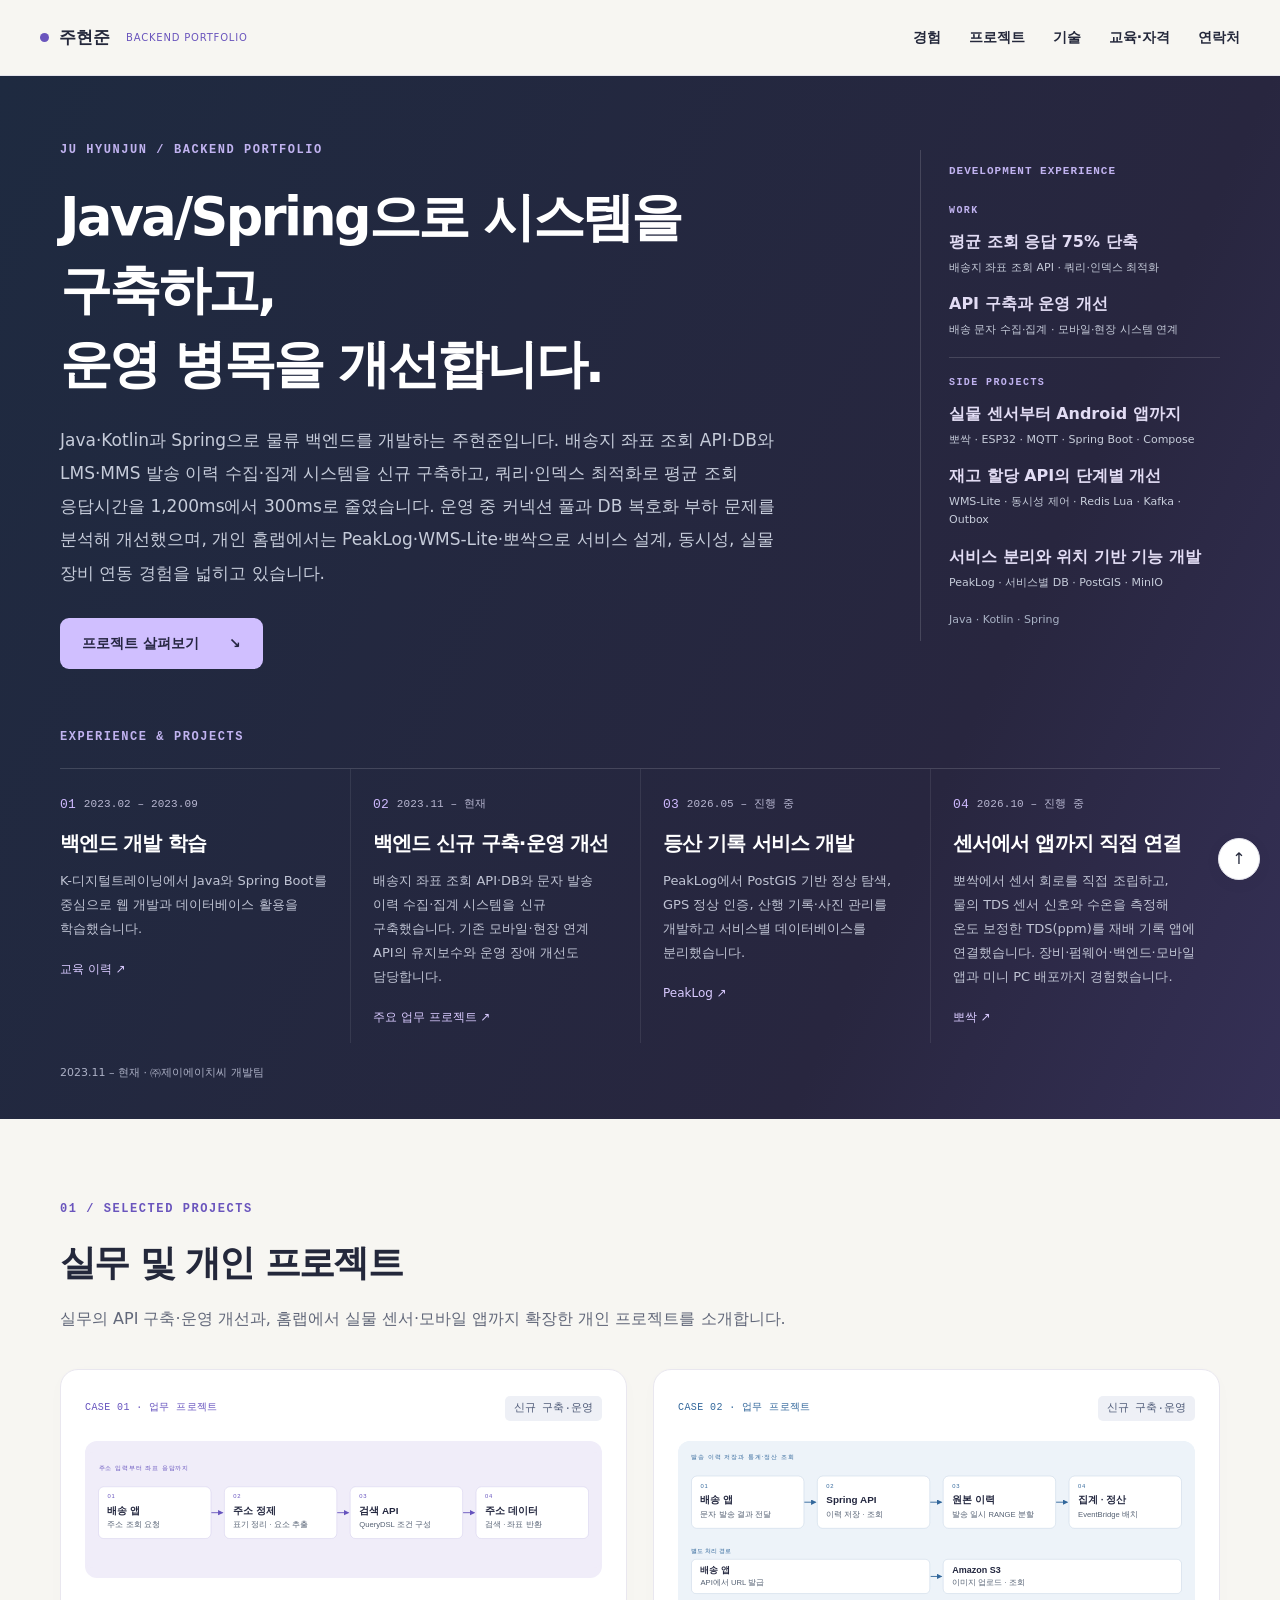
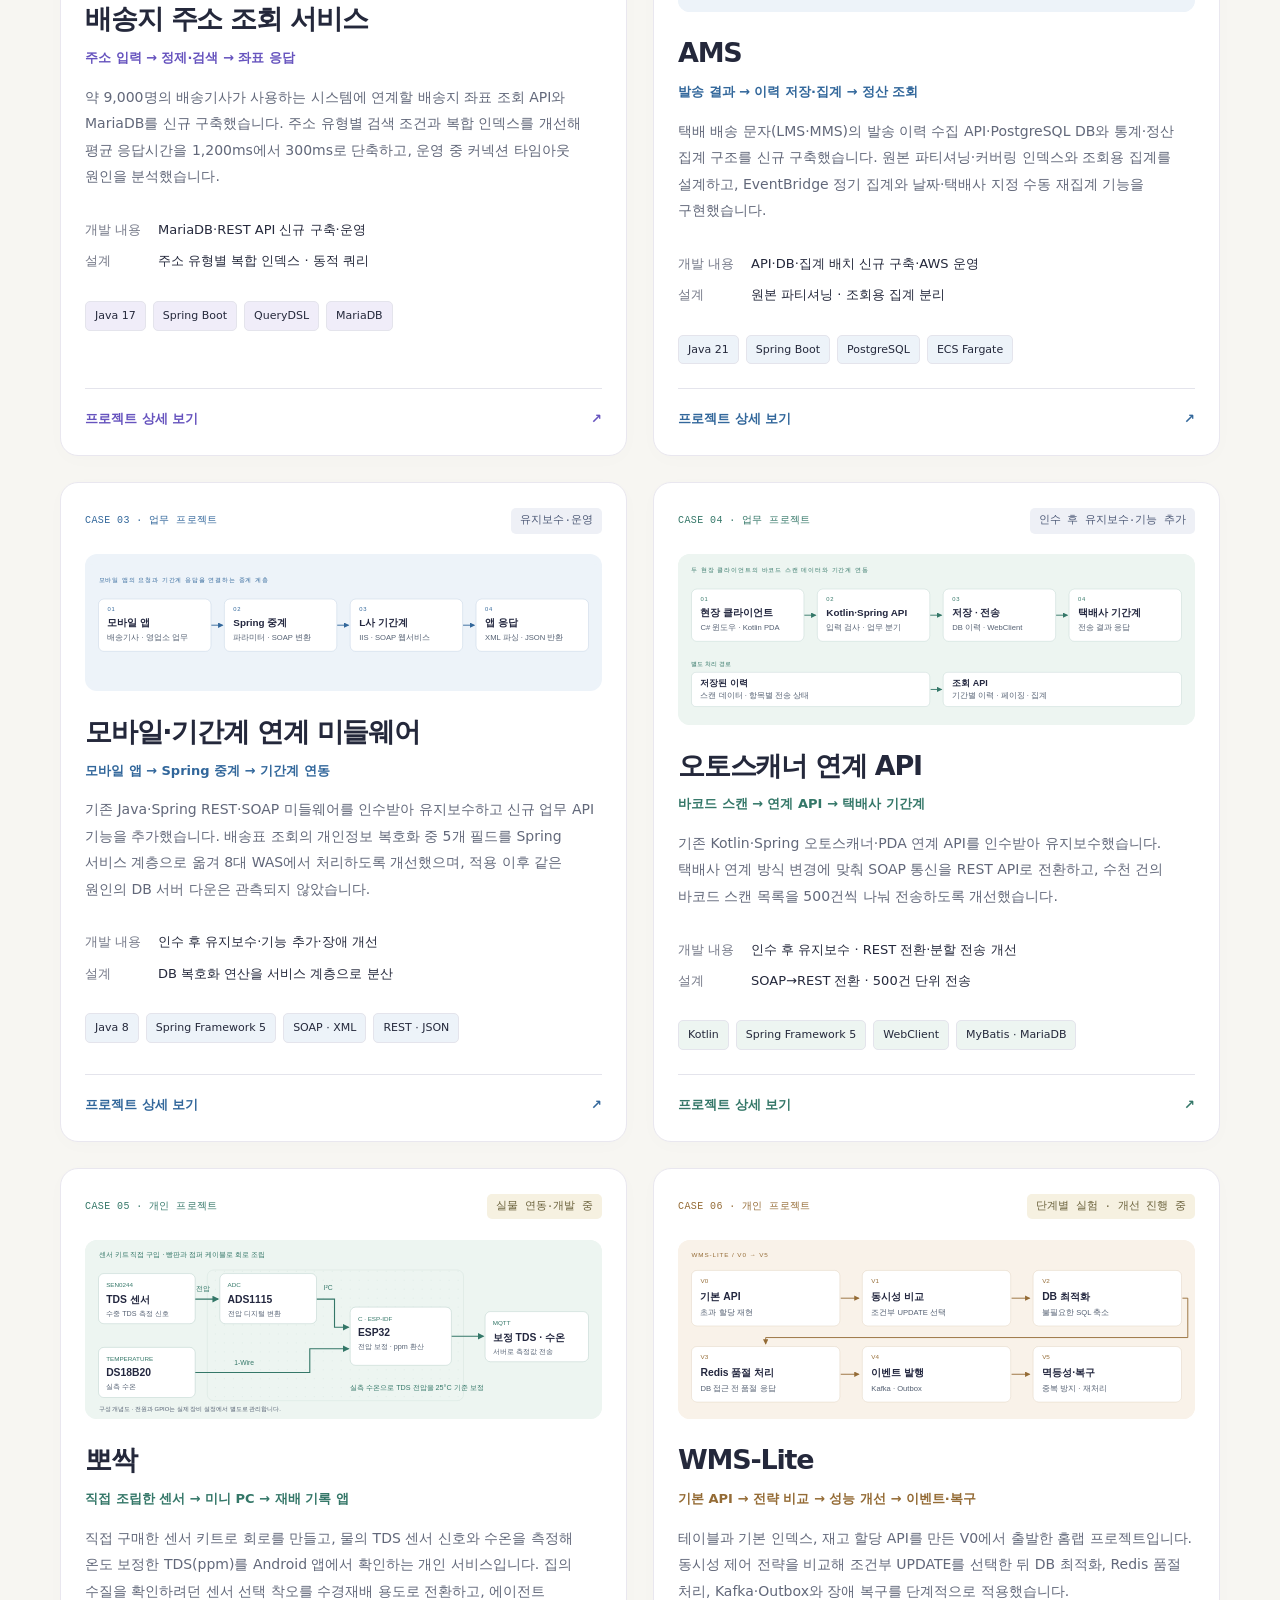
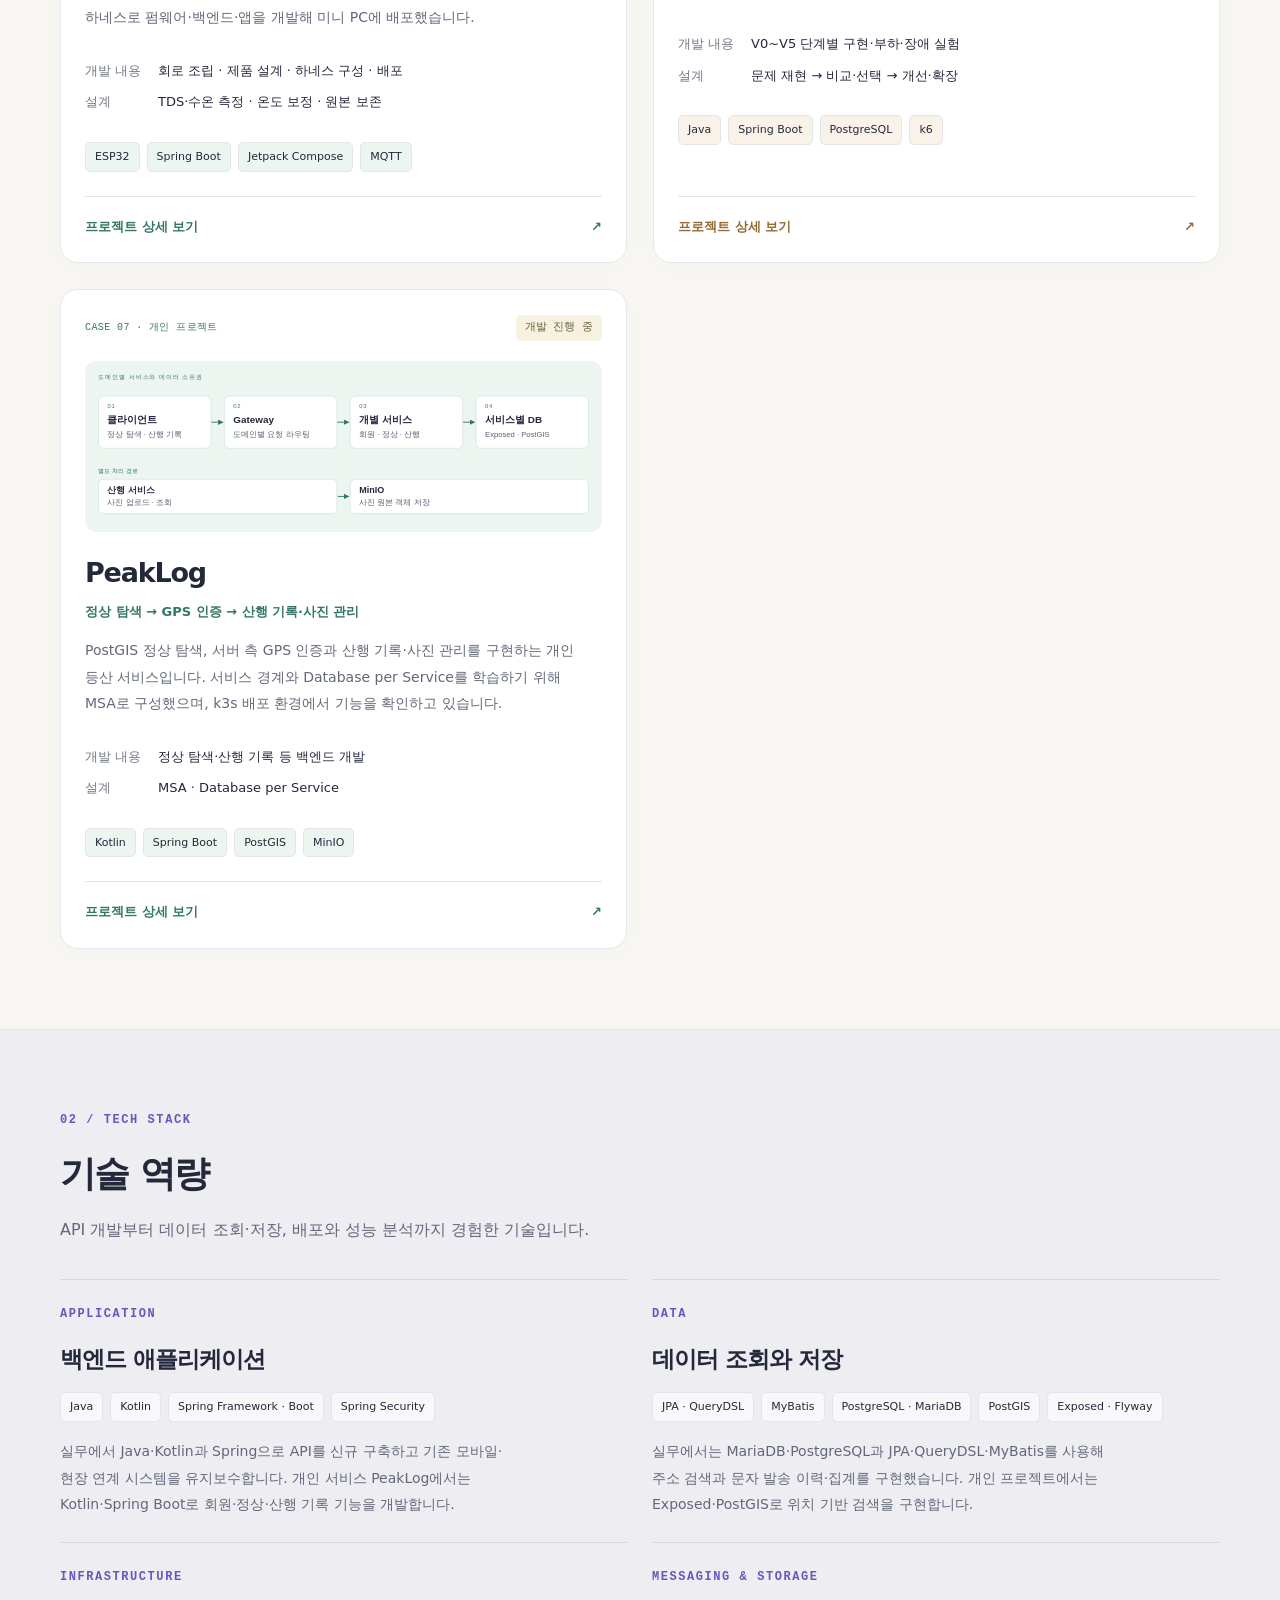
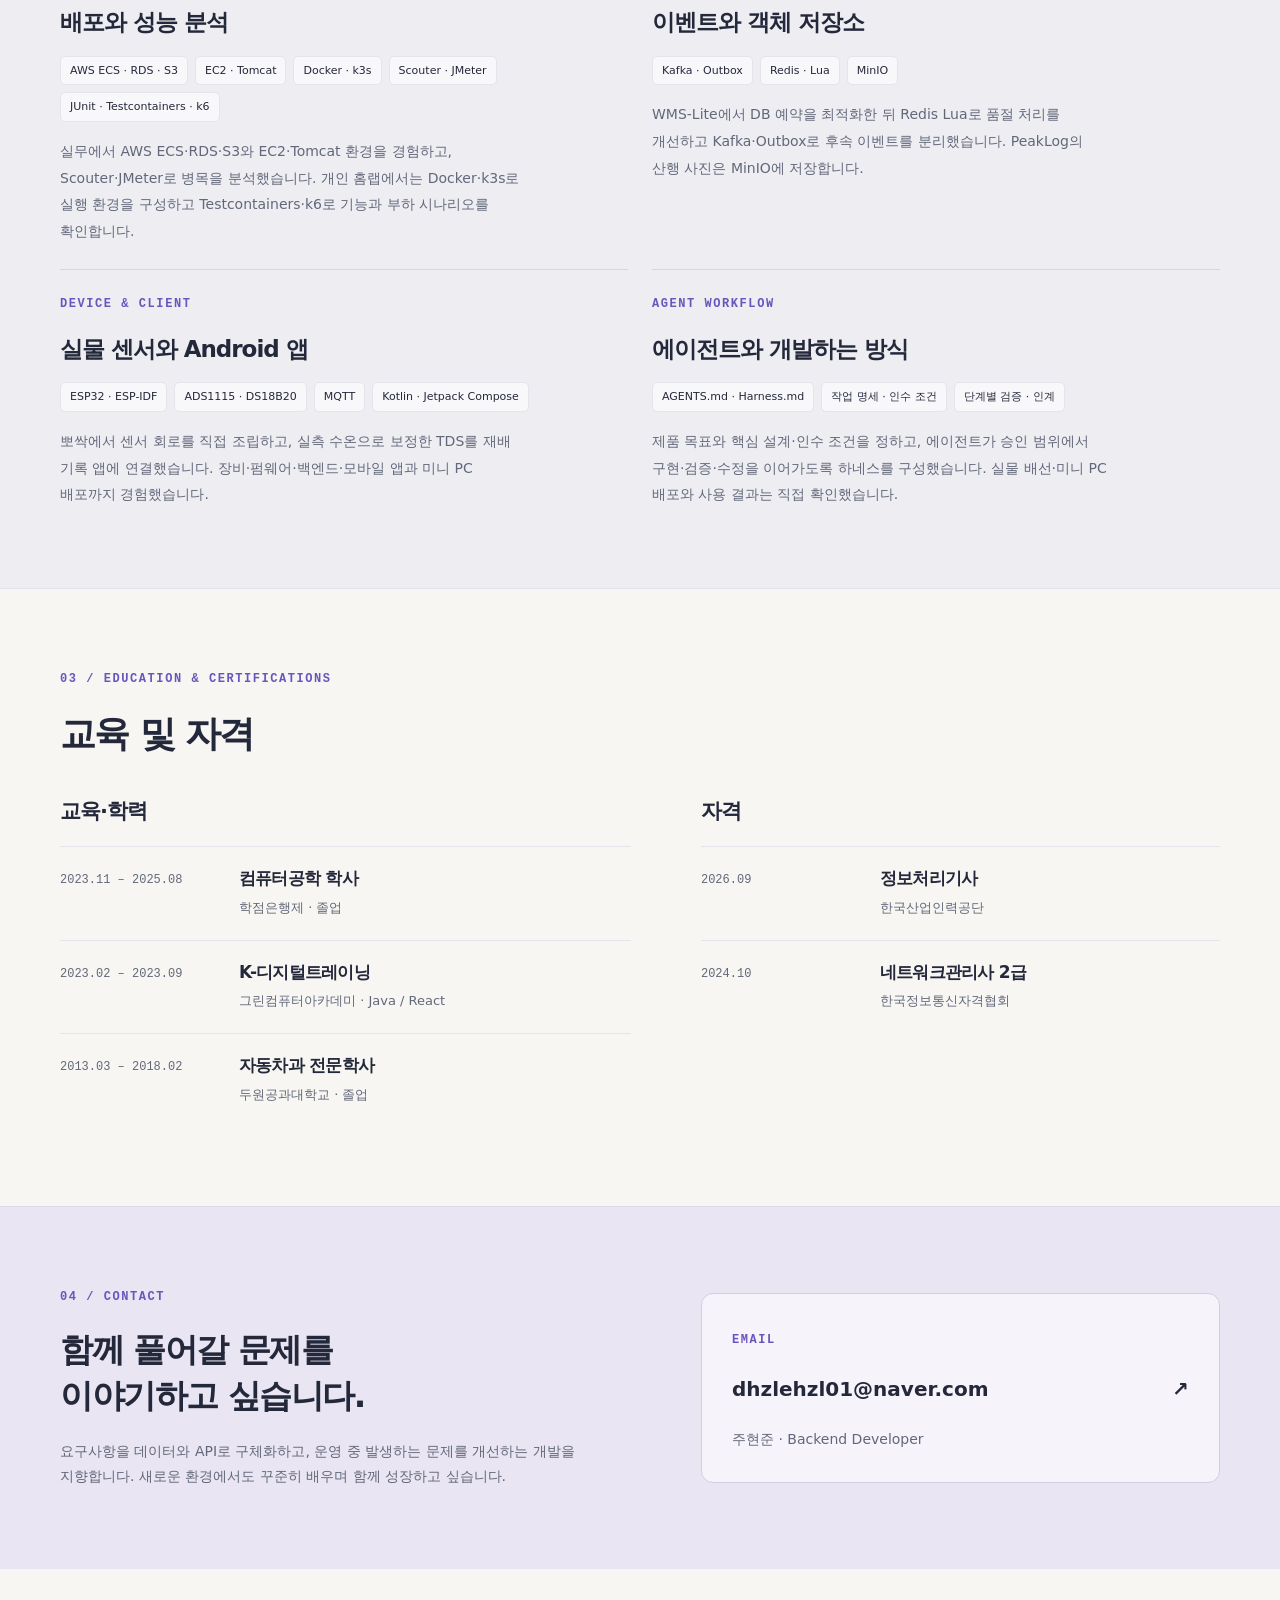
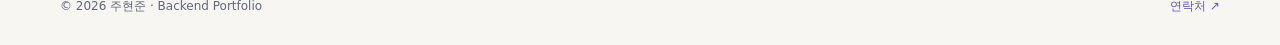
<file: index.html>
<!doctype html>
<html lang="ko" class="home-page"><head><meta charset="utf-8"><meta name="viewport" content="width=device-width, initial-scale=1">
<meta name="description" content="Java·Kotlin과 Spring으로 물류 백엔드를 개발하는 주현준입니다. 배송지 좌표 조회 API·DB와 LMS·MMS 발송 이력 수집·집계 시스템을 신규 구축하고, 쿼리·인덱스 최적화로 평균 조회 응답시간을 1,200ms에서 300ms로 줄였습니다. 운영 중 커넥션 풀과 DB 복호화 부하 문제를 분석해 개선했으며, 개인 홈랩에서는 PeakLog·WMS-Lite·뽀싹으로 서비스 설계, 동시성, 실물 장비 연동 경험을 넓히고 있습니다."><meta name="theme-color" content="#23273f">
<meta property="og:title" content="주현준 | Backend Portfolio"><meta property="og:description" content="Java·Kotlin과 Spring으로 물류 백엔드를 개발하는 주현준입니다. 배송지 좌표 조회 API·DB와 LMS·MMS 발송 이력 수집·집계 시스템을 신규 구축하고, 쿼리·인덱스 최적화로 평균 조회 응답시간을 1,200ms에서 300ms로 줄였습니다. 운영 중 커넥션 풀과 DB 복호화 부하 문제를 분석해 개선했으며, 개인 홈랩에서는 PeakLog·WMS-Lite·뽀싹으로 서비스 설계, 동시성, 실물 장비 연동 경험을 넓히고 있습니다."><meta property="og:type" content="website">
<title>주현준 | Backend Portfolio</title><link rel="icon" type="image/svg+xml" href="assets/favicon.svg">
<link rel="stylesheet" href="assets/style.css"><script src="assets/main.js" defer></script></head>
<body id="top"><a class="skip" href="#main">본문으로 건너뛰기</a>
<header class="site-header"><div class="header-inner">
<a class="brand" href="index.html" aria-label="주현준 포트폴리오 홈"><span class="brand-dot"></span>주현준<span class="brand-sub">BACKEND PORTFOLIO</span></a>
<button class="menu-toggle" type="button" aria-label="메뉴 열기" aria-expanded="false" aria-controls="main-nav">메뉴 <span aria-hidden="true">☰</span></button>
<nav id="main-nav" aria-label="주 메뉴"><a href="index.html#journey">경험</a><a href="index.html#work">프로젝트</a><a href="index.html#stack">기술</a><a href="index.html#credentials">교육·자격</a><a href="index.html#contact">연락처</a></nav></div></header><main id="main"><section class="hero" aria-labelledby="hero-title"><div class="container"><div class="hero-top"><div><p class="eyebrow">JU HYUNJUN / BACKEND PORTFOLIO</p><h1 id="hero-title">Java/Spring으로 시스템을 구축하고,<br>운영 병목을 개선합니다.</h1><p class="hero-intro">Java·Kotlin과 Spring으로 물류 백엔드를 개발하는 주현준입니다. 배송지 좌표 조회 API·DB와 LMS·MMS 발송 이력 수집·집계 시스템을 신규 구축하고, 쿼리·인덱스 최적화로 평균 조회 응답시간을 1,200ms에서 300ms로 줄였습니다. 운영 중 커넥션 풀과 DB 복호화 부하 문제를 분석해 개선했으며, 개인 홈랩에서는 PeakLog·WMS-Lite·뽀싹으로 서비스 설계, 동시성, 실물 장비 연동 경험을 넓히고 있습니다.</p><a class="primary-button" href="#work">프로젝트 살펴보기 <span aria-hidden="true">↘</span></a></div><aside class="hero-aside"><span class="small-label experience-heading">DEVELOPMENT EXPERIENCE</span><section class="hero-experience-group"><h2 class="small-label">WORK</h2><ul class="hero-highlights"><li><strong>평균 조회 응답 75% 단축</strong><span>배송지 좌표 조회 API · 쿼리·인덱스 최적화</span></li><li><strong>API 구축과 운영 개선</strong><span>배송 문자 수집·집계 · 모바일·현장 시스템 연계</span></li></ul></section><section class="hero-experience-group"><h2 class="small-label">SIDE PROJECTS</h2><ul class="hero-highlights"><li><strong>실물 센서부터 Android 앱까지</strong><span>뽀싹 · ESP32 · MQTT · Spring Boot · Compose</span></li><li><strong>재고 할당 API의 단계별 개선</strong><span>WMS-Lite · 동시성 제어 · Redis Lua · Kafka · Outbox</span></li><li><strong>서비스 분리와 위치 기반 기능 개발</strong><span>PeakLog · 서비스별 DB · PostGIS · MinIO</span></li></ul></section><span class="aside-bottom">Java · Kotlin · Spring</span></aside></div>
<div id="journey" class="timeline-wrap"><p class="small-label">EXPERIENCE & PROJECTS</p><ol class="timeline"><li><p class="timeline-date"><span>01</span>2023.02 – 2023.09</p><h2>백엔드 개발 학습</h2><p>K-디지털트레이닝에서 Java와 Spring Boot를 중심으로 웹 개발과 데이터베이스 활용을 학습했습니다.</p><a href="#credentials">교육 이력 <span aria-hidden="true">↗</span></a></li><li><p class="timeline-date"><span>02</span>2023.11 – 현재</p><h2>백엔드 신규 구축·운영 개선</h2><p>배송지 좌표 조회 API·DB와 문자 발송 이력 수집·집계 시스템을 신규 구축했습니다. 기존 모바일·현장 연계 API의 유지보수와 운영 장애 개선도 담당합니다.</p><a href="projects/address.html">주요 업무 프로젝트 <span aria-hidden="true">↗</span></a></li><li><p class="timeline-date"><span>03</span>2026.05 – 진행 중</p><h2>등산 기록 서비스 개발</h2><p>PeakLog에서 PostGIS 기반 정상 탐색, GPS 정상 인증, 산행 기록·사진 관리를 개발하고 서비스별 데이터베이스를 분리했습니다.</p><a href="projects/peaklog.html">PeakLog <span aria-hidden="true">↗</span></a></li><li><p class="timeline-date"><span>04</span>2026.10 – 진행 중</p><h2>센서에서 앱까지 직접 연결</h2><p>뽀싹에서 센서 회로를 직접 조립하고, 물의 TDS 센서 신호와 수온을 측정해 온도 보정한 TDS(ppm)를 재배 기록 앱에 연결했습니다. 장비·펌웨어·백엔드·모바일 앱과 미니 PC 배포까지 경험했습니다.</p><a href="projects/ppossak.html">뽀싹 <span aria-hidden="true">↗</span></a></li></ol><p class="hero-footnote">2023.11 – 현재 · ㈜제이에이치씨 개발팀</p></div></div></section>
<section class="section container" id="work"><p class="eyebrow">01 / SELECTED PROJECTS</p><h2>실무 및 개인 프로젝트</h2><p class="section-intro">실무의 API 구축·운영 개선과, 홈랩에서 실물 센서·모바일 앱까지 확장한 개인 프로젝트를 소개합니다.</p><div class="project-grid"><a class="project-card theme-violet" href="projects/address.html" aria-label="배송지 주소 조회 서비스 상세 보기"><div class="card-top"><span>CASE 01 · 업무 프로젝트</span><span class="status status-done">신규 구축·운영</span></div>
<div class="card-art"><img src="assets/address-overview.svg" alt="주소 입력 → 정제·검색 → 좌표 응답" width="1150" height="260" loading="lazy"></div><div class="card-body"><h3>배송지 주소 조회 서비스</h3><p class="card-flow">주소 입력 → 정제·검색 → 좌표 응답</p><p>약 9,000명의 배송기사가 사용하는 시스템에 연계할 배송지 좌표 조회 API와 MariaDB를 신규 구축했습니다. 주소 유형별 검색 조건과 복합 인덱스를 개선해 평균 응답시간을 1,200ms에서 300ms로 단축하고, 운영 중 커넥션 타임아웃 원인을 분석했습니다.</p><dl><div><dt>개발 내용</dt><dd>MariaDB·REST API 신규 구축·운영</dd></div><div><dt>설계</dt><dd>주소 유형별 복합 인덱스 · 동적 쿼리</dd></div></dl><ul class="tags" aria-label="사용 기술"><li>Java 17</li><li>Spring Boot</li><li>QueryDSL</li><li>MariaDB</li></ul><div class="card-link">프로젝트 상세 보기 <span aria-hidden="true">↗</span></div></div></a><a class="project-card theme-blue" href="projects/ams.html" aria-label="AMS 상세 보기"><div class="card-top"><span>CASE 02 · 업무 프로젝트</span><span class="status status-done">신규 구축·운영</span></div>
<div class="card-art"><img src="assets/ams-overview.svg" alt="발송 결과 → 이력 저장·집계 → 정산 조회" width="1150" height="260" loading="lazy"></div><div class="card-body"><h3>AMS</h3><p class="card-flow">발송 결과 → 이력 저장·집계 → 정산 조회</p><p>택배 배송 문자(LMS·MMS)의 발송 이력 수집 API·PostgreSQL DB와 통계·정산 집계 구조를 신규 구축했습니다. 원본 파티셔닝·커버링 인덱스와 조회용 집계를 설계하고, EventBridge 정기 집계와 날짜·택배사 지정 수동 재집계 기능을 구현했습니다.</p><dl><div><dt>개발 내용</dt><dd>API·DB·집계 배치 신규 구축·AWS 운영</dd></div><div><dt>설계</dt><dd>원본 파티셔닝 · 조회용 집계 분리</dd></div></dl><ul class="tags" aria-label="사용 기술"><li>Java 21</li><li>Spring Boot</li><li>PostgreSQL</li><li>ECS Fargate</li></ul><div class="card-link">프로젝트 상세 보기 <span aria-hidden="true">↗</span></div></div></a><a class="project-card theme-blue" href="projects/mobile-middleware.html" aria-label="모바일·기간계 연계 미들웨어 상세 보기"><div class="card-top"><span>CASE 03 · 업무 프로젝트</span><span class="status status-done">유지보수·운영</span></div>
<div class="card-art"><img src="assets/mobile-middleware-overview.svg" alt="모바일 앱 → Spring 중계 → 기간계 연동" width="1150" height="260" loading="lazy"></div><div class="card-body"><h3>모바일·기간계 연계 미들웨어</h3><p class="card-flow">모바일 앱 → Spring 중계 → 기간계 연동</p><p>기존 Java·Spring REST·SOAP 미들웨어를 인수받아 유지보수하고 신규 업무 API 기능을 추가했습니다. 배송표 조회의 개인정보 복호화 중 5개 필드를 Spring 서비스 계층으로 옮겨 8대 WAS에서 처리하도록 개선했으며, 적용 이후 같은 원인의 DB 서버 다운은 관측되지 않았습니다.</p><dl><div><dt>개발 내용</dt><dd>인수 후 유지보수·기능 추가·장애 개선</dd></div><div><dt>설계</dt><dd>DB 복호화 연산을 서비스 계층으로 분산</dd></div></dl><ul class="tags" aria-label="사용 기술"><li>Java 8</li><li>Spring Framework 5</li><li>SOAP · XML</li><li>REST · JSON</li></ul><div class="card-link">프로젝트 상세 보기 <span aria-hidden="true">↗</span></div></div></a><a class="project-card theme-green" href="projects/scanner-api.html" aria-label="오토스캐너 연계 API 상세 보기"><div class="card-top"><span>CASE 04 · 업무 프로젝트</span><span class="status status-done">인수 후 유지보수·기능 추가</span></div>
<div class="card-art"><img src="assets/scanner-api-overview.svg" alt="바코드 스캔 → 연계 API → 택배사 기간계" width="1150" height="260" loading="lazy"></div><div class="card-body"><h3>오토스캐너 연계 API</h3><p class="card-flow">바코드 스캔 → 연계 API → 택배사 기간계</p><p>기존 Kotlin·Spring 오토스캐너·PDA 연계 API를 인수받아 유지보수했습니다. 택배사 연계 방식 변경에 맞춰 SOAP 통신을 REST API로 전환하고, 수천 건의 바코드 스캔 목록을 500건씩 나눠 전송하도록 개선했습니다.</p><dl><div><dt>개발 내용</dt><dd>인수 후 유지보수 · REST 전환·분할 전송 개선</dd></div><div><dt>설계</dt><dd>SOAP→REST 전환 · 500건 단위 전송</dd></div></dl><ul class="tags" aria-label="사용 기술"><li>Kotlin</li><li>Spring Framework 5</li><li>WebClient</li><li>MyBatis · MariaDB</li></ul><div class="card-link">프로젝트 상세 보기 <span aria-hidden="true">↗</span></div></div></a><a class="project-card theme-green" href="projects/ppossak.html" aria-label="뽀싹 상세 보기"><div class="card-top"><span>CASE 05 · 개인 프로젝트</span><span class="status status-experiment">실물 연동·개발 중</span></div>
<div class="card-art"><img src="assets/ppossak-hardware.svg" alt="직접 조립한 센서 → 미니 PC → 재배 기록 앱" width="1150" height="260" loading="lazy"></div><div class="card-body"><h3>뽀싹</h3><p class="card-flow">직접 조립한 센서 → 미니 PC → 재배 기록 앱</p><p>직접 구매한 센서 키트로 회로를 만들고, 물의 TDS 센서 신호와 수온을 측정해 온도 보정한 TDS(ppm)를 Android 앱에서 확인하는 개인 서비스입니다. 집의 수질을 확인하려던 센서 선택 착오를 수경재배 용도로 전환하고, 에이전트 하네스로 펌웨어·백엔드·앱을 개발해 미니 PC에 배포했습니다.</p><dl><div><dt>개발 내용</dt><dd>회로 조립 · 제품 설계 · 하네스 구성 · 배포</dd></div><div><dt>설계</dt><dd>TDS·수온 측정 · 온도 보정 · 원본 보존</dd></div></dl><ul class="tags" aria-label="사용 기술"><li>ESP32</li><li>Spring Boot</li><li>Jetpack Compose</li><li>MQTT</li></ul><div class="card-link">프로젝트 상세 보기 <span aria-hidden="true">↗</span></div></div></a><a class="project-card theme-amber" href="projects/wms-lite.html" aria-label="WMS-Lite 상세 보기"><div class="card-top"><span>CASE 06 · 개인 프로젝트</span><span class="status status-experiment">단계별 실험 · 개선 진행 중</span></div>
<div class="card-art"><img src="assets/wms-lite-evolution.svg" alt="기본 API → 전략 비교 → 성능 개선 → 이벤트·복구" width="1150" height="400" loading="lazy"></div><div class="card-body"><h3>WMS-Lite</h3><p class="card-flow">기본 API → 전략 비교 → 성능 개선 → 이벤트·복구</p><p>테이블과 기본 인덱스, 재고 할당 API를 만든 V0에서 출발한 홈랩 프로젝트입니다. 동시성 제어 전략을 비교해 조건부 UPDATE를 선택한 뒤 DB 최적화, Redis 품절 처리, Kafka·Outbox와 장애 복구를 단계적으로 적용했습니다.</p><dl><div><dt>개발 내용</dt><dd>V0~V5 단계별 구현·부하·장애 실험</dd></div><div><dt>설계</dt><dd>문제 재현 → 비교·선택 → 개선·확장</dd></div></dl><ul class="tags" aria-label="사용 기술"><li>Java</li><li>Spring Boot</li><li>PostgreSQL</li><li>k6</li></ul><div class="card-link">프로젝트 상세 보기 <span aria-hidden="true">↗</span></div></div></a><a class="project-card theme-green" href="projects/peaklog.html" aria-label="PeakLog 상세 보기"><div class="card-top"><span>CASE 07 · 개인 프로젝트</span><span class="status status-experiment">개발 진행 중</span></div>
<div class="card-art"><img src="assets/peaklog-overview.svg" alt="정상 탐색 → GPS 인증 → 산행 기록·사진 관리" width="1150" height="260" loading="lazy"></div><div class="card-body"><h3>PeakLog</h3><p class="card-flow">정상 탐색 → GPS 인증 → 산행 기록·사진 관리</p><p>PostGIS 정상 탐색, 서버 측 GPS 인증과 산행 기록·사진 관리를 구현하는 개인 등산 서비스입니다. 서비스 경계와 Database per Service를 학습하기 위해 MSA로 구성했으며, k3s 배포 환경에서 기능을 확인하고 있습니다.</p><dl><div><dt>개발 내용</dt><dd>정상 탐색·산행 기록 등 백엔드 개발</dd></div><div><dt>설계</dt><dd>MSA · Database per Service</dd></div></dl><ul class="tags" aria-label="사용 기술"><li>Kotlin</li><li>Spring Boot</li><li>PostGIS</li><li>MinIO</li></ul><div class="card-link">프로젝트 상세 보기 <span aria-hidden="true">↗</span></div></div></a></div></section>
<section class="section stack-section" id="stack"><div class="container"><p class="eyebrow">02 / TECH STACK</p><h2>기술 역량</h2><p class="section-intro">API 개발부터 데이터 조회·저장, 배포와 성능 분석까지 경험한 기술입니다.</p><div class="stack-grid"><article class="stack-card"><p class="eyebrow">APPLICATION</p><h3>백엔드 애플리케이션</h3><ul class="tags" aria-label="사용 기술"><li>Java</li><li>Kotlin</li><li>Spring Framework · Boot</li><li>Spring Security</li></ul><p>실무에서 Java·Kotlin과 Spring으로 API를 신규 구축하고 기존 모바일·현장 연계 시스템을 유지보수합니다. 개인 서비스 PeakLog에서는 Kotlin·Spring Boot로 회원·정상·산행 기록 기능을 개발합니다.</p></article><article class="stack-card"><p class="eyebrow">DATA</p><h3>데이터 조회와 저장</h3><ul class="tags" aria-label="사용 기술"><li>JPA · QueryDSL</li><li>MyBatis</li><li>PostgreSQL · MariaDB</li><li>PostGIS</li><li>Exposed · Flyway</li></ul><p>실무에서는 MariaDB·PostgreSQL과 JPA·QueryDSL·MyBatis를 사용해 주소 검색과 문자 발송 이력·집계를 구현했습니다. 개인 프로젝트에서는 Exposed·PostGIS로 위치 기반 검색을 구현합니다.</p></article><article class="stack-card"><p class="eyebrow">INFRASTRUCTURE</p><h3>배포와 성능 분석</h3><ul class="tags" aria-label="사용 기술"><li>AWS ECS · RDS · S3</li><li>EC2 · Tomcat</li><li>Docker · k3s</li><li>Scouter · JMeter</li><li>JUnit · Testcontainers · k6</li></ul><p>실무에서 AWS ECS·RDS·S3와 EC2·Tomcat 환경을 경험하고, Scouter·JMeter로 병목을 분석했습니다. 개인 홈랩에서는 Docker·k3s로 실행 환경을 구성하고 Testcontainers·k6로 기능과 부하 시나리오를 확인합니다.</p></article><article class="stack-card"><p class="eyebrow">MESSAGING &amp; STORAGE</p><h3>이벤트와 객체 저장소</h3><ul class="tags" aria-label="사용 기술"><li>Kafka · Outbox</li><li>Redis · Lua</li><li>MinIO</li></ul><p>WMS-Lite에서 DB 예약을 최적화한 뒤 Redis Lua로 품절 처리를 개선하고 Kafka·Outbox로 후속 이벤트를 분리했습니다. PeakLog의 산행 사진은 MinIO에 저장합니다.</p></article><article class="stack-card"><p class="eyebrow">DEVICE &amp; CLIENT</p><h3>실물 센서와 Android 앱</h3><ul class="tags" aria-label="사용 기술"><li>ESP32 · ESP-IDF</li><li>ADS1115 · DS18B20</li><li>MQTT</li><li>Kotlin · Jetpack Compose</li></ul><p>뽀싹에서 센서 회로를 직접 조립하고, 실측 수온으로 보정한 TDS를 재배 기록 앱에 연결했습니다. 장비·펌웨어·백엔드·모바일 앱과 미니 PC 배포까지 경험했습니다.</p></article><article class="stack-card"><p class="eyebrow">AGENT WORKFLOW</p><h3>에이전트와 개발하는 방식</h3><ul class="tags" aria-label="사용 기술"><li>AGENTS.md · Harness.md</li><li>작업 명세 · 인수 조건</li><li>단계별 검증 · 인계</li></ul><p>제품 목표와 핵심 설계·인수 조건을 정하고, 에이전트가 승인 범위에서 구현·검증·수정을 이어가도록 하네스를 구성했습니다. 실물 배선·미니 PC 배포와 사용 결과는 직접 확인했습니다.</p></article></div></div></section>
<section class="section container" id="credentials"><p class="eyebrow">03 / EDUCATION &amp; CERTIFICATIONS</p><h2>교육 및 자격</h2><div class="credentials-grid"><article><h3>교육·학력</h3><ul class="credential-list"><li><span>2023.11 – 2025.08</span><div><h4>컴퓨터공학 학사</h4><p>학점은행제 · 졸업</p></div></li><li><span>2023.02 – 2023.09</span><div><h4>K-디지털트레이닝</h4><p>그린컴퓨터아카데미 · Java / React</p></div></li><li><span>2013.03 – 2018.02</span><div><h4>자동차과 전문학사</h4><p>두원공과대학교 · 졸업</p></div></li></ul></article><article><h3>자격</h3><ul class="credential-list"><li><span>2026.09</span><div><h4>정보처리기사</h4><p>한국산업인력공단</p></div></li><li><span>2024.10</span><div><h4>네트워크관리사 2급</h4><p>한국정보통신자격협회</p></div></li></ul></article></div></section>
<section class="section contact-section" id="contact"><div class="container contact-inner"><div><p class="eyebrow">04 / CONTACT</p><h2>함께 풀어갈 문제를<br>이야기하고 싶습니다.</h2><p>요구사항을 데이터와 API로 구체화하고, 운영 중 발생하는 문제를 개선하는 개발을 지향합니다. 새로운 환경에서도 꾸준히 배우며 함께 성장하고 싶습니다.</p></div><div class="contact-card"><span class="small-label">EMAIL</span><a href="mailto:dhzlehzl01@naver.com">dhzlehzl01@naver.com <span aria-hidden="true">↗</span></a><p>주현준 · Backend Developer</p></div></div></section></main><footer><div class="container footer-inner"><p>© 2026 주현준 <span>· Backend Portfolio</span></p><a href="index.html#contact">연락처 ↗</a></div></footer>
<a class="to-top" href="#top" aria-label="맨 위로">↑</a></body></html>
</file>
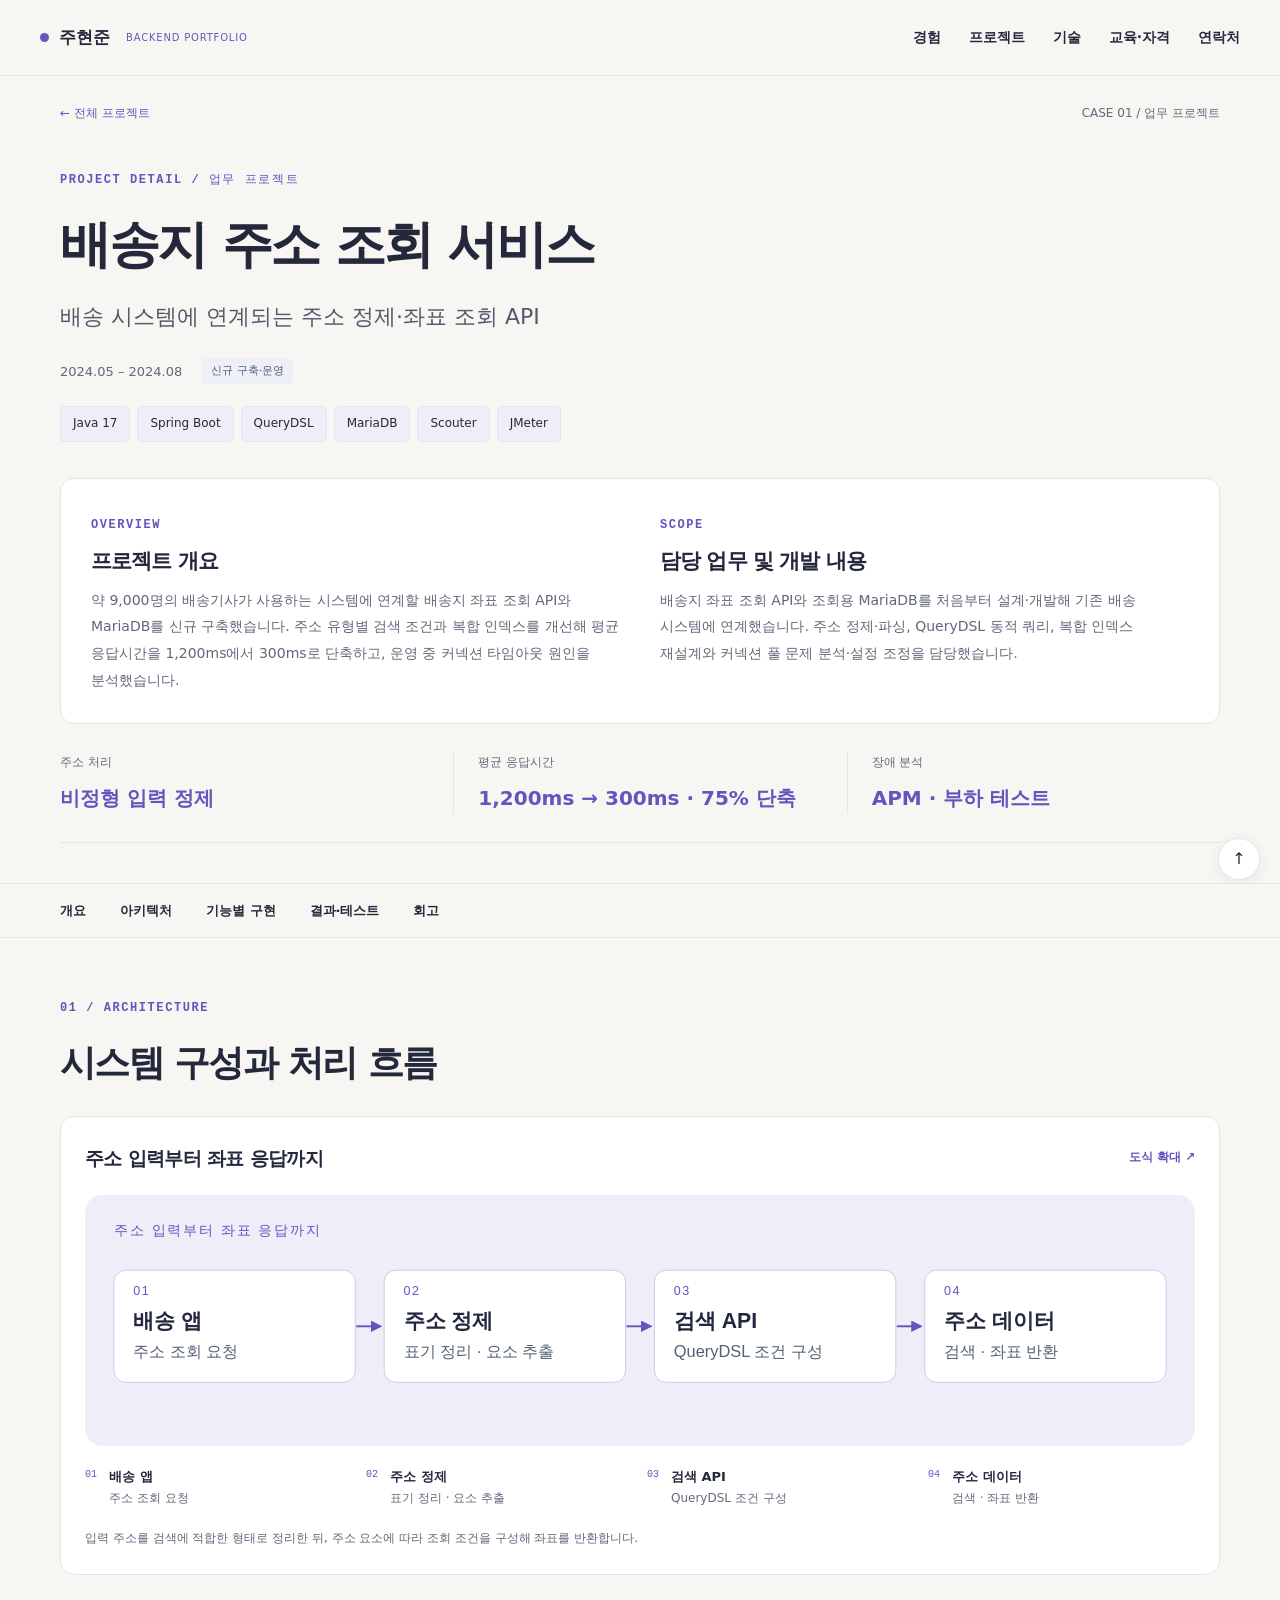
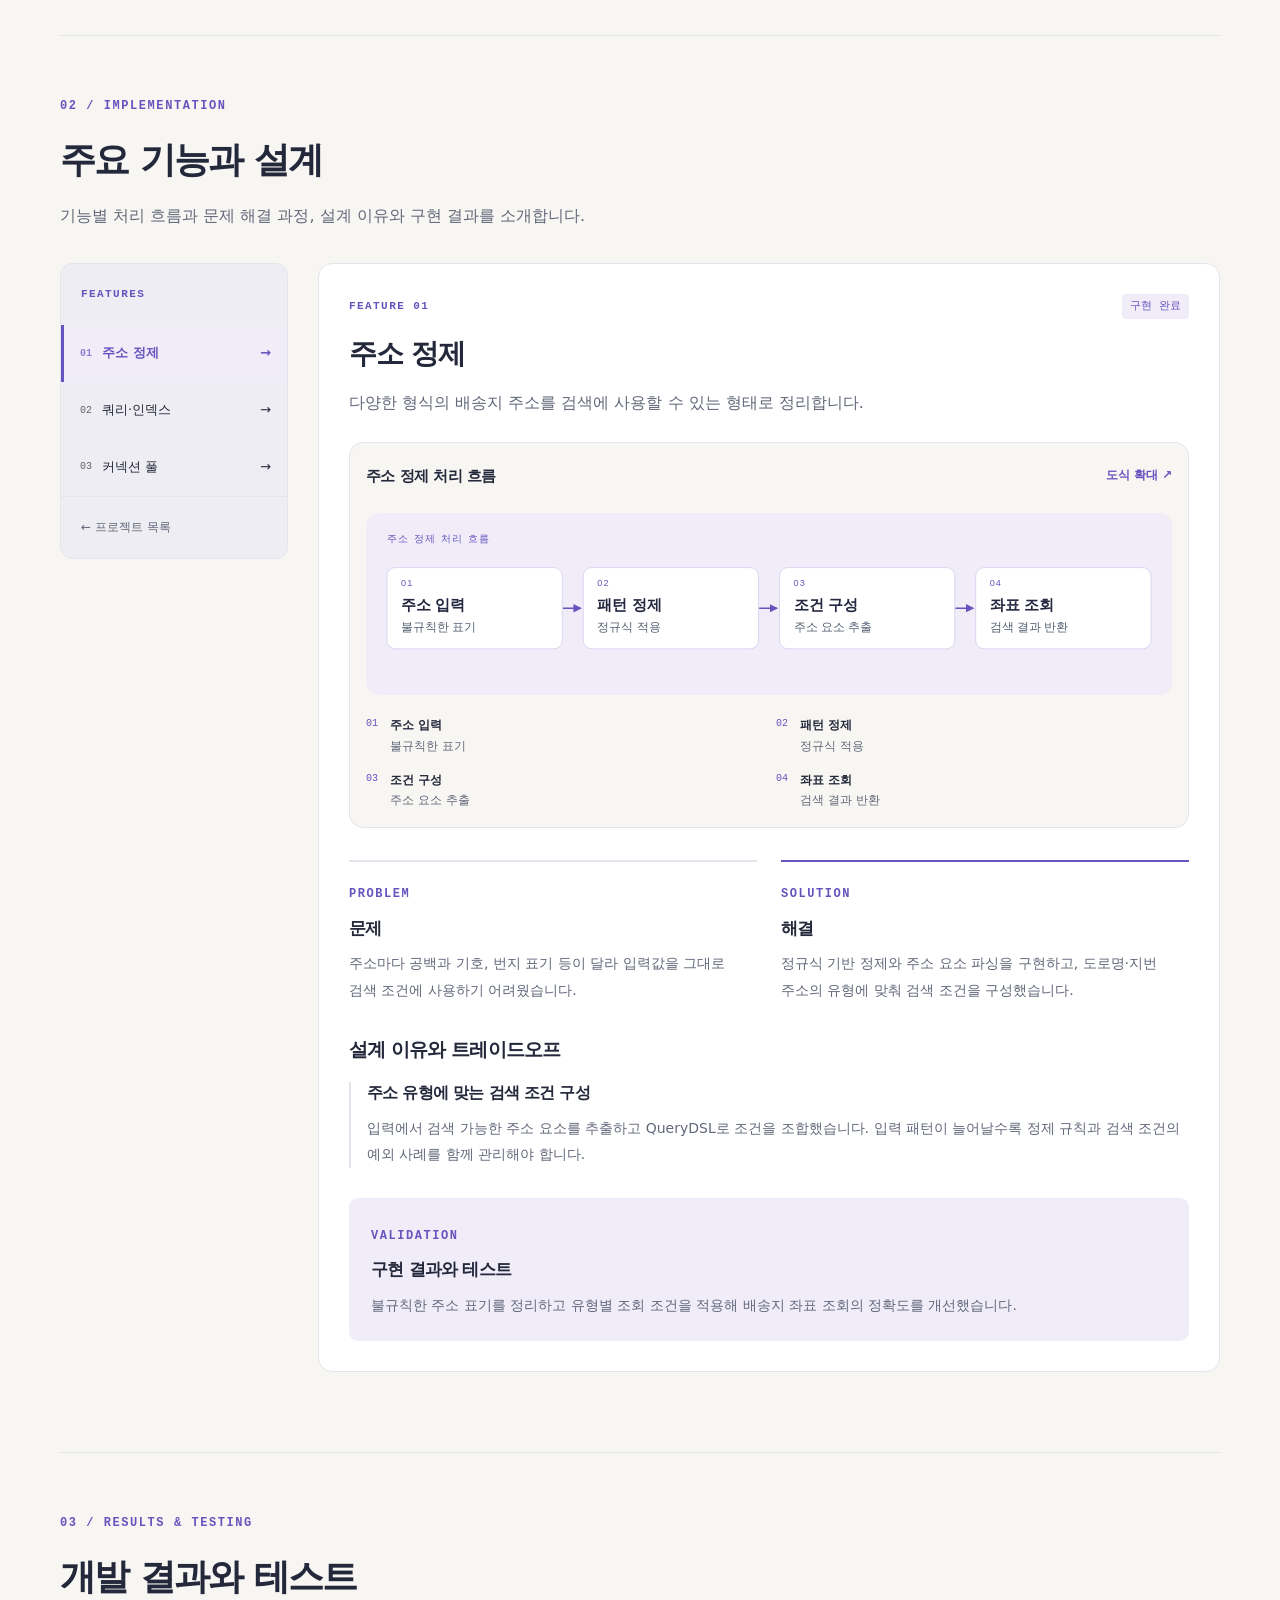
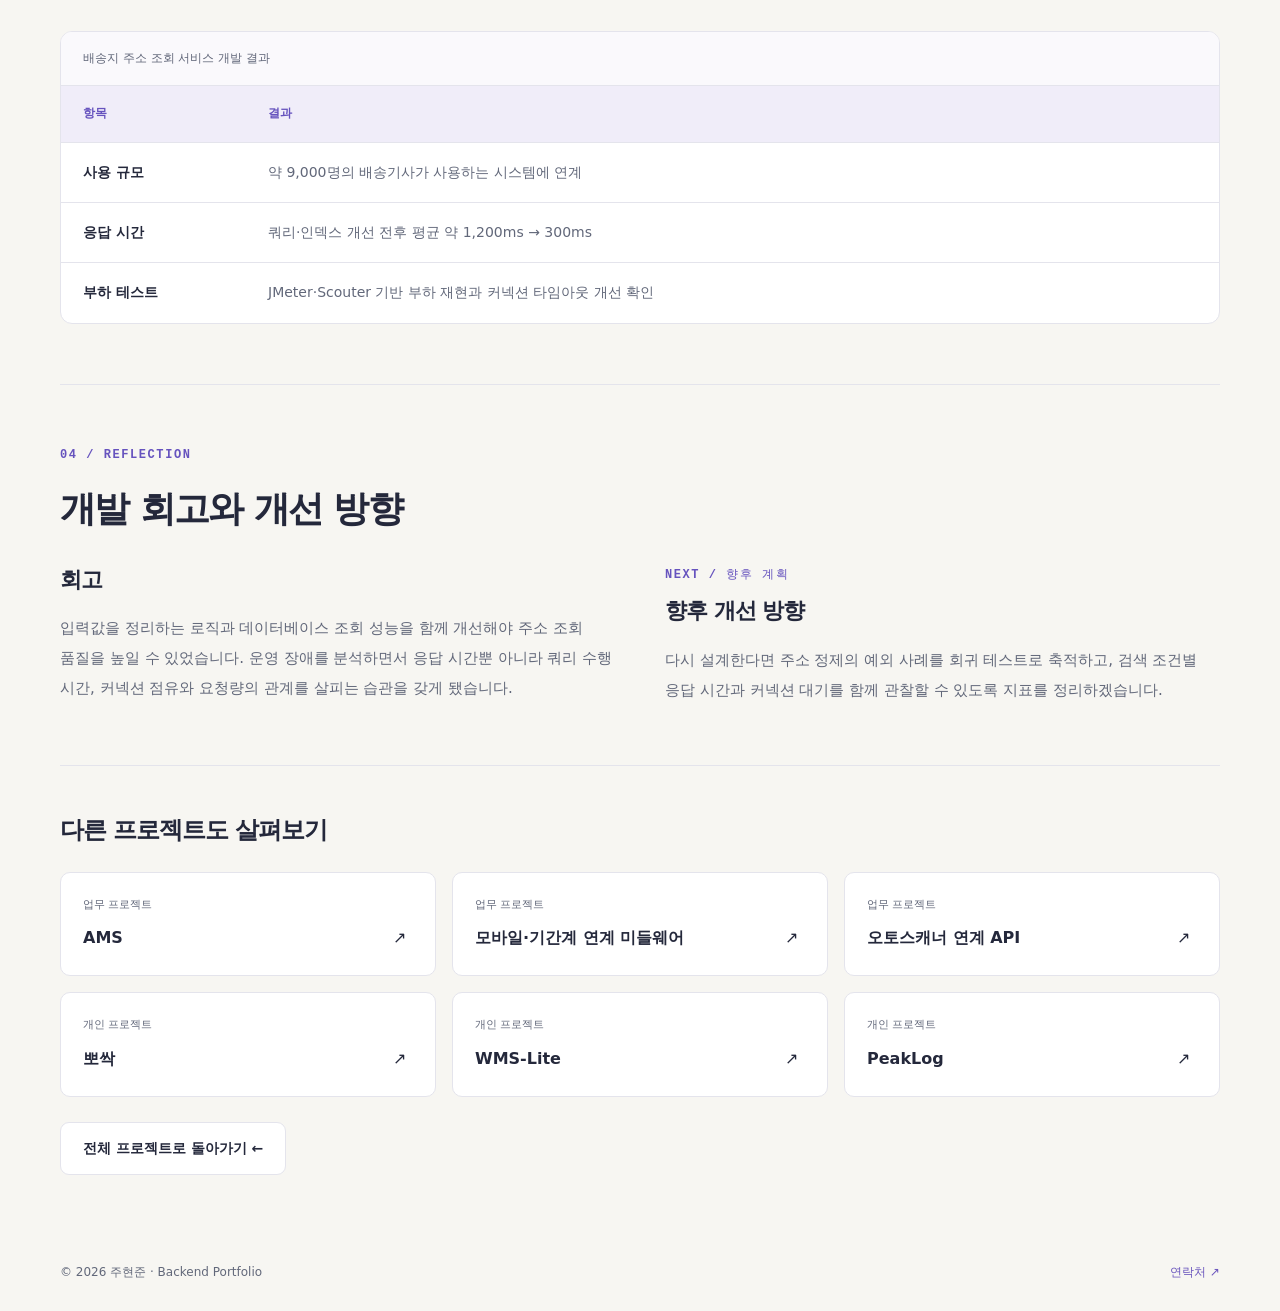
<file: projects/address.html>
<!doctype html>
<html lang="ko" class="project-page"><head><meta charset="utf-8"><meta name="viewport" content="width=device-width, initial-scale=1">
<meta name="description" content="배송 시스템에 연계되는 주소 정제·좌표 조회 API"><meta name="theme-color" content="#23273f">
<meta property="og:title" content="배송지 주소 조회 서비스 | 주현준"><meta property="og:description" content="배송 시스템에 연계되는 주소 정제·좌표 조회 API"><meta property="og:type" content="website">
<title>배송지 주소 조회 서비스 | 주현준</title><link rel="icon" type="image/svg+xml" href="../assets/favicon.svg">
<link rel="stylesheet" href="../assets/style.css"><script src="../assets/main.js" defer></script></head>
<body id="top"><a class="skip" href="#main">본문으로 건너뛰기</a>
<header class="site-header"><div class="header-inner">
<a class="brand" href="../index.html" aria-label="주현준 포트폴리오 홈"><span class="brand-dot"></span>주현준<span class="brand-sub">BACKEND PORTFOLIO</span></a>
<button class="menu-toggle" type="button" aria-label="메뉴 열기" aria-expanded="false" aria-controls="main-nav">메뉴 <span aria-hidden="true">☰</span></button>
<nav id="main-nav" aria-label="주 메뉴"><a href="../index.html#journey">경험</a><a href="../index.html#work">프로젝트</a><a href="../index.html#stack">기술</a><a href="../index.html#credentials">교육·자격</a><a href="../index.html#contact">연락처</a></nav></div></header><main id="main" class="detail theme-violet"><div class="container"><div class="breadcrumb"><a href="../index.html#work">← 전체 프로젝트</a><span>CASE 01 / 업무 프로젝트</span></div><section class="detail-hero" id="overview"><p class="eyebrow">PROJECT DETAIL / 업무 프로젝트</p><h1>배송지 주소 조회 서비스</h1><p class="detail-subtitle">배송 시스템에 연계되는 주소 정제·좌표 조회 API</p><p class="project-meta"><span>2024.05 – 2024.08</span><span class="status status-done">신규 구축·운영</span></p><ul class="tags" aria-label="사용 기술"><li>Java 17</li><li>Spring Boot</li><li>QueryDSL</li><li>MariaDB</li><li>Scouter</li><li>JMeter</li></ul>
<div class="snapshot"><div><span class="small-label">OVERVIEW</span><h2>프로젝트 개요</h2><p>약 9,000명의 배송기사가 사용하는 시스템에 연계할 배송지 좌표 조회 API와 MariaDB를 신규 구축했습니다. 주소 유형별 검색 조건과 복합 인덱스를 개선해 평균 응답시간을 1,200ms에서 300ms로 단축하고, 운영 중 커넥션 타임아웃 원인을 분석했습니다.</p></div><div><span class="small-label">SCOPE</span><h2>담당 업무 및 개발 내용</h2><p>배송지 좌표 조회 API와 조회용 MariaDB를 처음부터 설계·개발해 기존 배송 시스템에 연계했습니다. 주소 정제·파싱, QueryDSL 동적 쿼리, 복합 인덱스 재설계와 커넥션 풀 문제 분석·설정 조정을 담당했습니다.</p></div></div><dl class="metrics"><div><dt>주소 처리</dt><dd>비정형 입력 정제</dd></div><div><dt>평균 응답시간</dt><dd>1,200ms → 300ms · 75% 단축</dd></div><div><dt>장애 분석</dt><dd>APM · 부하 테스트</dd></div></dl></section></div>
<nav class="detail-nav" aria-label="프로젝트 목차"><div class="container"><a href="#overview">개요</a><a href="#architecture">아키텍처</a><a href="#features">기능별 구현</a><a href="#verification">결과·테스트</a><a href="#reflection">회고</a></div></nav>
<div class="container"><section class="detail-section" id="architecture"><p class="eyebrow">01 / ARCHITECTURE</p><h2>시스템 구성과 처리 흐름</h2><figure class="diagram"><div class="figure-heading"><h3>주소 입력부터 좌표 응답까지</h3><button type="button" class="zoom-link" data-zoom="../assets/address-overview.svg" data-title="주소 입력부터 좌표 응답까지">도식 확대 <span aria-hidden="true">↗</span></button></div>
<button class="diagram-open" type="button" data-zoom="../assets/address-overview.svg" data-title="주소 입력부터 좌표 응답까지" aria-label="주소 입력부터 좌표 응답까지 도식 확대"><img src="../assets/address-overview.svg" alt="주소 입력부터 좌표 응답까지" loading="lazy" width="1150" height="260"></button><ol class="flow-text"><li><strong>배송 앱</strong><span>주소 조회 요청</span></li><li><strong>주소 정제</strong><span>표기 정리 · 요소 추출</span></li><li><strong>검색 API</strong><span>QueryDSL 조건 구성</span></li><li><strong>주소 데이터</strong><span>검색 · 좌표 반환</span></li></ol><figcaption>입력 주소를 검색에 적합한 형태로 정리한 뒤, 주소 요소에 따라 조회 조건을 구성해 좌표를 반환합니다.</figcaption></figure></section>
<section class="detail-section" id="features"><p class="eyebrow">02 / IMPLEMENTATION</p><h2>주요 기능과 설계</h2><p class="section-intro">기능별 처리 흐름과 문제 해결 과정, 설계 이유와 구현 결과를 소개합니다.</p><noscript><p class="notice">JavaScript가 꺼져 있어 모든 기능 설명을 순서대로 표시합니다. 도식은 이미지 파일을 직접 열어 볼 수 있습니다.</p></noscript><div class="features-layout"><aside class="feature-nav"><p class="small-label">FEATURES</p><div role="tablist" aria-label="배송지 주소 조회 서비스 기능" aria-orientation="vertical"><button id="tab-normalize" type="button" role="tab" aria-selected="true" aria-controls="panel-normalize" tabindex="0"><span class="tab-index">01</span>주소 정제<span aria-hidden="true" class="tab-arrow">→</span></button><button id="tab-query" type="button" role="tab" aria-selected="false" aria-controls="panel-query" tabindex="-1"><span class="tab-index">02</span>쿼리·인덱스<span aria-hidden="true" class="tab-arrow">→</span></button><button id="tab-pool" type="button" role="tab" aria-selected="false" aria-controls="panel-pool" tabindex="-1"><span class="tab-index">03</span>커넥션 풀<span aria-hidden="true" class="tab-arrow">→</span></button></div><a class="back-home" href="../index.html#work">← 프로젝트 목록</a></aside><div class="feature-content"><article class="feature-panel" role="tabpanel" id="panel-normalize" aria-labelledby="tab-normalize" tabindex="0"><p class="eyebrow">FEATURE 01 <span class="feature-state">구현 완료</span></p><h3 class="feature-title">주소 정제</h3><p class="feature-intro">다양한 형식의 배송지 주소를 검색에 사용할 수 있는 형태로 정리합니다.</p>
<figure class="diagram"><div class="figure-heading"><h3>주소 정제 처리 흐름</h3><button type="button" class="zoom-link" data-zoom="../assets/address-normalize.svg" data-title="주소 정제 처리 흐름">도식 확대 <span aria-hidden="true">↗</span></button></div>
<button class="diagram-open" type="button" data-zoom="../assets/address-normalize.svg" data-title="주소 정제 처리 흐름" aria-label="주소 정제 처리 흐름 도식 확대"><img src="../assets/address-normalize.svg" alt="주소 정제 처리 흐름" loading="lazy" width="1150" height="260"></button><ol class="flow-text"><li><strong>주소 입력</strong><span>불규칙한 표기</span></li><li><strong>패턴 정제</strong><span>정규식 적용</span></li><li><strong>조건 구성</strong><span>주소 요소 추출</span></li><li><strong>좌표 조회</strong><span>검색 결과 반환</span></li></ol></figure>
<div class="problem-solution"><article><span class="small-label">PROBLEM</span><h4>문제</h4><p>주소마다 공백과 기호, 번지 표기 등이 달라 입력값을 그대로 검색 조건에 사용하기 어려웠습니다.</p></article><article><span class="small-label">SOLUTION</span><h4>해결</h4><p>정규식 기반 정제와 주소 요소 파싱을 구현하고, 도로명·지번 주소의 유형에 맞춰 검색 조건을 구성했습니다.</p></article></div>
<h4 class="feature-subtitle">설계 이유와 트레이드오프</h4><article class="decision"><h4>주소 유형에 맞는 검색 조건 구성</h4><p>입력에서 검색 가능한 주소 요소를 추출하고 QueryDSL로 조건을 조합했습니다. 입력 패턴이 늘어날수록 정제 규칙과 검색 조건의 예외 사례를 함께 관리해야 합니다.</p></article><div class="validation-note"><span class="small-label">VALIDATION</span><h4>구현 결과와 테스트</h4><p>불규칙한 주소 표기를 정리하고 유형별 조회 조건을 적용해 배송지 좌표 조회의 정확도를 개선했습니다.</p></div></article><article class="feature-panel" role="tabpanel" id="panel-query" aria-labelledby="tab-query" tabindex="0"><p class="eyebrow">FEATURE 02 <span class="feature-state">구현 완료</span></p><h3 class="feature-title">쿼리·인덱스</h3><p class="feature-intro">주소 검색 조건에 맞춰 쿼리와 인덱스를 개선했습니다.</p>
<figure class="diagram"><div class="figure-heading"><h3>쿼리·인덱스 처리 흐름</h3><button type="button" class="zoom-link" data-zoom="../assets/address-query.svg" data-title="쿼리·인덱스 처리 흐름">도식 확대 <span aria-hidden="true">↗</span></button></div>
<button class="diagram-open" type="button" data-zoom="../assets/address-query.svg" data-title="쿼리·인덱스 처리 흐름" aria-label="쿼리·인덱스 처리 흐름 도식 확대"><img src="../assets/address-query.svg" alt="쿼리·인덱스 처리 흐름" loading="lazy" width="1150" height="260"></button><ol class="flow-text"><li><strong>입력 조건</strong><span>광역 행정구역 누락</span></li><li><strong>유형별 검색</strong><span>읍면동 · 도로명</span></li><li><strong>복합 인덱스</strong><span>선두 조건 재설계</span></li><li><strong>실행계획 확인</strong><span>평균 75% 단축</span></li></ol></figure>
<div class="problem-solution"><article><span class="small-label">PROBLEM</span><h4>문제</h4><p>광역시·시군구 정보 없이 읍면동이나 도로명부터 시작하는 주소가 전달되면, 광역 행정구역을 선두로 둔 기존 복합 인덱스를 효율적으로 활용하기 어려웠습니다.</p></article><article><span class="small-label">SOLUTION</span><h4>해결</h4><p>실제 검색 조건에 맞춰 지번 주소는 읍면동, 도로명 주소는 도로명을 선두 조건으로 하는 복합 인덱스를 재설계했습니다. QueryDSL로 주소 유형별 동적 검색 조건을 구성하고 SQL 실행계획을 확인했습니다.</p></article></div>
<h4 class="feature-subtitle">설계 이유와 트레이드오프</h4><article class="decision"><h4>실제 검색 조건을 기준으로 최적화</h4><p>자주 사용하는 조건과 데이터 접근 경로를 기준으로 인덱스를 구성했습니다. 조회 성능을 높이는 대신 쓰기와 인덱스 유지 비용이 늘어나므로 인덱스 수보다 사용 패턴을 우선했습니다.</p></article><div class="validation-note"><span class="small-label">VALIDATION</span><h4>구현 결과와 테스트</h4><p>쿼리·인덱스 개선 전후 평균 응답시간을 약 1,200ms에서 300ms로 단축했습니다(75% 감소).</p></div></article><article class="feature-panel" role="tabpanel" id="panel-pool" aria-labelledby="tab-pool" tabindex="0"><p class="eyebrow">FEATURE 03 <span class="feature-state">구현 완료</span></p><h3 class="feature-title">커넥션 풀</h3><p class="feature-intro">커넥션 대기와 타임아웃을 분석하고 부하 조건에서 설정을 조정했습니다.</p>
<figure class="diagram"><div class="figure-heading"><h3>커넥션 풀 처리 흐름</h3><button type="button" class="zoom-link" data-zoom="../assets/address-pool.svg" data-title="커넥션 풀 처리 흐름">도식 확대 <span aria-hidden="true">↗</span></button></div>
<button class="diagram-open" type="button" data-zoom="../assets/address-pool.svg" data-title="커넥션 풀 처리 흐름" aria-label="커넥션 풀 처리 흐름 도식 확대"><img src="../assets/address-pool.svg" alt="커넥션 풀 처리 흐름" loading="lazy" width="1150" height="260"></button><ol class="flow-text"><li><strong>지연 발생</strong><span>대기 · 타임아웃</span></li><li><strong>원인 분석</strong><span>Scouter · 로그</span></li><li><strong>부하 재현</strong><span>JMeter</span></li><li><strong>설정 조정</strong><span>HikariCP</span></li></ol></figure>
<div class="problem-solution"><article><span class="small-label">PROBLEM</span><h4>문제</h4><p>요청량이 증가하면서 DB 커넥션 풀이 고갈되고 타임아웃이 발생했습니다.</p></article><article><span class="small-label">SOLUTION</span><h4>해결</h4><p>Scouter APM과 로그로 커넥션 사용 흐름을 분석하고 JMeter로 부하를 재현했습니다. OSIV를 비활성화하고 HikariCP 설정을 조정한 뒤 부하 테스트에서 타임아웃 개선 여부를 확인했습니다.</p></article></div>
<h4 class="feature-subtitle">설계 이유와 트레이드오프</h4><article class="decision"><h4>DB 처리 능력과 커넥션 대기 함께 고려</h4><p>커넥션 수를 늘리면 대기는 줄일 수 있지만 DB의 동시 처리 부담도 커집니다. 쿼리 수행 시간과 커넥션 점유 상태를 함께 살펴 설정을 조정했습니다.</p></article><div class="validation-note"><span class="small-label">VALIDATION</span><h4>구현 결과와 테스트</h4><p>JMeter로 부하 상황을 재현하고 Scouter로 커넥션 사용 흐름을 분석했습니다. OSIV와 커넥션 풀 설정 조정 후 부하 테스트에서 커넥션 타임아웃 개선을 확인했습니다.</p></div></article></div></div></section>
<section class="detail-section" id="verification"><p class="eyebrow">03 / RESULTS &amp; TESTING</p><h2>개발 결과와 테스트</h2><div class="table-wrap"><table><caption>배송지 주소 조회 서비스 개발 결과</caption><thead><tr><th scope="col">항목</th><th scope="col">결과</th></tr></thead><tbody><tr><th scope="row">사용 규모</th><td>약 9,000명의 배송기사가 사용하는 시스템에 연계</td></tr><tr><th scope="row">응답 시간</th><td>쿼리·인덱스 개선 전후 평균 약 1,200ms → 300ms</td></tr><tr><th scope="row">부하 테스트</th><td>JMeter·Scouter 기반 부하 재현과 커넥션 타임아웃 개선 확인</td></tr></tbody></table></div></section>
<section class="detail-section" id="reflection"><p class="eyebrow">04 / REFLECTION</p><h2>개발 회고와 개선 방향</h2><div class="reflection-grid"><article><h3>회고</h3><p>입력값을 정리하는 로직과 데이터베이스 조회 성능을 함께 개선해야 주소 조회 품질을 높일 수 있었습니다. 운영 장애를 분석하면서 응답 시간뿐 아니라 쿼리 수행 시간, 커넥션 점유와 요청량의 관계를 살피는 습관을 갖게 됐습니다.</p></article><article><span class="small-label">NEXT / 향후 계획</span><h3>향후 개선 방향</h3><p>다시 설계한다면 주소 정제의 예외 사례를 회귀 테스트로 축적하고, 검색 조건별 응답 시간과 커넥션 대기를 함께 관찰할 수 있도록 지표를 정리하겠습니다.</p></article></div></section>
<section class="other-projects"><h2>다른 프로젝트도 살펴보기</h2><div><a href="ams.html"><span>업무 프로젝트</span><strong>AMS</strong><span aria-hidden="true">↗</span></a><a href="mobile-middleware.html"><span>업무 프로젝트</span><strong>모바일·기간계 연계 미들웨어</strong><span aria-hidden="true">↗</span></a><a href="scanner-api.html"><span>업무 프로젝트</span><strong>오토스캐너 연계 API</strong><span aria-hidden="true">↗</span></a><a href="ppossak.html"><span>개인 프로젝트</span><strong>뽀싹</strong><span aria-hidden="true">↗</span></a><a href="wms-lite.html"><span>개인 프로젝트</span><strong>WMS-Lite</strong><span aria-hidden="true">↗</span></a><a href="peaklog.html"><span>개인 프로젝트</span><strong>PeakLog</strong><span aria-hidden="true">↗</span></a></div><a class="secondary-button" href="../index.html#work">전체 프로젝트로 돌아가기 ←</a></section></div></main><dialog id="diagram-dialog" aria-labelledby="diagram-title"><div class="dialog-heading"><h2 id="diagram-title">처리 흐름</h2><button type="button" id="dialog-close" aria-label="확대 도식 닫기">닫기 ×</button></div><div class="zoom-toolbar" aria-label="도식 확대 도구"><button type="button" id="zoom-out" aria-label="도식 축소">−</button><output id="zoom-level" aria-live="polite">100%</output><button type="button" id="zoom-in" aria-label="도식 확대">+</button><button type="button" id="zoom-reset">크기 초기화</button><span>확대 후 가로·세로로 스크롤할 수 있습니다.</span></div><div class="zoom-canvas"><img id="zoom-image" alt="선택한 확대 도식" draggable="false"></div></dialog><footer><div class="container footer-inner"><p>© 2026 주현준 <span>· Backend Portfolio</span></p><a href="../index.html#contact">연락처 ↗</a></div></footer>
<a class="to-top" href="#top" aria-label="맨 위로">↑</a></body></html>
</file>
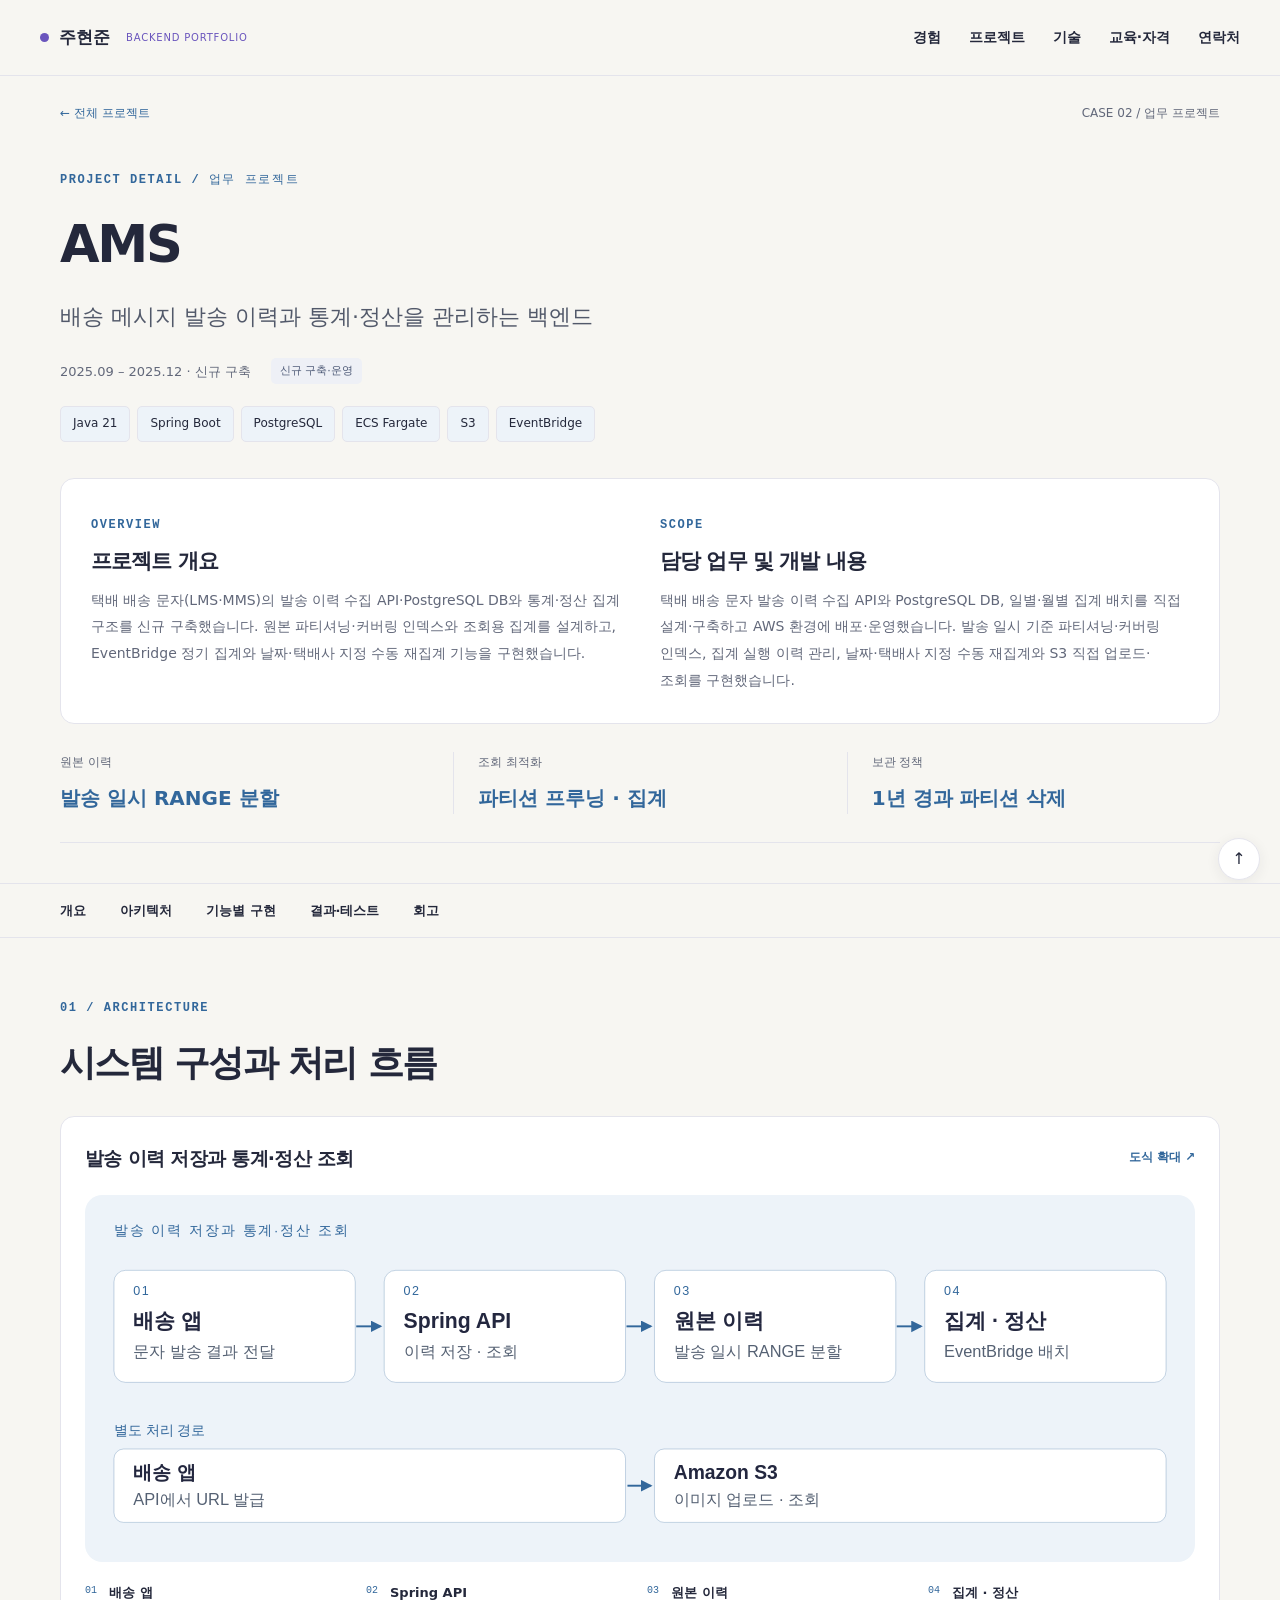
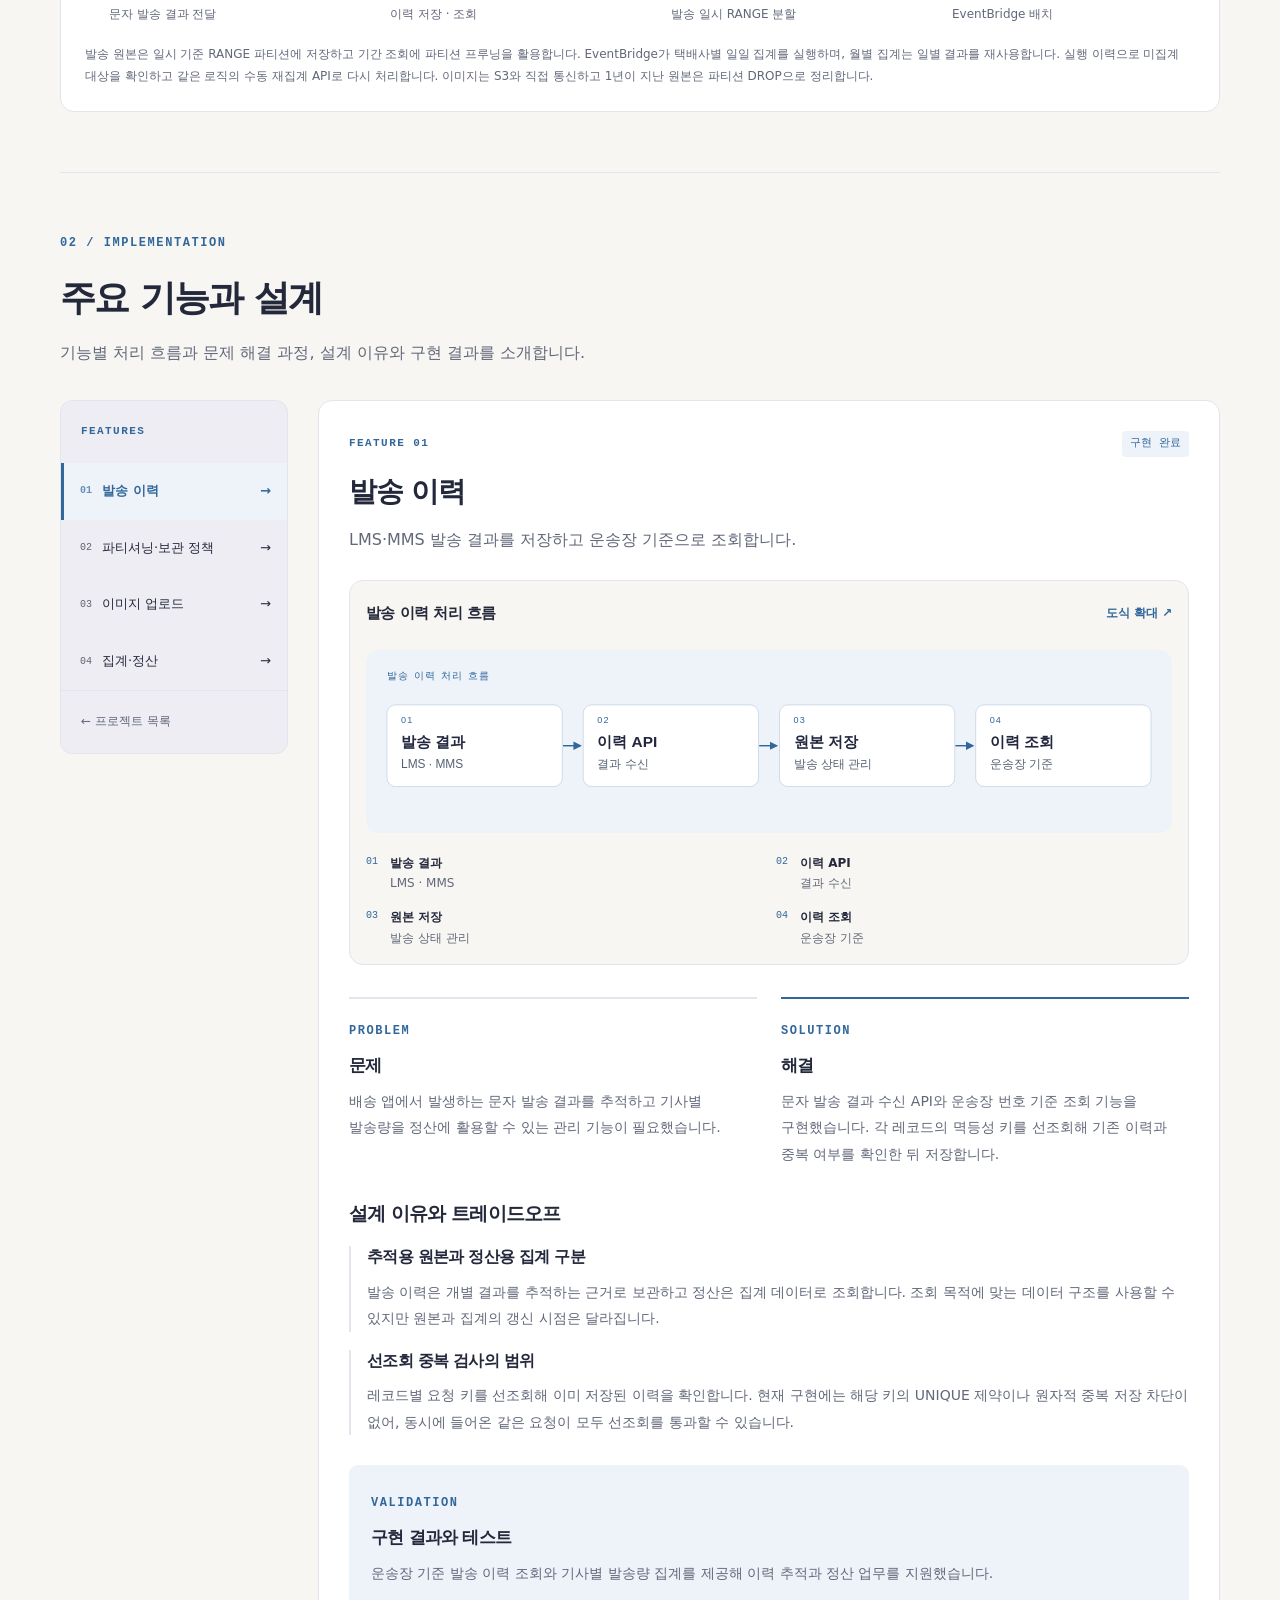
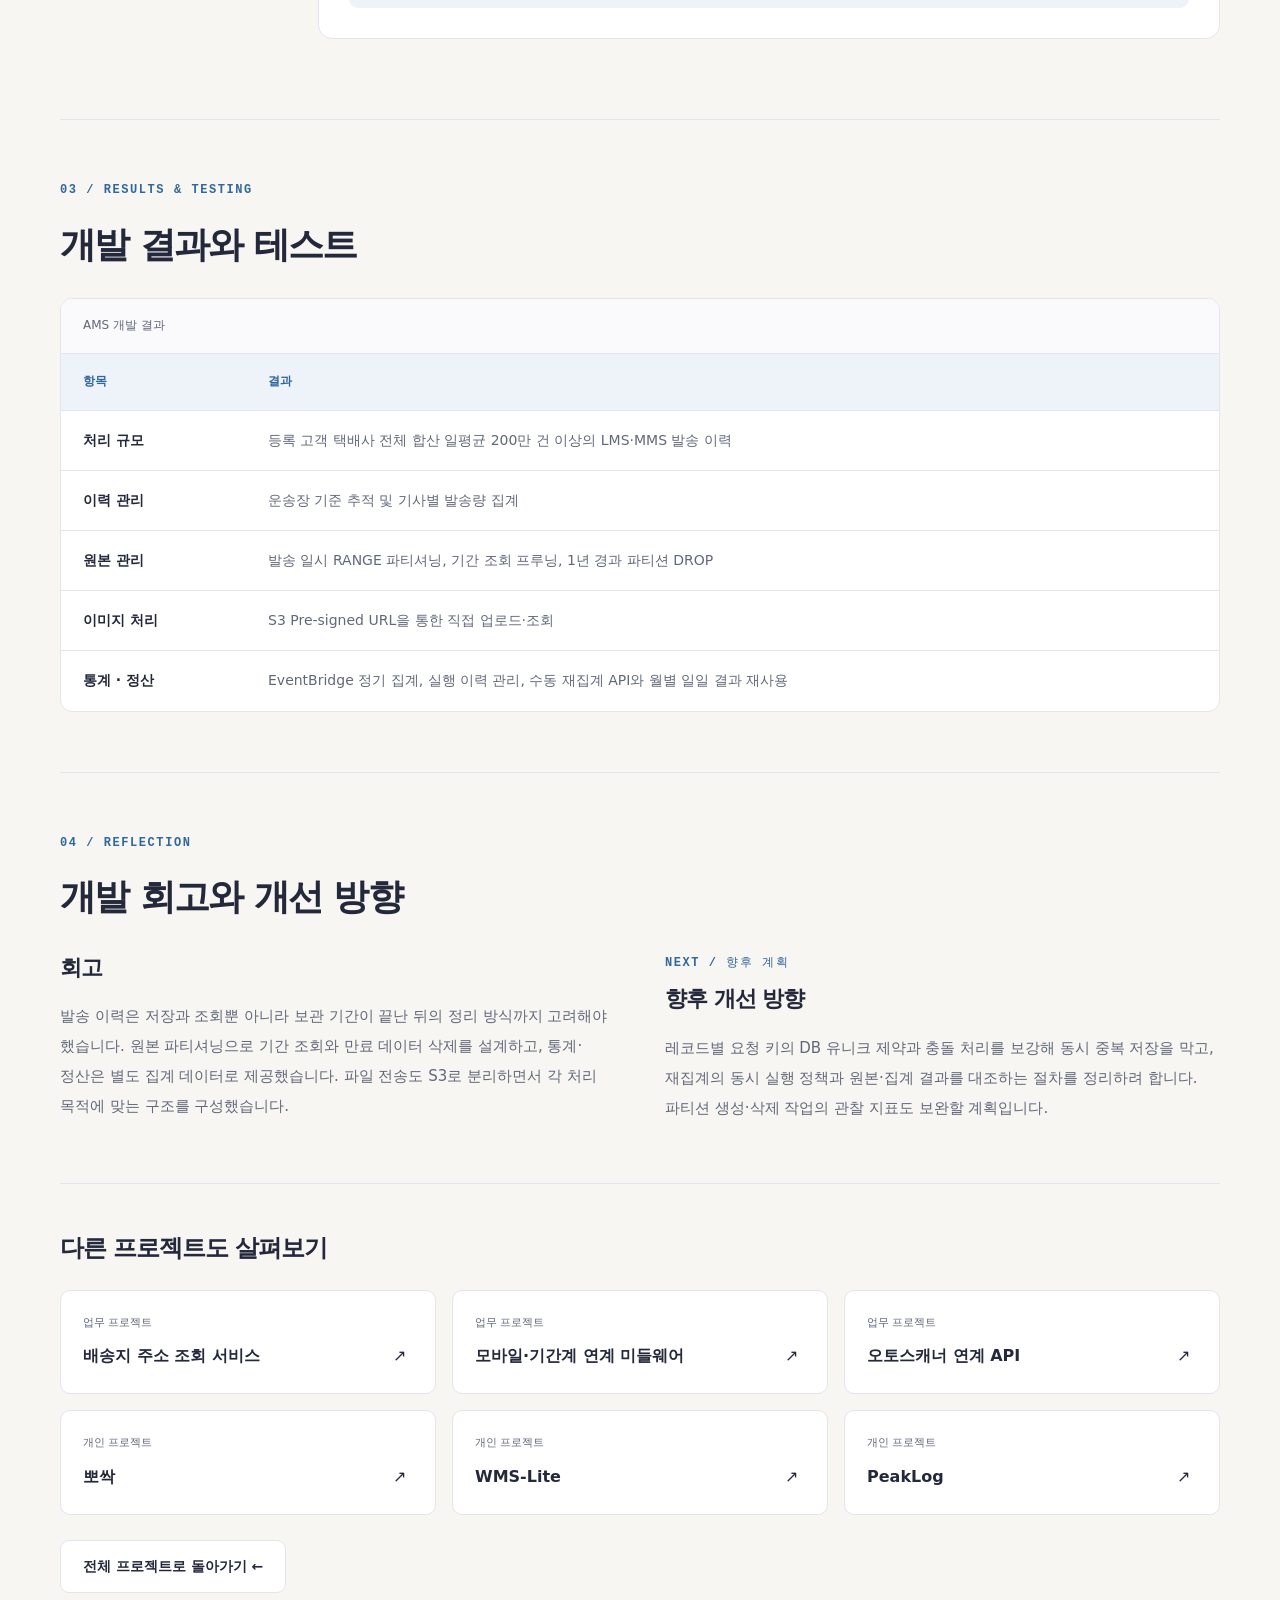
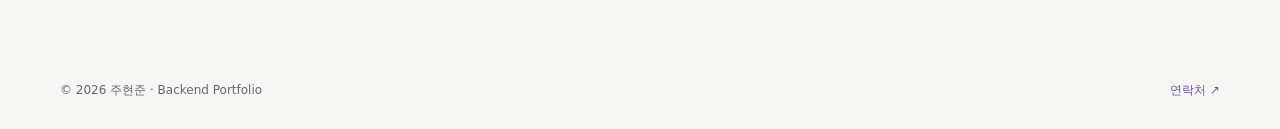
<file: projects/ams.html>
<!doctype html>
<html lang="ko" class="project-page"><head><meta charset="utf-8"><meta name="viewport" content="width=device-width, initial-scale=1">
<meta name="description" content="배송 메시지 발송 이력과 통계·정산을 관리하는 백엔드"><meta name="theme-color" content="#23273f">
<meta property="og:title" content="AMS | 주현준"><meta property="og:description" content="배송 메시지 발송 이력과 통계·정산을 관리하는 백엔드"><meta property="og:type" content="website">
<title>AMS | 주현준</title><link rel="icon" type="image/svg+xml" href="../assets/favicon.svg">
<link rel="stylesheet" href="../assets/style.css"><script src="../assets/main.js" defer></script></head>
<body id="top"><a class="skip" href="#main">본문으로 건너뛰기</a>
<header class="site-header"><div class="header-inner">
<a class="brand" href="../index.html" aria-label="주현준 포트폴리오 홈"><span class="brand-dot"></span>주현준<span class="brand-sub">BACKEND PORTFOLIO</span></a>
<button class="menu-toggle" type="button" aria-label="메뉴 열기" aria-expanded="false" aria-controls="main-nav">메뉴 <span aria-hidden="true">☰</span></button>
<nav id="main-nav" aria-label="주 메뉴"><a href="../index.html#journey">경험</a><a href="../index.html#work">프로젝트</a><a href="../index.html#stack">기술</a><a href="../index.html#credentials">교육·자격</a><a href="../index.html#contact">연락처</a></nav></div></header><main id="main" class="detail theme-blue"><div class="container"><div class="breadcrumb"><a href="../index.html#work">← 전체 프로젝트</a><span>CASE 02 / 업무 프로젝트</span></div><section class="detail-hero" id="overview"><p class="eyebrow">PROJECT DETAIL / 업무 프로젝트</p><h1>AMS</h1><p class="detail-subtitle">배송 메시지 발송 이력과 통계·정산을 관리하는 백엔드</p><p class="project-meta"><span>2025.09 – 2025.12 · 신규 구축</span><span class="status status-done">신규 구축·운영</span></p><ul class="tags" aria-label="사용 기술"><li>Java 21</li><li>Spring Boot</li><li>PostgreSQL</li><li>ECS Fargate</li><li>S3</li><li>EventBridge</li></ul>
<div class="snapshot"><div><span class="small-label">OVERVIEW</span><h2>프로젝트 개요</h2><p>택배 배송 문자(LMS·MMS)의 발송 이력 수집 API·PostgreSQL DB와 통계·정산 집계 구조를 신규 구축했습니다. 원본 파티셔닝·커버링 인덱스와 조회용 집계를 설계하고, EventBridge 정기 집계와 날짜·택배사 지정 수동 재집계 기능을 구현했습니다.</p></div><div><span class="small-label">SCOPE</span><h2>담당 업무 및 개발 내용</h2><p>택배 배송 문자 발송 이력 수집 API와 PostgreSQL DB, 일별·월별 집계 배치를 직접 설계·구축하고 AWS 환경에 배포·운영했습니다. 발송 일시 기준 파티셔닝·커버링 인덱스, 집계 실행 이력 관리, 날짜·택배사 지정 수동 재집계와 S3 직접 업로드·조회를 구현했습니다.</p></div></div><dl class="metrics"><div><dt>원본 이력</dt><dd>발송 일시 RANGE 분할</dd></div><div><dt>조회 최적화</dt><dd>파티션 프루닝 · 집계</dd></div><div><dt>보관 정책</dt><dd>1년 경과 파티션 삭제</dd></div></dl></section></div>
<nav class="detail-nav" aria-label="프로젝트 목차"><div class="container"><a href="#overview">개요</a><a href="#architecture">아키텍처</a><a href="#features">기능별 구현</a><a href="#verification">결과·테스트</a><a href="#reflection">회고</a></div></nav>
<div class="container"><section class="detail-section" id="architecture"><p class="eyebrow">01 / ARCHITECTURE</p><h2>시스템 구성과 처리 흐름</h2><figure class="diagram"><div class="figure-heading"><h3>발송 이력 저장과 통계·정산 조회</h3><button type="button" class="zoom-link" data-zoom="../assets/ams-overview.svg" data-title="발송 이력 저장과 통계·정산 조회">도식 확대 <span aria-hidden="true">↗</span></button></div>
<button class="diagram-open" type="button" data-zoom="../assets/ams-overview.svg" data-title="발송 이력 저장과 통계·정산 조회" aria-label="발송 이력 저장과 통계·정산 조회 도식 확대"><img src="../assets/ams-overview.svg" alt="발송 이력 저장과 통계·정산 조회" loading="lazy" width="1150" height="260"></button><ol class="flow-text"><li><strong>배송 앱</strong><span>문자 발송 결과 전달</span></li><li><strong>Spring API</strong><span>이력 저장 · 조회</span></li><li><strong>원본 이력</strong><span>발송 일시 RANGE 분할</span></li><li><strong>집계 · 정산</strong><span>EventBridge 배치</span></li></ol><figcaption>발송 원본은 일시 기준 RANGE 파티션에 저장하고 기간 조회에 파티션 프루닝을 활용합니다. EventBridge가 택배사별 일일 집계를 실행하며, 월별 집계는 일별 결과를 재사용합니다. 실행 이력으로 미집계 대상을 확인하고 같은 로직의 수동 재집계 API로 다시 처리합니다. 이미지는 S3와 직접 통신하고 1년이 지난 원본은 파티션 DROP으로 정리합니다.</figcaption></figure></section>
<section class="detail-section" id="features"><p class="eyebrow">02 / IMPLEMENTATION</p><h2>주요 기능과 설계</h2><p class="section-intro">기능별 처리 흐름과 문제 해결 과정, 설계 이유와 구현 결과를 소개합니다.</p><noscript><p class="notice">JavaScript가 꺼져 있어 모든 기능 설명을 순서대로 표시합니다. 도식은 이미지 파일을 직접 열어 볼 수 있습니다.</p></noscript><div class="features-layout"><aside class="feature-nav"><p class="small-label">FEATURES</p><div role="tablist" aria-label="AMS 기능" aria-orientation="vertical"><button id="tab-history" type="button" role="tab" aria-selected="true" aria-controls="panel-history" tabindex="0"><span class="tab-index">01</span>발송 이력<span aria-hidden="true" class="tab-arrow">→</span></button><button id="tab-partition" type="button" role="tab" aria-selected="false" aria-controls="panel-partition" tabindex="-1"><span class="tab-index">02</span>파티셔닝·보관 정책<span aria-hidden="true" class="tab-arrow">→</span></button><button id="tab-image" type="button" role="tab" aria-selected="false" aria-controls="panel-image" tabindex="-1"><span class="tab-index">03</span>이미지 업로드<span aria-hidden="true" class="tab-arrow">→</span></button><button id="tab-aggregate" type="button" role="tab" aria-selected="false" aria-controls="panel-aggregate" tabindex="-1"><span class="tab-index">04</span>집계·정산<span aria-hidden="true" class="tab-arrow">→</span></button></div><a class="back-home" href="../index.html#work">← 프로젝트 목록</a></aside><div class="feature-content"><article class="feature-panel" role="tabpanel" id="panel-history" aria-labelledby="tab-history" tabindex="0"><p class="eyebrow">FEATURE 01 <span class="feature-state">구현 완료</span></p><h3 class="feature-title">발송 이력</h3><p class="feature-intro">LMS·MMS 발송 결과를 저장하고 운송장 기준으로 조회합니다.</p>
<figure class="diagram"><div class="figure-heading"><h3>발송 이력 처리 흐름</h3><button type="button" class="zoom-link" data-zoom="../assets/ams-history.svg" data-title="발송 이력 처리 흐름">도식 확대 <span aria-hidden="true">↗</span></button></div>
<button class="diagram-open" type="button" data-zoom="../assets/ams-history.svg" data-title="발송 이력 처리 흐름" aria-label="발송 이력 처리 흐름 도식 확대"><img src="../assets/ams-history.svg" alt="발송 이력 처리 흐름" loading="lazy" width="1150" height="260"></button><ol class="flow-text"><li><strong>발송 결과</strong><span>LMS · MMS</span></li><li><strong>이력 API</strong><span>결과 수신</span></li><li><strong>원본 저장</strong><span>발송 상태 관리</span></li><li><strong>이력 조회</strong><span>운송장 기준</span></li></ol></figure>
<div class="problem-solution"><article><span class="small-label">PROBLEM</span><h4>문제</h4><p>배송 앱에서 발생하는 문자 발송 결과를 추적하고 기사별 발송량을 정산에 활용할 수 있는 관리 기능이 필요했습니다.</p></article><article><span class="small-label">SOLUTION</span><h4>해결</h4><p>문자 발송 결과 수신 API와 운송장 번호 기준 조회 기능을 구현했습니다. 각 레코드의 멱등성 키를 선조회해 기존 이력과 중복 여부를 확인한 뒤 저장합니다.</p></article></div>
<h4 class="feature-subtitle">설계 이유와 트레이드오프</h4><article class="decision"><h4>추적용 원본과 정산용 집계 구분</h4><p>발송 이력은 개별 결과를 추적하는 근거로 보관하고 정산은 집계 데이터로 조회합니다. 조회 목적에 맞는 데이터 구조를 사용할 수 있지만 원본과 집계의 갱신 시점은 달라집니다.</p></article><article class="decision"><h4>선조회 중복 검사의 범위</h4><p>레코드별 요청 키를 선조회해 이미 저장된 이력을 확인합니다. 현재 구현에는 해당 키의 UNIQUE 제약이나 원자적 중복 저장 차단이 없어, 동시에 들어온 같은 요청이 모두 선조회를 통과할 수 있습니다.</p></article><div class="validation-note"><span class="small-label">VALIDATION</span><h4>구현 결과와 테스트</h4><p>운송장 기준 발송 이력 조회와 기사별 발송량 집계를 제공해 이력 추적과 정산 업무를 지원했습니다.</p></div></article><article class="feature-panel" role="tabpanel" id="panel-partition" aria-labelledby="tab-partition" tabindex="0"><p class="eyebrow">FEATURE 02 <span class="feature-state">구현 완료</span></p><h3 class="feature-title">파티셔닝·보관 정책</h3><p class="feature-intro">발송 일시 기준으로 원본 이력을 분할해 조회와 보관 만료 데이터의 삭제를 함께 설계했습니다.</p>
<figure class="diagram"><div class="figure-heading"><h3>파티셔닝·보관 정책 처리 흐름</h3><button type="button" class="zoom-link" data-zoom="../assets/ams-partition.svg" data-title="파티셔닝·보관 정책 처리 흐름">도식 확대 <span aria-hidden="true">↗</span></button></div>
<button class="diagram-open" type="button" data-zoom="../assets/ams-partition.svg" data-title="파티셔닝·보관 정책 처리 흐름" aria-label="파티셔닝·보관 정책 처리 흐름 도식 확대"><img src="../assets/ams-partition.svg" alt="파티셔닝·보관 정책 처리 흐름" loading="lazy" width="1150" height="260"></button><ol class="flow-text"><li><strong>원본 저장</strong><span>발송 일시 RANGE</span></li><li><strong>기간별 분할</strong><span>시간 범위별 파티션</span></li><li><strong>기간 조건 조회</strong><span>파티션 프루닝</span></li><li><strong>보관 만료</strong><span>1년 경과 파티션 DROP</span></li></ol><figcaption>발송 원본의 저장·조회·보관 만료 처리 과정입니다. 조회와 삭제는 각각 필요한 시점에 수행합니다.</figcaption></figure>
<div class="problem-solution"><article><span class="small-label">PROBLEM</span><h4>문제</h4><p>발송 이력이 계속 쌓이면 기간별 조회의 탐색 범위가 커지고 오래된 원본을 행 단위로 대량 삭제하는 작업도 DB에 부담을 줍니다.</p></article><article><span class="small-label">SOLUTION</span><h4>해결</h4><p>발송 일시를 기준으로 RANGE 파티셔닝을 적용했습니다. 기간 조회 조건으로 관련 파티션만 탐색하도록 구성하고, 1년이 지난 데이터는 보관 만료 파티션을 DROP해 정리하도록 설계했습니다. 조회 조건과 반환 항목에 맞춘 커버링 인덱스를 적용하고 실행계획으로 데이터 접근 경로를 검토했습니다.</p></article></div>
<h4 class="feature-subtitle">설계 이유와 트레이드오프</h4><article class="decision"><h4>조회 조건과 보관 기준에 맞춘 분할</h4><p>기간별 이력 조회와 1년 보관 정책에 같은 시간 기준을 사용했습니다. 데이터가 늘어도 조회할 파티션 범위를 제한할 수 있지만, 파티션 기준과 맞는 기간 조건을 쿼리에 포함해야 합니다.</p></article><article class="decision"><h4>행 단위 DELETE 대신 파티션 DROP</h4><p>만료된 데이터를 한 행씩 삭제하는 대신 파티션 단위로 제거해 대량 삭제와 이후 정리 작업의 부담을 줄였습니다. 파티션 경계와 보관 기간을 맞춰야 하며, 생성·삭제 시점과 DDL 잠금은 운영 과정에서 고려해야 합니다.</p></article><div class="validation-note"><span class="small-label">VALIDATION</span><h4>구현 결과와 테스트</h4><p>기간 조건 조회에 파티션 프루닝을 적용해 조회 범위를 줄였습니다. 1년이 지난 원본 데이터를 파티션 DROP으로 정리할 수 있는 보관 정책을 설계했습니다.</p></div></article><article class="feature-panel" role="tabpanel" id="panel-image" aria-labelledby="tab-image" tabindex="0"><p class="eyebrow">FEATURE 03 <span class="feature-state">구현 완료</span></p><h3 class="feature-title">이미지 업로드</h3><p class="feature-intro">Pre-signed URL로 이미지 전송과 API 처리를 분리했습니다.</p>
<figure class="diagram"><div class="figure-heading"><h3>이미지 업로드 처리 흐름</h3><button type="button" class="zoom-link" data-zoom="../assets/ams-image.svg" data-title="이미지 업로드 처리 흐름">도식 확대 <span aria-hidden="true">↗</span></button></div>
<button class="diagram-open" type="button" data-zoom="../assets/ams-image.svg" data-title="이미지 업로드 처리 흐름" aria-label="이미지 업로드 처리 흐름 도식 확대"><img src="../assets/ams-image.svg" alt="이미지 업로드 처리 흐름" loading="lazy" width="1150" height="260"></button><ol class="flow-text"><li><strong>클라이언트</strong><span>업로드 URL 요청</span></li><li><strong>API 서버</strong><span>Pre-signed URL 발급</span></li><li><strong>S3 직접 전송</strong><span>이미지 업로드</span></li><li><strong>이미지 조회</strong><span>조회 URL 발급</span></li></ol></figure>
<div class="problem-solution"><article><span class="small-label">PROBLEM</span><h4>문제</h4><p>이미지 전송을 API 서버가 중계하면 파일 크기와 요청량에 따라 서버의 네트워크·처리 부담이 커집니다.</p></article><article><span class="small-label">SOLUTION</span><h4>해결</h4><p>API에서 S3 Pre-signed URL을 발급하고 클라이언트가 S3에 직접 업로드·조회하도록 구현했습니다.</p></article></div>
<h4 class="feature-subtitle">설계 이유와 트레이드오프</h4><article class="decision"><h4>API는 접근 제어, S3는 파일 전송</h4><p>API 서버는 파일 접근에 필요한 URL을 발급하고 이미지 데이터는 S3로 전송합니다. 서버의 파일 중계를 줄이는 대신 URL 만료 시간과 객체 접근 정책을 관리해야 합니다.</p></article><div class="validation-note"><span class="small-label">VALIDATION</span><h4>구현 결과와 테스트</h4><p>이미지 업로드·조회 경로를 S3 직접 통신으로 전환해 API 서버가 이미지 바이너리를 중계하는 구조를 개선했습니다.</p></div></article><article class="feature-panel" role="tabpanel" id="panel-aggregate" aria-labelledby="tab-aggregate" tabindex="0"><p class="eyebrow">FEATURE 04 <span class="feature-state">구현 완료</span></p><h3 class="feature-title">집계·정산</h3><p class="feature-intro">일일 집계와 실행 이력 관리, 수동 재집계 API를 구현하고 월별 통계에 일별 결과를 재사용합니다.</p>
<figure class="diagram"><div class="figure-heading"><h3>집계·정산 처리 흐름</h3><button type="button" class="zoom-link" data-zoom="../assets/ams-aggregate.svg" data-title="집계·정산 처리 흐름">도식 확대 <span aria-hidden="true">↗</span></button></div>
<button class="diagram-open" type="button" data-zoom="../assets/ams-aggregate.svg" data-title="집계·정산 처리 흐름" aria-label="집계·정산 처리 흐름 도식 확대"><img src="../assets/ams-aggregate.svg" alt="집계·정산 처리 흐름" loading="lazy" width="1150" height="260"></button><ol class="flow-text"><li><strong>정기 실행</strong><span>EventBridge · 택배사별</span></li><li><strong>실행 이력</strong><span>미집계 대상 확인</span></li><li><strong>일별 결과</strong><span>월별 집계에 재사용</span></li><li><strong>조회 API</strong><span>통계 · 정산</span></li></ol><figcaption>정기 집계와 수동 재집계는 같은 집계 로직을 사용합니다. 실행 이력 관리는 동시 실행의 배타 제어나 전체 과정의 원자성 보장과 구분합니다.</figcaption></figure>
<div class="problem-solution"><article><span class="small-label">PROBLEM</span><h4>문제</h4><p>통계·정산 요청마다 대량의 발송 원본을 집계하면 조회 비용과 운영 DB의 부담이 커집니다.</p></article><article><span class="small-label">SOLUTION</span><h4>해결</h4><p>AWS EventBridge로 택배사별 일일 집계를 실행하고 별도 실행 이력에서 미집계 대상을 확인하도록 구성했습니다. 실패한 집계는 날짜와 택배사를 지정해 동일 로직을 다시 실행하는 수동 재집계 API로 처리합니다. 월별 통계는 일별 집계 결과를 재사용합니다.</p></article></div>
<h4 class="feature-subtitle">설계 이유와 트레이드오프</h4><article class="decision"><h4>사전 집계로 반복 계산 줄이기</h4><p>배치에서 집계한 결과를 조회하면 요청마다 원본 전체를 계산하지 않아도 됩니다. 대신 배치 완료 시점까지 최신 원본이 집계 결과에 반영되지 않는 지연을 고려해야 합니다.</p></article><article class="decision"><h4>집계 실패에 대비한 재실행 경로</h4><p>실행 이력으로 미집계 대상을 찾고 날짜·택배사 단위로 같은 로직을 다시 실행하도록 했습니다. 재실행 범위를 좁힐 수 있지만 동시 실행과 중복 집계의 제어 정책은 별도로 다뤄야 합니다.</p></article><div class="validation-note"><span class="small-label">VALIDATION</span><h4>구현 결과와 테스트</h4><p>원본 적재와 조회용 집계를 분리하고, 집계 실행 이력·날짜와 택배사 지정 재집계·일별 결과 기반 월별 통계를 구현했습니다.</p></div></article></div></div></section>
<section class="detail-section" id="verification"><p class="eyebrow">03 / RESULTS &amp; TESTING</p><h2>개발 결과와 테스트</h2><div class="table-wrap"><table><caption>AMS 개발 결과</caption><thead><tr><th scope="col">항목</th><th scope="col">결과</th></tr></thead><tbody><tr><th scope="row">처리 규모</th><td>등록 고객 택배사 전체 합산 일평균 200만 건 이상의 LMS·MMS 발송 이력</td></tr><tr><th scope="row">이력 관리</th><td>운송장 기준 추적 및 기사별 발송량 집계</td></tr><tr><th scope="row">원본 관리</th><td>발송 일시 RANGE 파티셔닝, 기간 조회 프루닝, 1년 경과 파티션 DROP</td></tr><tr><th scope="row">이미지 처리</th><td>S3 Pre-signed URL을 통한 직접 업로드·조회</td></tr><tr><th scope="row">통계 · 정산</th><td>EventBridge 정기 집계, 실행 이력 관리, 수동 재집계 API와 월별 일일 결과 재사용</td></tr></tbody></table></div></section>
<section class="detail-section" id="reflection"><p class="eyebrow">04 / REFLECTION</p><h2>개발 회고와 개선 방향</h2><div class="reflection-grid"><article><h3>회고</h3><p>발송 이력은 저장과 조회뿐 아니라 보관 기간이 끝난 뒤의 정리 방식까지 고려해야 했습니다. 원본 파티셔닝으로 기간 조회와 만료 데이터 삭제를 설계하고, 통계·정산은 별도 집계 데이터로 제공했습니다. 파일 전송도 S3로 분리하면서 각 처리 목적에 맞는 구조를 구성했습니다.</p></article><article><span class="small-label">NEXT / 향후 계획</span><h3>향후 개선 방향</h3><p>레코드별 요청 키의 DB 유니크 제약과 충돌 처리를 보강해 동시 중복 저장을 막고, 재집계의 동시 실행 정책과 원본·집계 결과를 대조하는 절차를 정리하려 합니다. 파티션 생성·삭제 작업의 관찰 지표도 보완할 계획입니다.</p></article></div></section>
<section class="other-projects"><h2>다른 프로젝트도 살펴보기</h2><div><a href="address.html"><span>업무 프로젝트</span><strong>배송지 주소 조회 서비스</strong><span aria-hidden="true">↗</span></a><a href="mobile-middleware.html"><span>업무 프로젝트</span><strong>모바일·기간계 연계 미들웨어</strong><span aria-hidden="true">↗</span></a><a href="scanner-api.html"><span>업무 프로젝트</span><strong>오토스캐너 연계 API</strong><span aria-hidden="true">↗</span></a><a href="ppossak.html"><span>개인 프로젝트</span><strong>뽀싹</strong><span aria-hidden="true">↗</span></a><a href="wms-lite.html"><span>개인 프로젝트</span><strong>WMS-Lite</strong><span aria-hidden="true">↗</span></a><a href="peaklog.html"><span>개인 프로젝트</span><strong>PeakLog</strong><span aria-hidden="true">↗</span></a></div><a class="secondary-button" href="../index.html#work">전체 프로젝트로 돌아가기 ←</a></section></div></main><dialog id="diagram-dialog" aria-labelledby="diagram-title"><div class="dialog-heading"><h2 id="diagram-title">처리 흐름</h2><button type="button" id="dialog-close" aria-label="확대 도식 닫기">닫기 ×</button></div><div class="zoom-toolbar" aria-label="도식 확대 도구"><button type="button" id="zoom-out" aria-label="도식 축소">−</button><output id="zoom-level" aria-live="polite">100%</output><button type="button" id="zoom-in" aria-label="도식 확대">+</button><button type="button" id="zoom-reset">크기 초기화</button><span>확대 후 가로·세로로 스크롤할 수 있습니다.</span></div><div class="zoom-canvas"><img id="zoom-image" alt="선택한 확대 도식" draggable="false"></div></dialog><footer><div class="container footer-inner"><p>© 2026 주현준 <span>· Backend Portfolio</span></p><a href="../index.html#contact">연락처 ↗</a></div></footer>
<a class="to-top" href="#top" aria-label="맨 위로">↑</a></body></html>
</file>
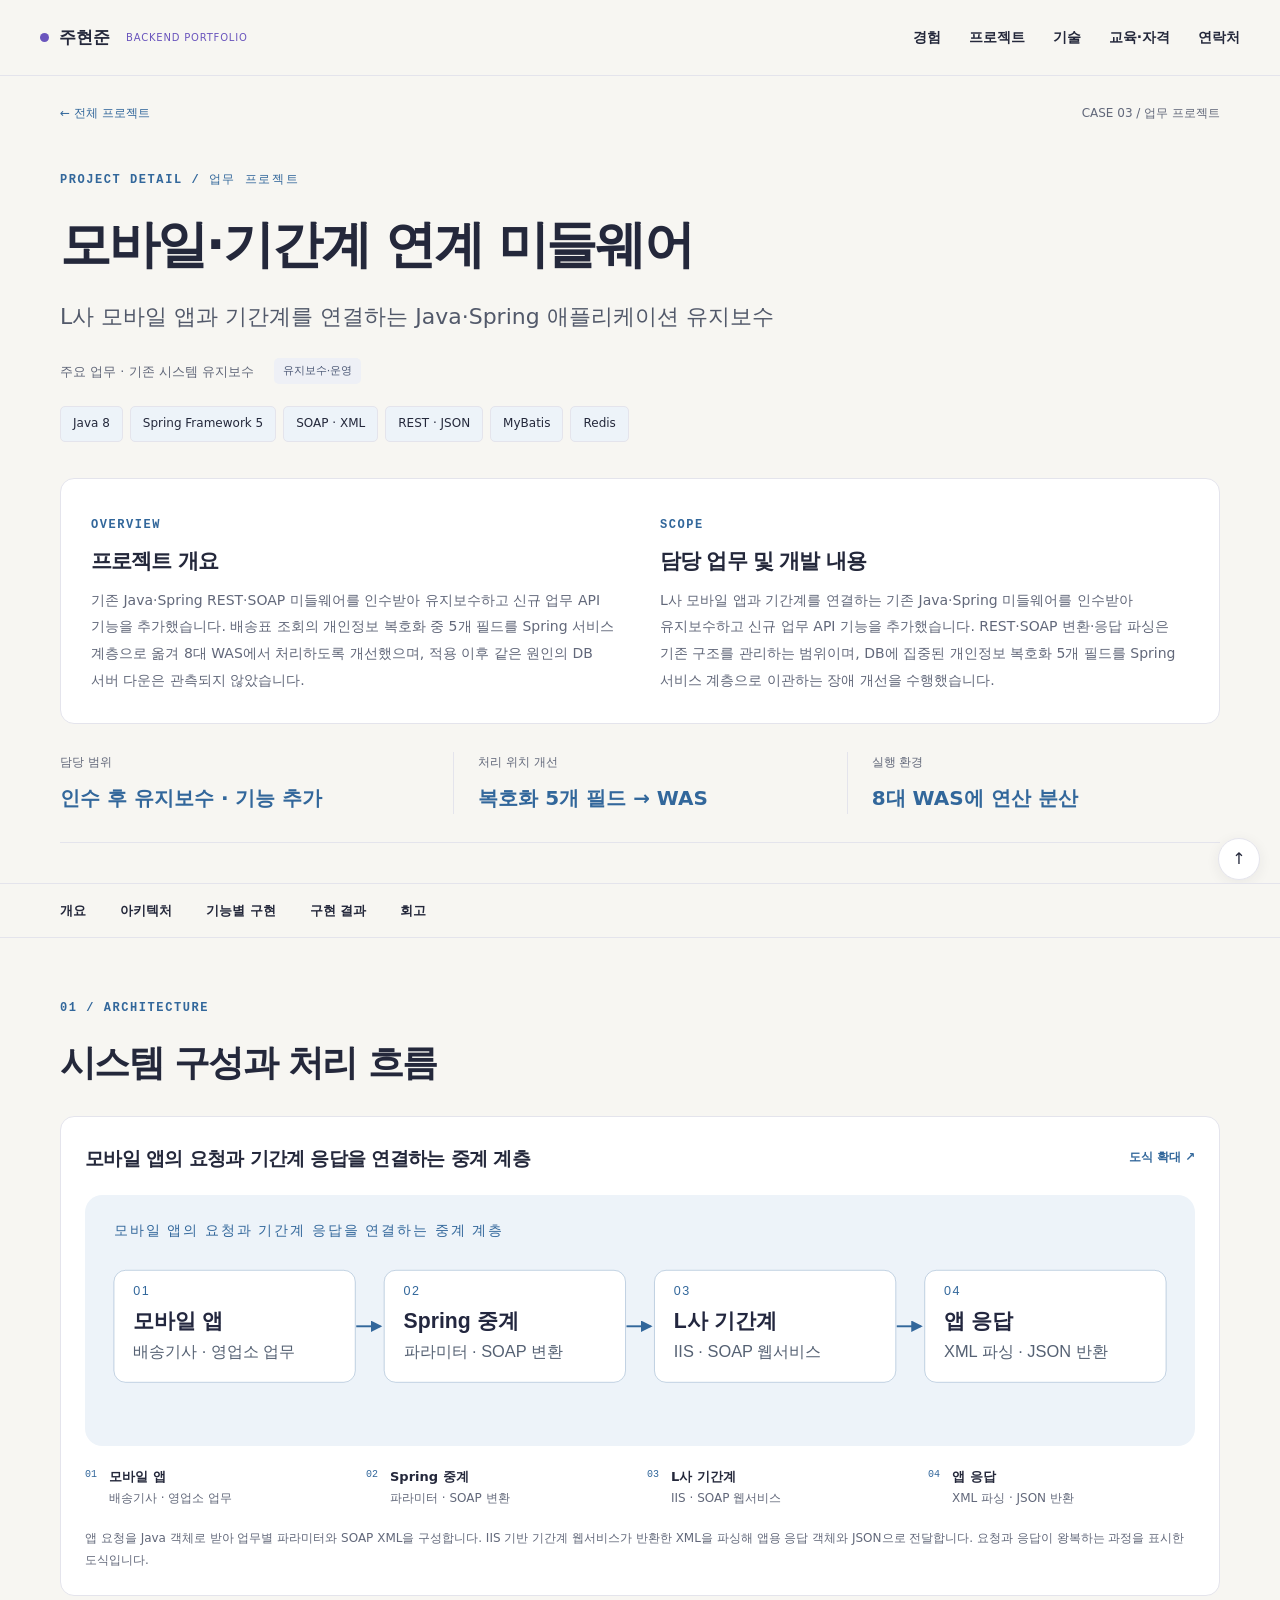
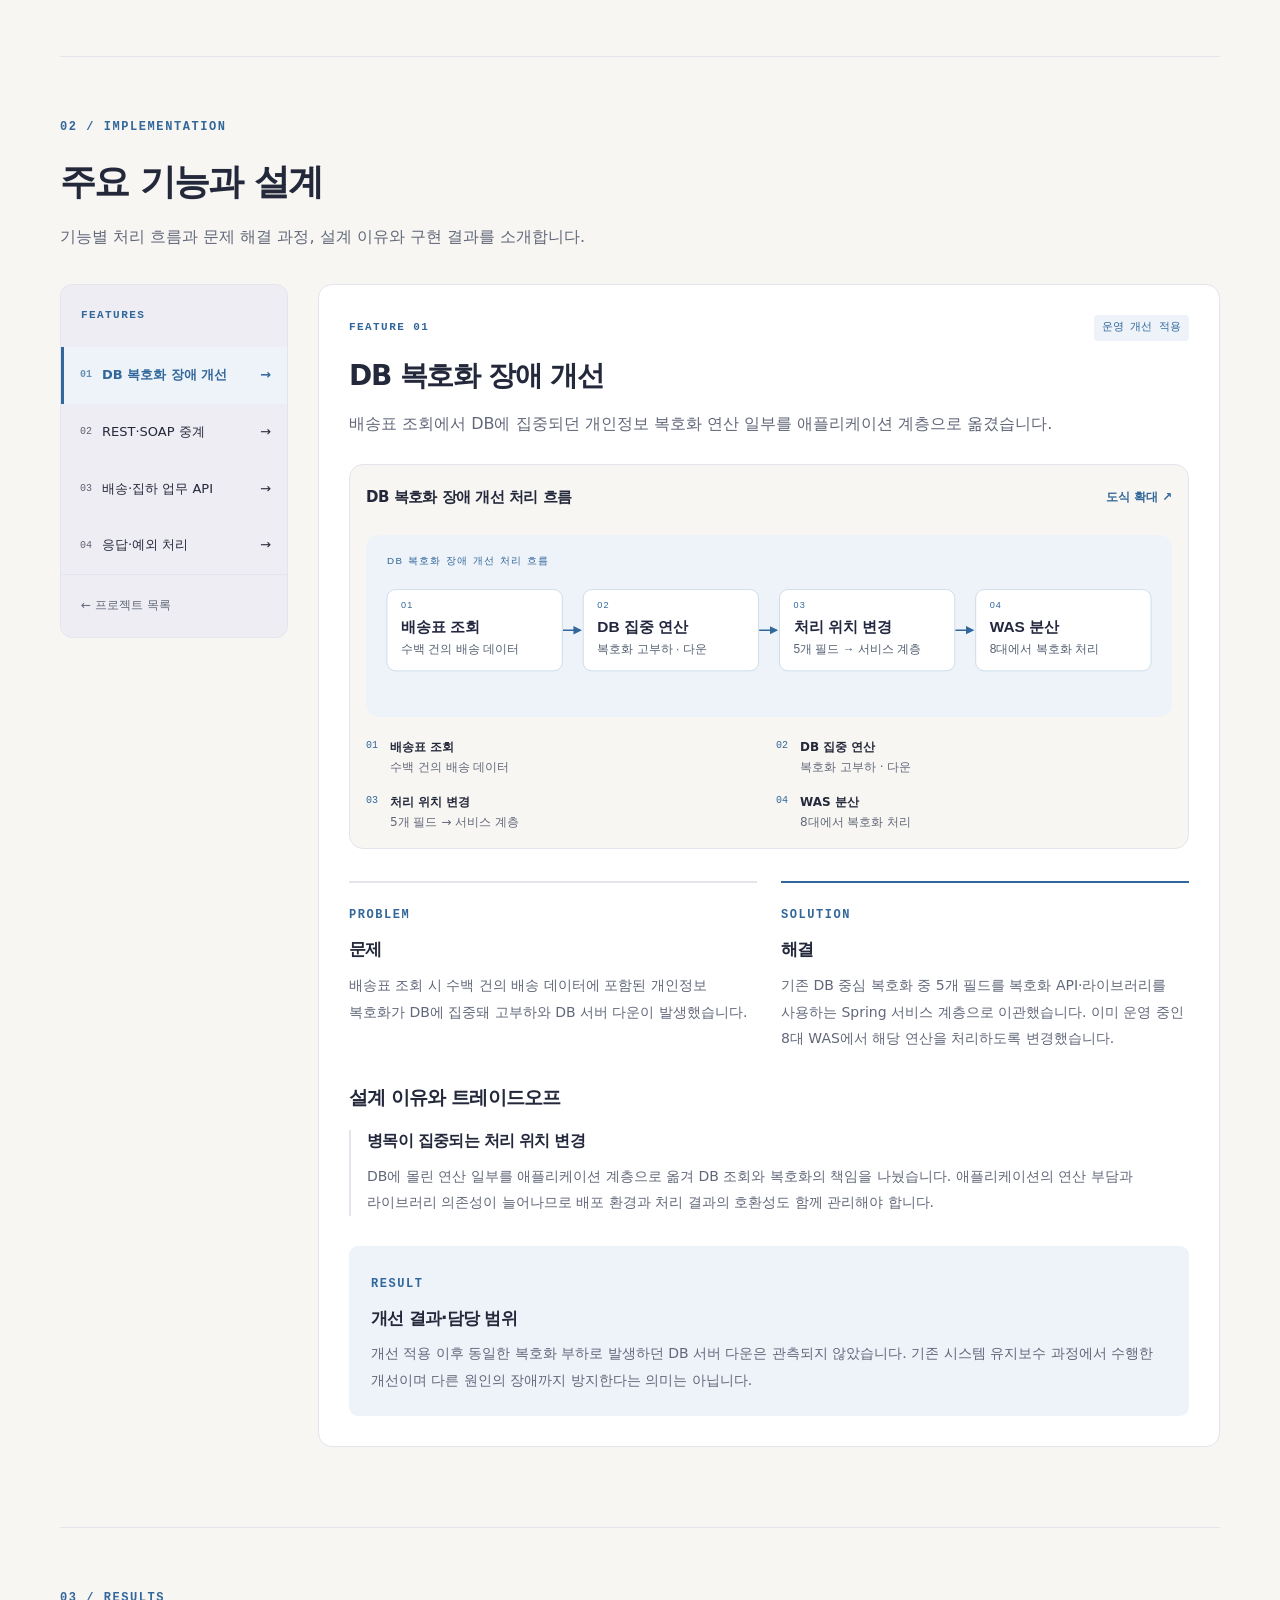
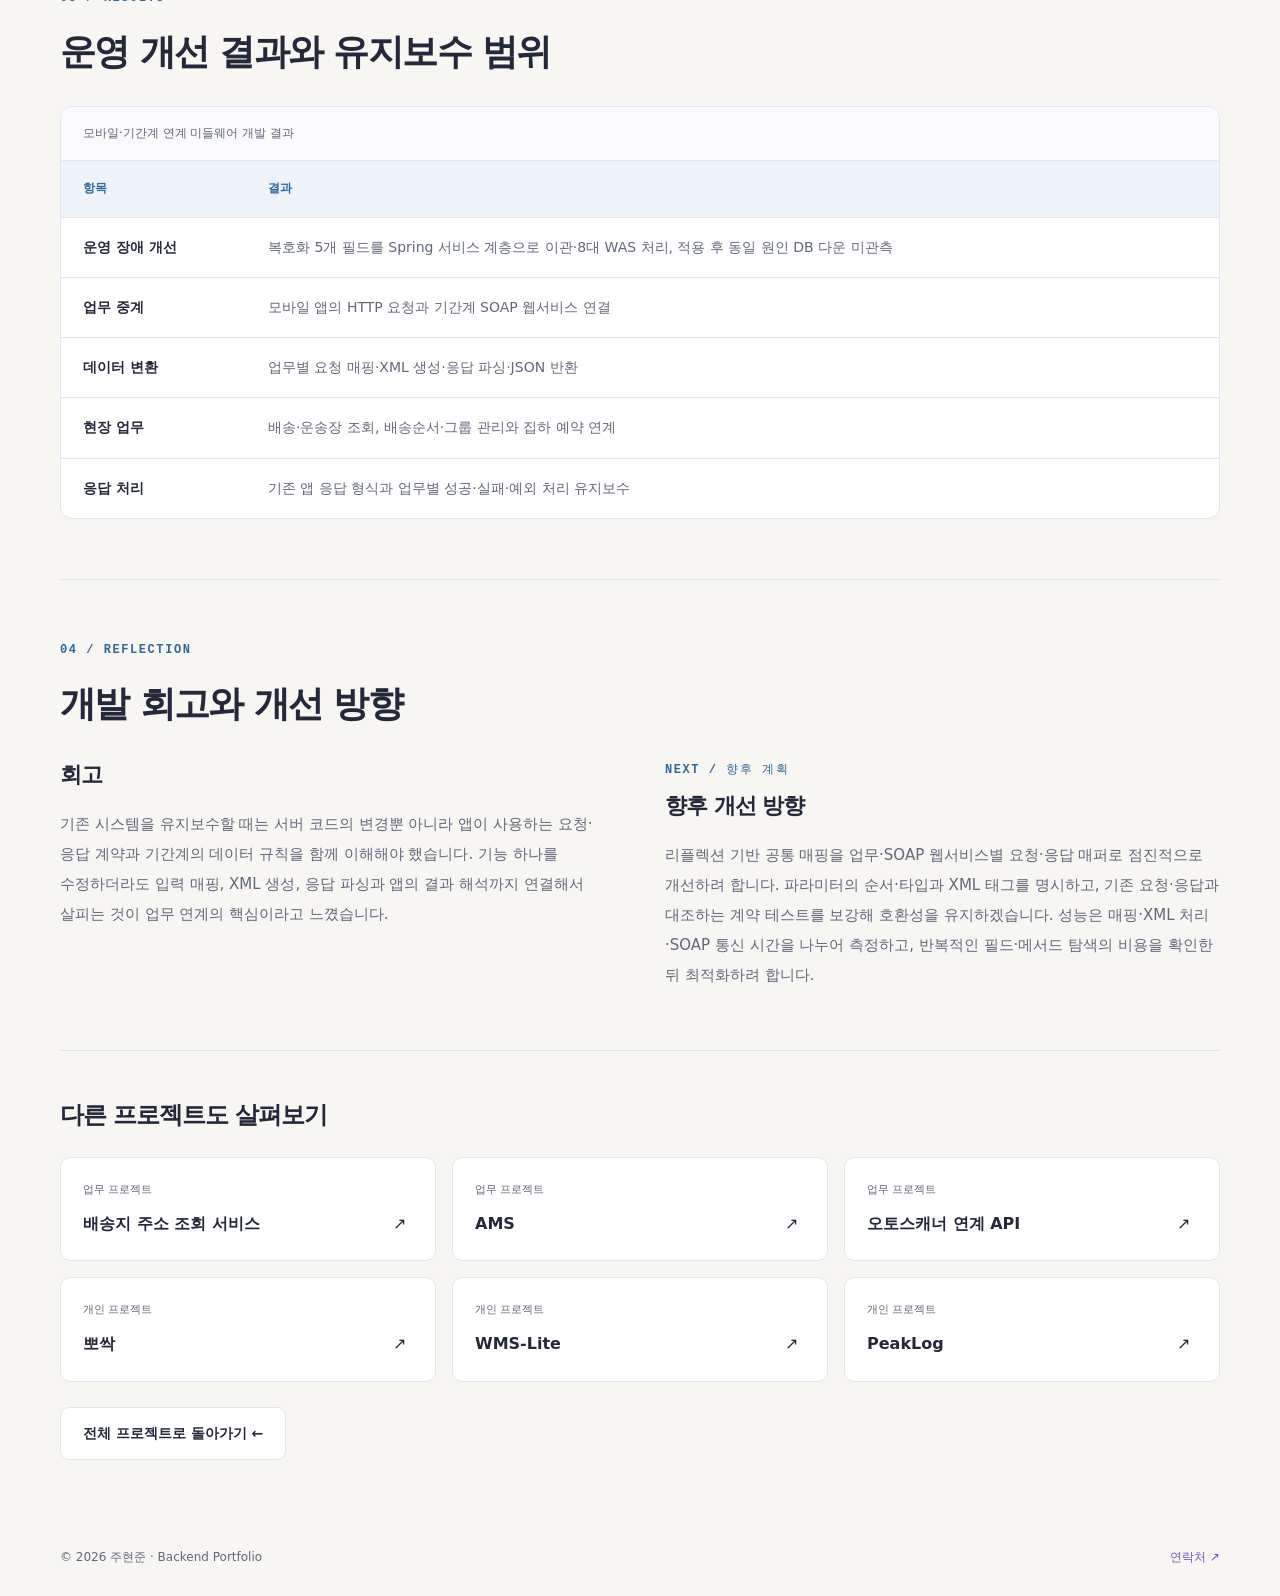
<file: projects/mobile-middleware.html>
<!doctype html>
<html lang="ko" class="project-page"><head><meta charset="utf-8"><meta name="viewport" content="width=device-width, initial-scale=1">
<meta name="description" content="L사 모바일 앱과 기간계를 연결하는 Java·Spring 애플리케이션 유지보수"><meta name="theme-color" content="#23273f">
<meta property="og:title" content="모바일·기간계 연계 미들웨어 | 주현준"><meta property="og:description" content="L사 모바일 앱과 기간계를 연결하는 Java·Spring 애플리케이션 유지보수"><meta property="og:type" content="website">
<title>모바일·기간계 연계 미들웨어 | 주현준</title><link rel="icon" type="image/svg+xml" href="../assets/favicon.svg">
<link rel="stylesheet" href="../assets/style.css"><script src="../assets/main.js" defer></script></head>
<body id="top"><a class="skip" href="#main">본문으로 건너뛰기</a>
<header class="site-header"><div class="header-inner">
<a class="brand" href="../index.html" aria-label="주현준 포트폴리오 홈"><span class="brand-dot"></span>주현준<span class="brand-sub">BACKEND PORTFOLIO</span></a>
<button class="menu-toggle" type="button" aria-label="메뉴 열기" aria-expanded="false" aria-controls="main-nav">메뉴 <span aria-hidden="true">☰</span></button>
<nav id="main-nav" aria-label="주 메뉴"><a href="../index.html#journey">경험</a><a href="../index.html#work">프로젝트</a><a href="../index.html#stack">기술</a><a href="../index.html#credentials">교육·자격</a><a href="../index.html#contact">연락처</a></nav></div></header><main id="main" class="detail theme-blue"><div class="container"><div class="breadcrumb"><a href="../index.html#work">← 전체 프로젝트</a><span>CASE 03 / 업무 프로젝트</span></div><section class="detail-hero" id="overview"><p class="eyebrow">PROJECT DETAIL / 업무 프로젝트</p><h1>모바일·기간계 연계 미들웨어</h1><p class="detail-subtitle">L사 모바일 앱과 기간계를 연결하는 Java·Spring 애플리케이션 유지보수</p><p class="project-meta"><span>주요 업무 · 기존 시스템 유지보수</span><span class="status status-done">유지보수·운영</span></p><ul class="tags" aria-label="사용 기술"><li>Java 8</li><li>Spring Framework 5</li><li>SOAP · XML</li><li>REST · JSON</li><li>MyBatis</li><li>Redis</li></ul>
<div class="snapshot"><div><span class="small-label">OVERVIEW</span><h2>프로젝트 개요</h2><p>기존 Java·Spring REST·SOAP 미들웨어를 인수받아 유지보수하고 신규 업무 API 기능을 추가했습니다. 배송표 조회의 개인정보 복호화 중 5개 필드를 Spring 서비스 계층으로 옮겨 8대 WAS에서 처리하도록 개선했으며, 적용 이후 같은 원인의 DB 서버 다운은 관측되지 않았습니다.</p></div><div><span class="small-label">SCOPE</span><h2>담당 업무 및 개발 내용</h2><p>L사 모바일 앱과 기간계를 연결하는 기존 Java·Spring 미들웨어를 인수받아 유지보수하고 신규 업무 API 기능을 추가했습니다. REST·SOAP 변환·응답 파싱은 기존 구조를 관리하는 범위이며, DB에 집중된 개인정보 복호화 5개 필드를 Spring 서비스 계층으로 이관하는 장애 개선을 수행했습니다.</p></div></div><dl class="metrics"><div><dt>담당 범위</dt><dd>인수 후 유지보수 · 기능 추가</dd></div><div><dt>처리 위치 개선</dt><dd>복호화 5개 필드 → WAS</dd></div><div><dt>실행 환경</dt><dd>8대 WAS에 연산 분산</dd></div></dl></section></div>
<nav class="detail-nav" aria-label="프로젝트 목차"><div class="container"><a href="#overview">개요</a><a href="#architecture">아키텍처</a><a href="#features">기능별 구현</a><a href="#verification">구현 결과</a><a href="#reflection">회고</a></div></nav>
<div class="container"><section class="detail-section" id="architecture"><p class="eyebrow">01 / ARCHITECTURE</p><h2>시스템 구성과 처리 흐름</h2><figure class="diagram"><div class="figure-heading"><h3>모바일 앱의 요청과 기간계 응답을 연결하는 중계 계층</h3><button type="button" class="zoom-link" data-zoom="../assets/mobile-middleware-overview.svg" data-title="모바일 앱의 요청과 기간계 응답을 연결하는 중계 계층">도식 확대 <span aria-hidden="true">↗</span></button></div>
<button class="diagram-open" type="button" data-zoom="../assets/mobile-middleware-overview.svg" data-title="모바일 앱의 요청과 기간계 응답을 연결하는 중계 계층" aria-label="모바일 앱의 요청과 기간계 응답을 연결하는 중계 계층 도식 확대"><img src="../assets/mobile-middleware-overview.svg" alt="모바일 앱의 요청과 기간계 응답을 연결하는 중계 계층" loading="lazy" width="1150" height="260"></button><ol class="flow-text"><li><strong>모바일 앱</strong><span>배송기사 · 영업소 업무</span></li><li><strong>Spring 중계</strong><span>파라미터 · SOAP 변환</span></li><li><strong>L사 기간계</strong><span>IIS · SOAP 웹서비스</span></li><li><strong>앱 응답</strong><span>XML 파싱 · JSON 반환</span></li></ol><figcaption>앱 요청을 Java 객체로 받아 업무별 파라미터와 SOAP XML을 구성합니다. IIS 기반 기간계 웹서비스가 반환한 XML을 파싱해 앱용 응답 객체와 JSON으로 전달합니다. 요청과 응답이 왕복하는 과정을 표시한 도식입니다.</figcaption></figure></section>
<section class="detail-section" id="features"><p class="eyebrow">02 / IMPLEMENTATION</p><h2>주요 기능과 설계</h2><p class="section-intro">기능별 처리 흐름과 문제 해결 과정, 설계 이유와 구현 결과를 소개합니다.</p><noscript><p class="notice">JavaScript가 꺼져 있어 모든 기능 설명을 순서대로 표시합니다. 도식은 이미지 파일을 직접 열어 볼 수 있습니다.</p></noscript><div class="features-layout"><aside class="feature-nav"><p class="small-label">FEATURES</p><div role="tablist" aria-label="모바일·기간계 연계 미들웨어 기능" aria-orientation="vertical"><button id="tab-decryption" type="button" role="tab" aria-selected="true" aria-controls="panel-decryption" tabindex="0"><span class="tab-index">01</span>DB 복호화 장애 개선<span aria-hidden="true" class="tab-arrow">→</span></button><button id="tab-protocol" type="button" role="tab" aria-selected="false" aria-controls="panel-protocol" tabindex="-1"><span class="tab-index">02</span>REST·SOAP 중계<span aria-hidden="true" class="tab-arrow">→</span></button><button id="tab-operations" type="button" role="tab" aria-selected="false" aria-controls="panel-operations" tabindex="-1"><span class="tab-index">03</span>배송·집하 업무 API<span aria-hidden="true" class="tab-arrow">→</span></button><button id="tab-responses" type="button" role="tab" aria-selected="false" aria-controls="panel-responses" tabindex="-1"><span class="tab-index">04</span>응답·예외 처리<span aria-hidden="true" class="tab-arrow">→</span></button></div><a class="back-home" href="../index.html#work">← 프로젝트 목록</a></aside><div class="feature-content"><article class="feature-panel" role="tabpanel" id="panel-decryption" aria-labelledby="tab-decryption" tabindex="0"><p class="eyebrow">FEATURE 01 <span class="feature-state">운영 개선 적용</span></p><h3 class="feature-title">DB 복호화 장애 개선</h3><p class="feature-intro">배송표 조회에서 DB에 집중되던 개인정보 복호화 연산 일부를 애플리케이션 계층으로 옮겼습니다.</p>
<figure class="diagram"><div class="figure-heading"><h3>DB 복호화 장애 개선 처리 흐름</h3><button type="button" class="zoom-link" data-zoom="../assets/mobile-middleware-decryption.svg" data-title="DB 복호화 장애 개선 처리 흐름">도식 확대 <span aria-hidden="true">↗</span></button></div>
<button class="diagram-open" type="button" data-zoom="../assets/mobile-middleware-decryption.svg" data-title="DB 복호화 장애 개선 처리 흐름" aria-label="DB 복호화 장애 개선 처리 흐름 도식 확대"><img src="../assets/mobile-middleware-decryption.svg" alt="DB 복호화 장애 개선 처리 흐름" loading="lazy" width="1150" height="260"></button><ol class="flow-text"><li><strong>배송표 조회</strong><span>수백 건의 배송 데이터</span></li><li><strong>DB 집중 연산</strong><span>복호화 고부하 · 다운</span></li><li><strong>처리 위치 변경</strong><span>5개 필드 → 서비스 계층</span></li><li><strong>WAS 분산</strong><span>8대에서 복호화 처리</span></li></ol></figure>
<div class="problem-solution"><article><span class="small-label">PROBLEM</span><h4>문제</h4><p>배송표 조회 시 수백 건의 배송 데이터에 포함된 개인정보 복호화가 DB에 집중돼 고부하와 DB 서버 다운이 발생했습니다.</p></article><article><span class="small-label">SOLUTION</span><h4>해결</h4><p>기존 DB 중심 복호화 중 5개 필드를 복호화 API·라이브러리를 사용하는 Spring 서비스 계층으로 이관했습니다. 이미 운영 중인 8대 WAS에서 해당 연산을 처리하도록 변경했습니다.</p></article></div>
<h4 class="feature-subtitle">설계 이유와 트레이드오프</h4><article class="decision"><h4>병목이 집중되는 처리 위치 변경</h4><p>DB에 몰린 연산 일부를 애플리케이션 계층으로 옮겨 DB 조회와 복호화의 책임을 나눴습니다. 애플리케이션의 연산 부담과 라이브러리 의존성이 늘어나므로 배포 환경과 처리 결과의 호환성도 함께 관리해야 합니다.</p></article><div class="validation-note"><span class="small-label">RESULT</span><h4>개선 결과·담당 범위</h4><p>개선 적용 이후 동일한 복호화 부하로 발생하던 DB 서버 다운은 관측되지 않았습니다. 기존 시스템 유지보수 과정에서 수행한 개선이며 다른 원인의 장애까지 방지한다는 의미는 아닙니다.</p></div></article><article class="feature-panel" role="tabpanel" id="panel-protocol" aria-labelledby="tab-protocol" tabindex="0"><p class="eyebrow">FEATURE 02 <span class="feature-state">유지보수·운영</span></p><h3 class="feature-title">REST·SOAP 중계</h3><p class="feature-intro">앱의 HTTP 요청과 기간계의 SOAP 웹서비스 사이에서 데이터 형식과 호출 규칙을 연결합니다.</p>
<figure class="diagram"><div class="figure-heading"><h3>REST·SOAP 중계 처리 흐름</h3><button type="button" class="zoom-link" data-zoom="../assets/mobile-middleware-protocol.svg" data-title="REST·SOAP 중계 처리 흐름">도식 확대 <span aria-hidden="true">↗</span></button></div>
<button class="diagram-open" type="button" data-zoom="../assets/mobile-middleware-protocol.svg" data-title="REST·SOAP 중계 처리 흐름" aria-label="REST·SOAP 중계 처리 흐름 도식 확대"><img src="../assets/mobile-middleware-protocol.svg" alt="REST·SOAP 중계 처리 흐름" loading="lazy" width="1150" height="260"></button><ol class="flow-text"><li><strong>앱 요청</strong><span>요청 객체 · 파라미터</span></li><li><strong>SOAP 생성</strong><span>업무별 XML 구성</span></li><li><strong>기간계 호출</strong><span>SOAP 요청 · XML 응답</span></li><li><strong>응답 변환</strong><span>객체 매핑 · JSON</span></li></ol></figure>
<div class="problem-solution"><article><span class="small-label">PROBLEM</span><h4>문제</h4><p>모바일 앱의 요청 형식과 기간계의 XML·SOAP 규칙이 달라, 업무별 입력 값과 응답 구조를 맞추는 중계 계층이 필요합니다.</p></article><article><span class="small-label">SOLUTION</span><h4>해결</h4><p>요청 객체를 업무별 파라미터로 매핑하고 XML 태그와 SOAP 메시지를 구성하는 기존 흐름을 유지보수합니다. 일부 공통 매핑은 리플렉션으로 객체의 필드와 메서드를 탐색해 값을 변환합니다. 기간계 응답을 파싱해 앱의 응답 객체로 전달하는 과정도 함께 관리합니다.</p></article></div>
<h4 class="feature-subtitle">설계 이유와 트레이드오프</h4><article class="decision"><h4>프로토콜 차이를 중계 계층에서 처리</h4><p>앱은 HTTP API를 호출하고 SOAP 세부 규칙은 서버에서 처리합니다. 앱의 연계 코드를 단순하게 유지할 수 있지만, 기간계의 필드·태그 변경은 중계 로직과 응답 매핑에도 반영해야 합니다.</p></article><article class="decision"><h4>요청과 응답을 함께 수정</h4><p>입력 파라미터의 순서·형식과 응답 필드의 매핑을 함께 살펴봅니다. 요청이 정상 전달돼도 응답 파싱이 달라지면 앱 업무에 영향을 줄 수 있어 양쪽 계약을 유지하는 것이 중요합니다.</p></article><div class="validation-note"><span class="small-label">RESULT</span><h4>개선 결과·담당 범위</h4><p>업무별 요청 객체 → SOAP XML → 기간계 호출 → 앱용 JSON 응답으로 이어지는 중계 기능을 유지보수합니다.</p></div></article><article class="feature-panel" role="tabpanel" id="panel-operations" aria-labelledby="tab-operations" tabindex="0"><p class="eyebrow">FEATURE 03 <span class="feature-state">유지보수·운영</span></p><h3 class="feature-title">배송·집하 업무 API</h3><p class="feature-intro">배송 현황·운송장 조회, 배송순서·그룹 관리와 집하 예약 등 모바일 현장의 업무를 중계합니다.</p>
<figure class="diagram"><div class="figure-heading"><h3>배송·집하 업무 API 처리 흐름</h3><button type="button" class="zoom-link" data-zoom="../assets/mobile-middleware-operations.svg" data-title="배송·집하 업무 API 처리 흐름">도식 확대 <span aria-hidden="true">↗</span></button></div>
<button class="diagram-open" type="button" data-zoom="../assets/mobile-middleware-operations.svg" data-title="배송·집하 업무 API 처리 흐름" aria-label="배송·집하 업무 API 처리 흐름 도식 확대"><img src="../assets/mobile-middleware-operations.svg" alt="배송·집하 업무 API 처리 흐름" loading="lazy" width="1150" height="260"></button><ol class="flow-text"><li><strong>업무 요청</strong><span>조회 · 등록 · 변경</span></li><li><strong>서비스 분기</strong><span>업무별 입력 매핑</span></li><li><strong>기간계 처리</strong><span>업무 웹서비스 호출</span></li><li><strong>결과 전달</strong><span>조회 목록 · 처리 결과</span></li></ol></figure>
<div class="problem-solution"><article><span class="small-label">PROBLEM</span><h4>문제</h4><p>조회·등록·변경마다 입력과 반환 데이터가 다릅니다. 업무 기능을 수정할 때 기존 앱이 기대하는 요청·응답 형식을 함께 유지해야 합니다.</p></article><article><span class="small-label">SOLUTION</span><h4>해결</h4><p>Controller·Service·파서로 이어지는 기존 구조에서 업무별 API를 유지보수합니다. 배송 현황과 운송장 정보, 배송순서·그룹 관리, 집하 예약 관련 호출을 각각의 요청·응답 구조에 맞춰 연결합니다.</p></article></div>
<h4 class="feature-subtitle">설계 이유와 트레이드오프</h4><article class="decision"><h4>기존 클라이언트와의 호환성 유지</h4><p>서버의 내부 처리와 앱에 노출되는 응답 계약을 구분합니다. 기존 필드와 결과 형식을 유지하면 앱의 변경 부담을 줄일 수 있지만, 형식을 바꿔야 하는 작업에는 클라이언트와 서버의 적용 순서를 함께 고려해야 합니다.</p></article><article class="decision"><h4>업무별 매핑을 명시적으로 관리</h4><p>하나의 공통 통신 경로 위에 업무별 요청·응답 매핑을 둡니다. 통신 처리는 재사용하면서도 업무별 데이터 차이를 유지할 수 있으며, 필드 추가 시 관련 DTO와 파서를 함께 수정해야 합니다.</p></article><div class="validation-note"><span class="small-label">RESULT</span><h4>개선 결과·담당 범위</h4><p>배송 현황·운송장 조회, 배송순서·그룹 관리와 집하 예약 조회 등 기존 모바일 업무 API의 연계와 유지보수를 담당합니다.</p></div></article><article class="feature-panel" role="tabpanel" id="panel-responses" aria-labelledby="tab-responses" tabindex="0"><p class="eyebrow">FEATURE 04 <span class="feature-state">유지보수·운영</span></p><h3 class="feature-title">응답·예외 처리</h3><p class="feature-intro">기간계의 업무 실패, SOAP 오류와 서버 예외를 앱의 처리 결과로 전달하는 흐름을 유지보수합니다.</p>
<figure class="diagram"><div class="figure-heading"><h3>응답·예외 처리 처리 흐름</h3><button type="button" class="zoom-link" data-zoom="../assets/mobile-middleware-responses.svg" data-title="응답·예외 처리 처리 흐름">도식 확대 <span aria-hidden="true">↗</span></button></div>
<button class="diagram-open" type="button" data-zoom="../assets/mobile-middleware-responses.svg" data-title="응답·예외 처리 처리 흐름" aria-label="응답·예외 처리 처리 흐름 도식 확대"><img src="../assets/mobile-middleware-responses.svg" alt="응답·예외 처리 처리 흐름" loading="lazy" width="1150" height="260"></button><ol class="flow-text"><li><strong>처리 결과</strong><span>성공 · 업무 실패</span></li><li><strong>오류 구분</strong><span>SOAP 오류 · 서버 예외</span></li><li><strong>응답 구성</strong><span>결과 코드 · 메시지</span></li><li><strong>앱 전달</strong><span>성공 · 실패 항목</span></li></ol><figcaption>성공·업무 실패·SOAP 오류·서버 예외는 각각의 처리 경로에서 결과 코드와 메시지로 변환됩니다.</figcaption></figure>
<div class="problem-solution"><article><span class="small-label">PROBLEM</span><h4>문제</h4><p>요청 자체의 오류와 기간계가 반환한 업무 실패를 구분해야 하며, 여러 항목을 처리하는 API에서는 일부 항목만 실패할 수 있습니다.</p></article><article><span class="small-label">SOLUTION</span><h4>해결</h4><p>SOAP 오류 처리와 공통 예외 응답, 업무별 결과 코드·메시지 매핑을 유지보수합니다. 목록형 등록에서는 항목별 성공·실패를 취합하는 응답 구조를 사용해 처리 결과를 구분합니다.</p></article></div>
<h4 class="feature-subtitle">설계 이유와 트레이드오프</h4><article class="decision"><h4>실패 원인과 응답 계약 함께 관리</h4><p>기간계 응답, 서버 예외와 데이터 오류는 발생 위치가 다릅니다. 앱에서 사용하는 결과 형식은 유지하면서 원인을 추적할 수 있는 처리 경계를 살피며, 외부 응답에는 내부 상세 정보가 노출되지 않도록 관리할 필요가 있습니다.</p></article><article class="decision"><h4>목록 처리의 부분 성공 구분</h4><p>여러 항목의 결과를 개별적으로 취합하는 방식은 실패 대상을 구분하는 데 도움이 됩니다. 전체 요청의 성공 여부만으로 판단하기 어렵기 때문에 재요청 범위와 부분 성공의 의미를 함께 고려해야 합니다.</p></article><div class="validation-note"><span class="small-label">RESULT</span><h4>개선 결과·담당 범위</h4><p>공통 예외 응답과 SOAP 오류 처리, 목록형 업무의 성공·실패 취합 흐름을 유지보수합니다.</p></div></article></div></div></section>
<section class="detail-section" id="verification"><p class="eyebrow">03 / RESULTS</p><h2>운영 개선 결과와 유지보수 범위</h2><div class="table-wrap"><table><caption>모바일·기간계 연계 미들웨어 개발 결과</caption><thead><tr><th scope="col">항목</th><th scope="col">결과</th></tr></thead><tbody><tr><th scope="row">운영 장애 개선</th><td>복호화 5개 필드를 Spring 서비스 계층으로 이관·8대 WAS 처리, 적용 후 동일 원인 DB 다운 미관측</td></tr><tr><th scope="row">업무 중계</th><td>모바일 앱의 HTTP 요청과 기간계 SOAP 웹서비스 연결</td></tr><tr><th scope="row">데이터 변환</th><td>업무별 요청 매핑·XML 생성·응답 파싱·JSON 반환</td></tr><tr><th scope="row">현장 업무</th><td>배송·운송장 조회, 배송순서·그룹 관리와 집하 예약 연계</td></tr><tr><th scope="row">응답 처리</th><td>기존 앱 응답 형식과 업무별 성공·실패·예외 처리 유지보수</td></tr></tbody></table></div></section>
<section class="detail-section" id="reflection"><p class="eyebrow">04 / REFLECTION</p><h2>개발 회고와 개선 방향</h2><div class="reflection-grid"><article><h3>회고</h3><p>기존 시스템을 유지보수할 때는 서버 코드의 변경뿐 아니라 앱이 사용하는 요청·응답 계약과 기간계의 데이터 규칙을 함께 이해해야 했습니다. 기능 하나를 수정하더라도 입력 매핑, XML 생성, 응답 파싱과 앱의 결과 해석까지 연결해서 살피는 것이 업무 연계의 핵심이라고 느꼈습니다.</p></article><article><span class="small-label">NEXT / 향후 계획</span><h3>향후 개선 방향</h3><p>리플렉션 기반 공통 매핑을 업무·SOAP 웹서비스별 요청·응답 매퍼로 점진적으로 개선하려 합니다. 파라미터의 순서·타입과 XML 태그를 명시하고, 기존 요청·응답과 대조하는 계약 테스트를 보강해 호환성을 유지하겠습니다. 성능은 매핑·XML 처리·SOAP 통신 시간을 나누어 측정하고, 반복적인 필드·메서드 탐색의 비용을 확인한 뒤 최적화하려 합니다.</p></article></div></section>
<section class="other-projects"><h2>다른 프로젝트도 살펴보기</h2><div><a href="address.html"><span>업무 프로젝트</span><strong>배송지 주소 조회 서비스</strong><span aria-hidden="true">↗</span></a><a href="ams.html"><span>업무 프로젝트</span><strong>AMS</strong><span aria-hidden="true">↗</span></a><a href="scanner-api.html"><span>업무 프로젝트</span><strong>오토스캐너 연계 API</strong><span aria-hidden="true">↗</span></a><a href="ppossak.html"><span>개인 프로젝트</span><strong>뽀싹</strong><span aria-hidden="true">↗</span></a><a href="wms-lite.html"><span>개인 프로젝트</span><strong>WMS-Lite</strong><span aria-hidden="true">↗</span></a><a href="peaklog.html"><span>개인 프로젝트</span><strong>PeakLog</strong><span aria-hidden="true">↗</span></a></div><a class="secondary-button" href="../index.html#work">전체 프로젝트로 돌아가기 ←</a></section></div></main><dialog id="diagram-dialog" aria-labelledby="diagram-title"><div class="dialog-heading"><h2 id="diagram-title">처리 흐름</h2><button type="button" id="dialog-close" aria-label="확대 도식 닫기">닫기 ×</button></div><div class="zoom-toolbar" aria-label="도식 확대 도구"><button type="button" id="zoom-out" aria-label="도식 축소">−</button><output id="zoom-level" aria-live="polite">100%</output><button type="button" id="zoom-in" aria-label="도식 확대">+</button><button type="button" id="zoom-reset">크기 초기화</button><span>확대 후 가로·세로로 스크롤할 수 있습니다.</span></div><div class="zoom-canvas"><img id="zoom-image" alt="선택한 확대 도식" draggable="false"></div></dialog><footer><div class="container footer-inner"><p>© 2026 주현준 <span>· Backend Portfolio</span></p><a href="../index.html#contact">연락처 ↗</a></div></footer>
<a class="to-top" href="#top" aria-label="맨 위로">↑</a></body></html>
</file>
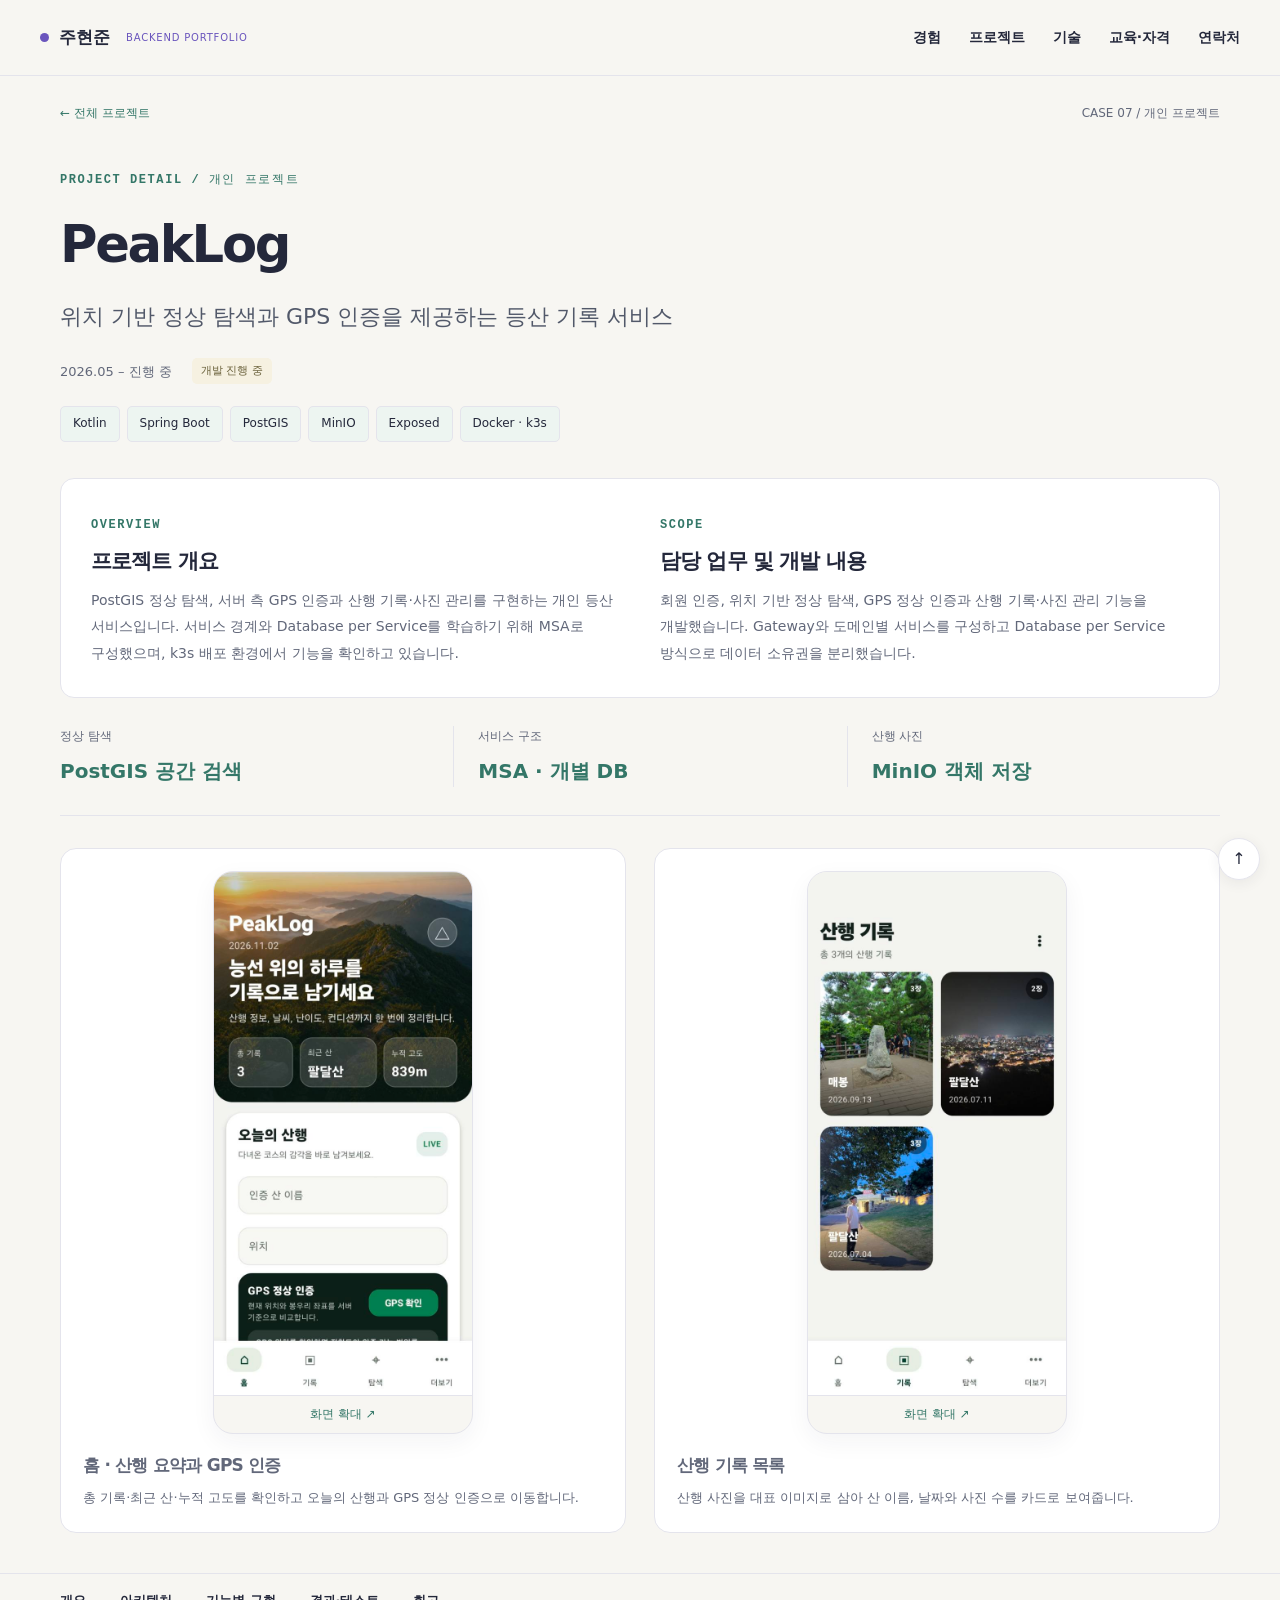
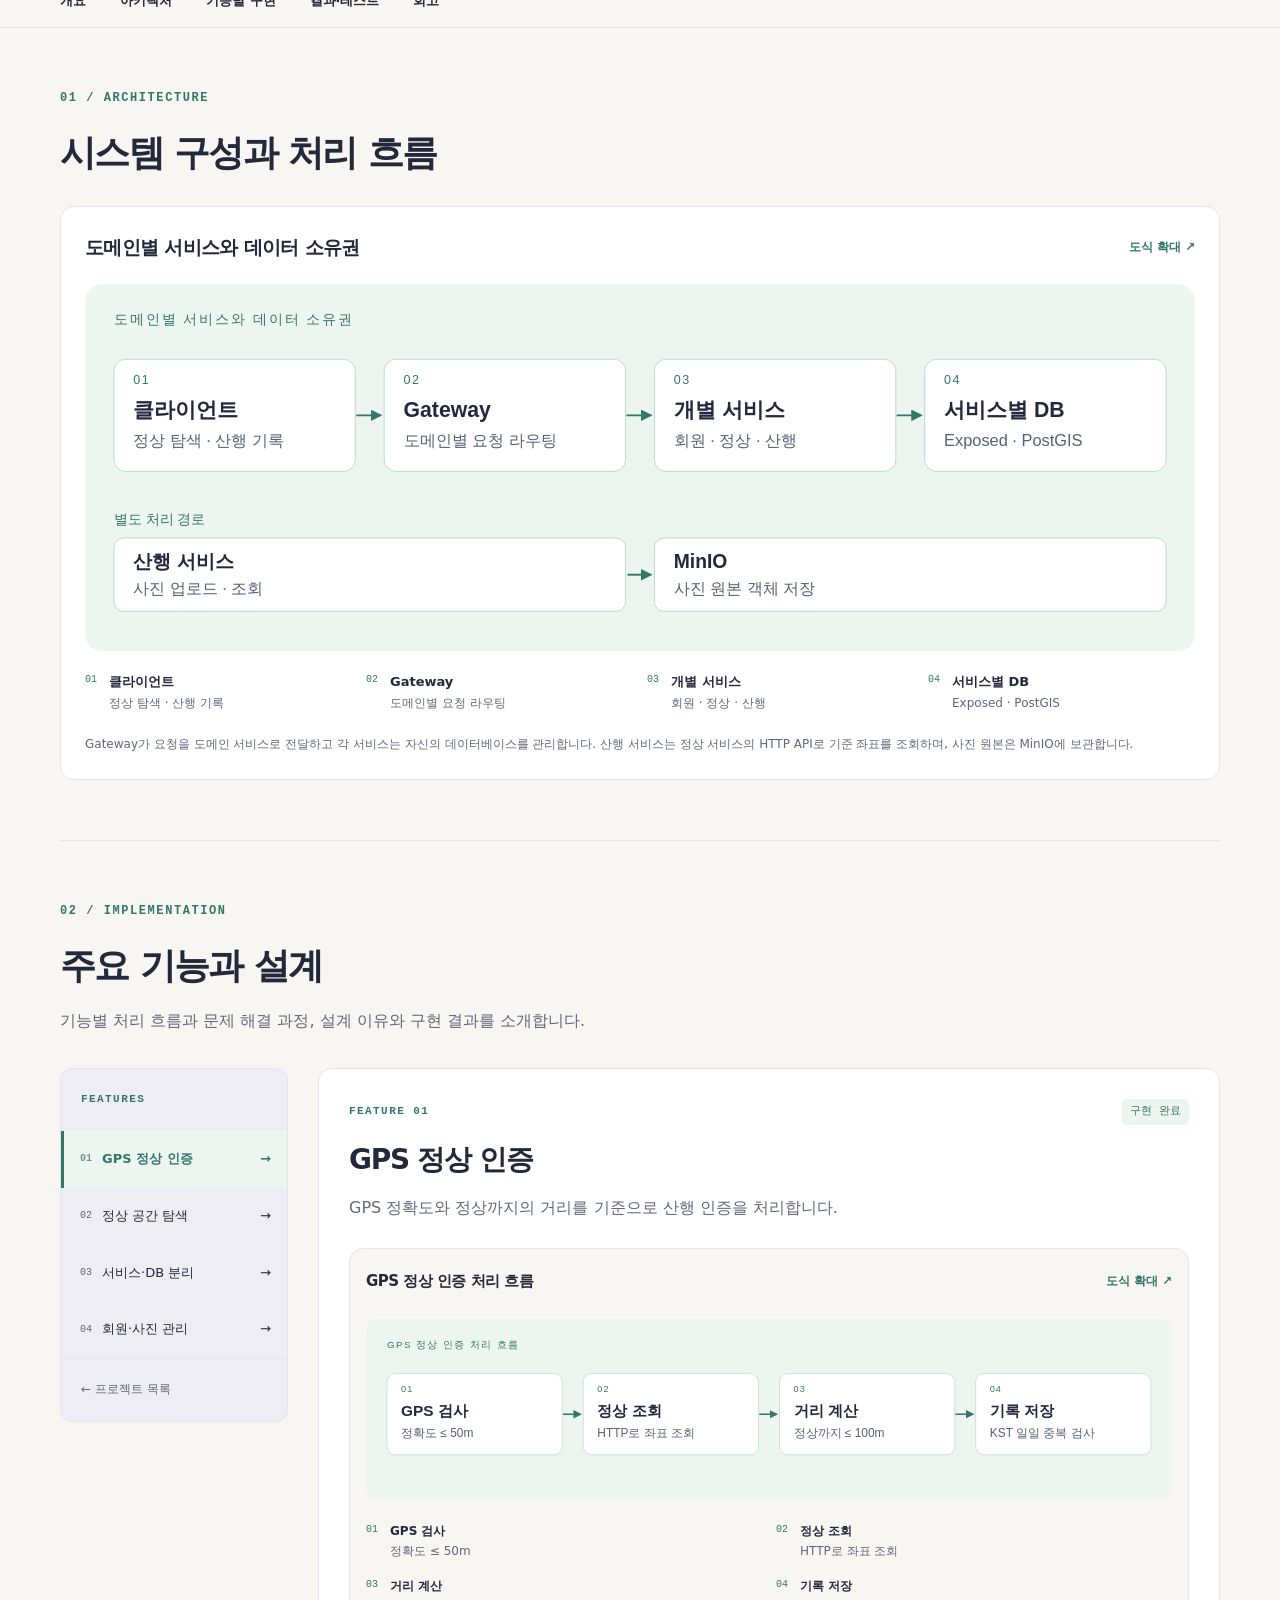
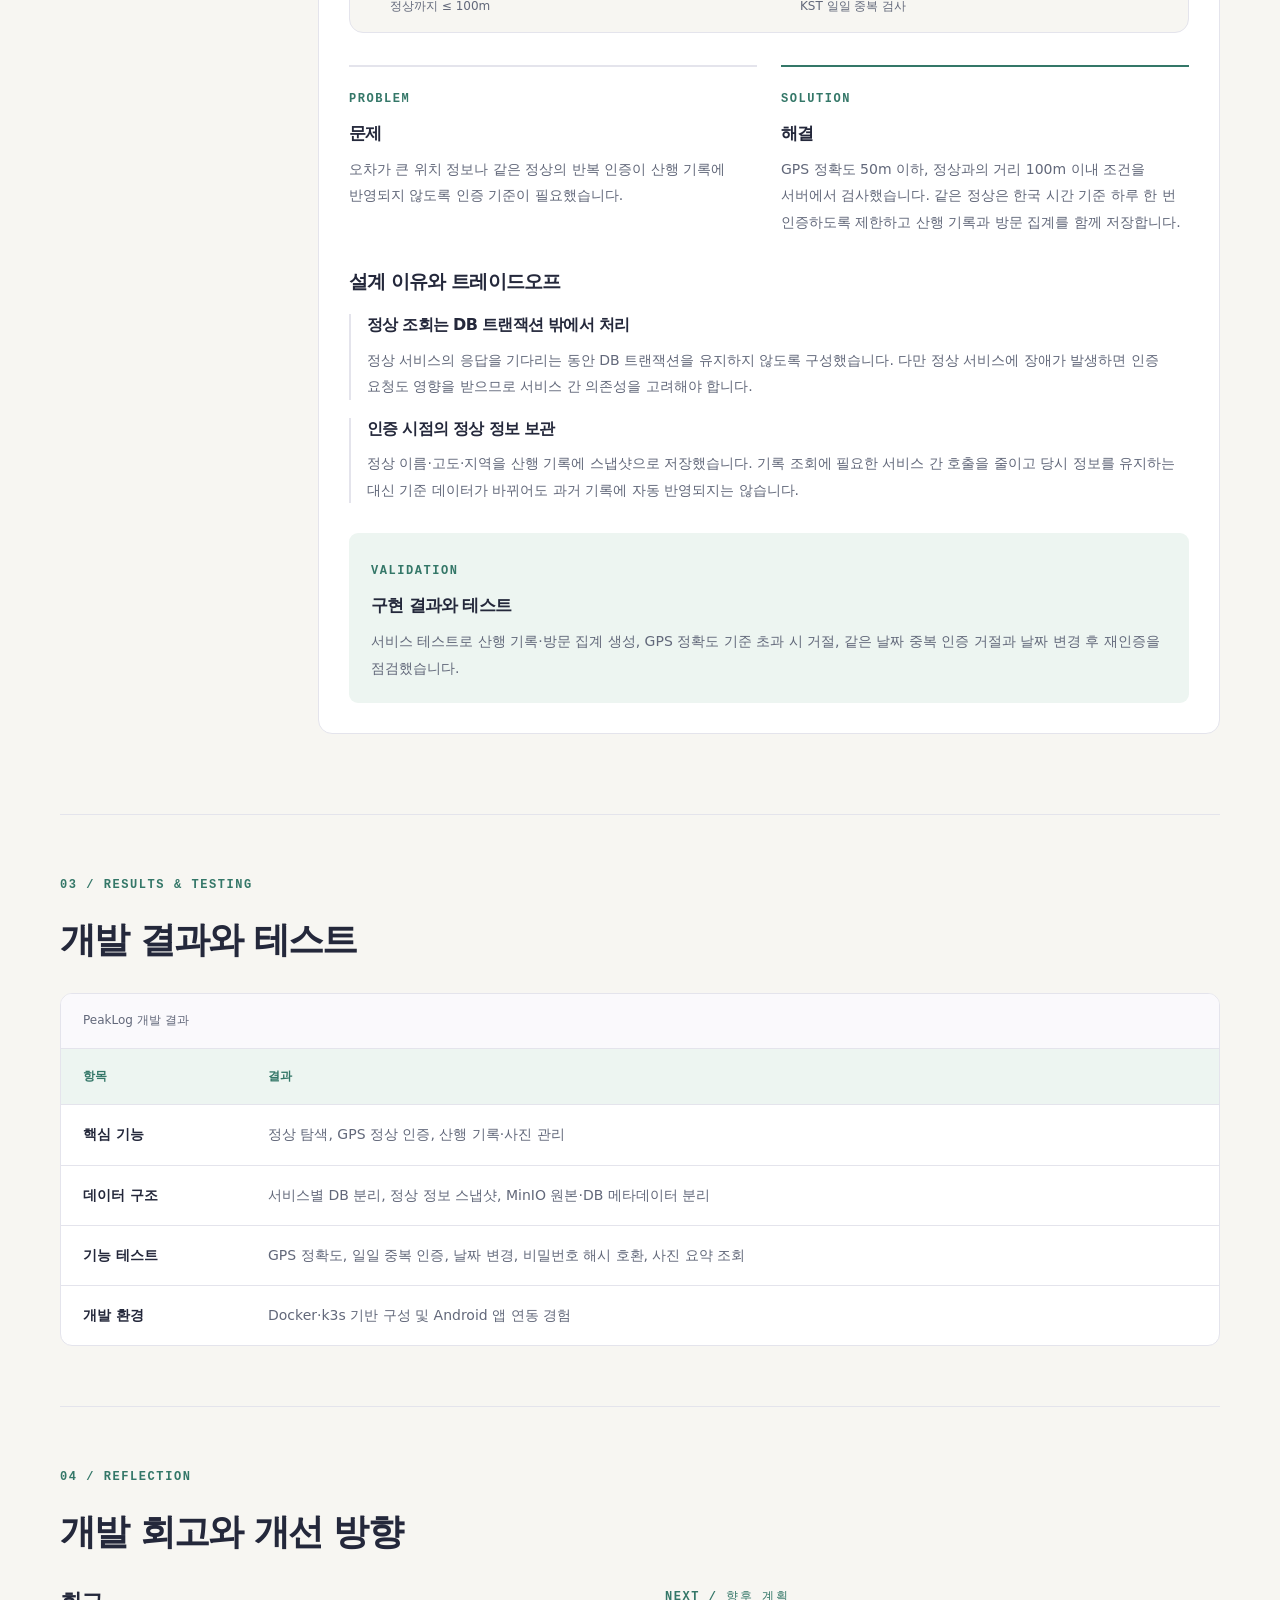
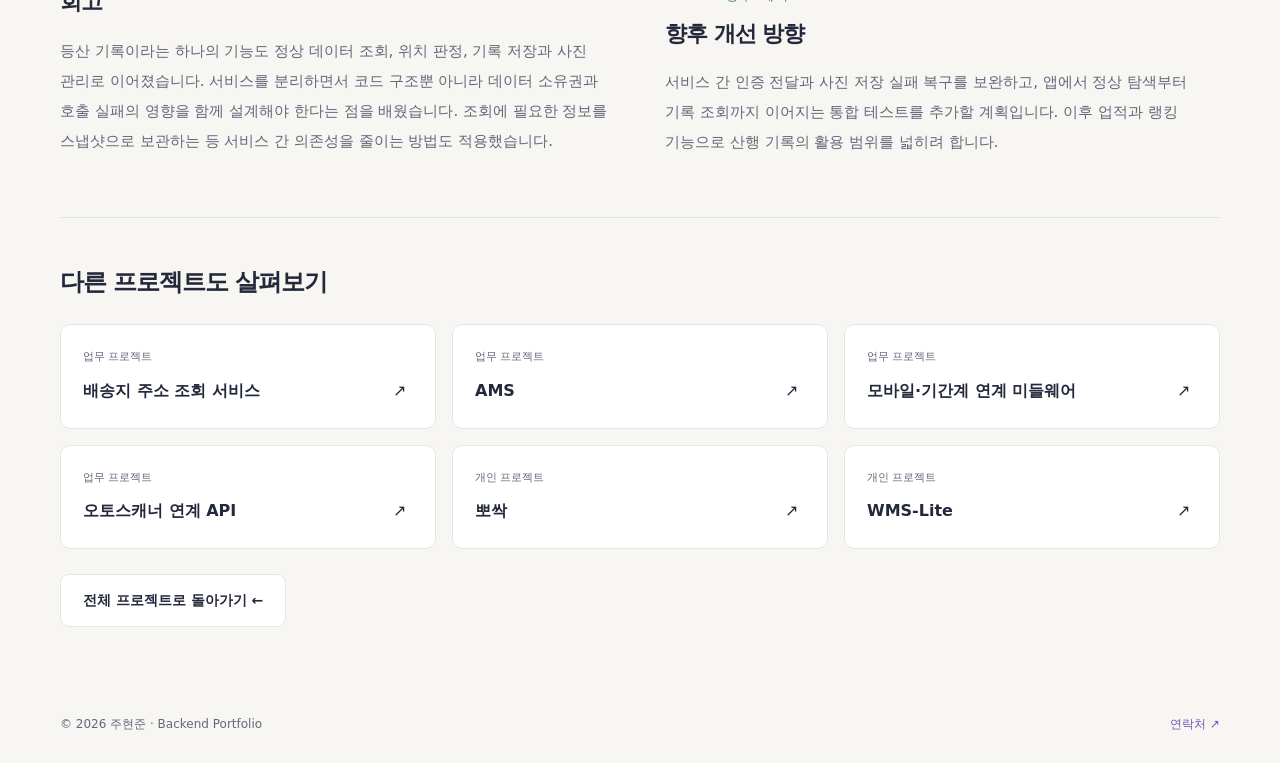
<file: projects/peaklog.html>
<!doctype html>
<html lang="ko" class="project-page"><head><meta charset="utf-8"><meta name="viewport" content="width=device-width, initial-scale=1">
<meta name="description" content="위치 기반 정상 탐색과 GPS 인증을 제공하는 등산 기록 서비스"><meta name="theme-color" content="#23273f">
<meta property="og:title" content="PeakLog | 주현준"><meta property="og:description" content="위치 기반 정상 탐색과 GPS 인증을 제공하는 등산 기록 서비스"><meta property="og:type" content="website">
<title>PeakLog | 주현준</title><link rel="icon" type="image/svg+xml" href="../assets/favicon.svg">
<link rel="stylesheet" href="../assets/style.css"><script src="../assets/main.js" defer></script></head>
<body id="top"><a class="skip" href="#main">본문으로 건너뛰기</a>
<header class="site-header"><div class="header-inner">
<a class="brand" href="../index.html" aria-label="주현준 포트폴리오 홈"><span class="brand-dot"></span>주현준<span class="brand-sub">BACKEND PORTFOLIO</span></a>
<button class="menu-toggle" type="button" aria-label="메뉴 열기" aria-expanded="false" aria-controls="main-nav">메뉴 <span aria-hidden="true">☰</span></button>
<nav id="main-nav" aria-label="주 메뉴"><a href="../index.html#journey">경험</a><a href="../index.html#work">프로젝트</a><a href="../index.html#stack">기술</a><a href="../index.html#credentials">교육·자격</a><a href="../index.html#contact">연락처</a></nav></div></header><main id="main" class="detail theme-green"><div class="container"><div class="breadcrumb"><a href="../index.html#work">← 전체 프로젝트</a><span>CASE 07 / 개인 프로젝트</span></div><section class="detail-hero" id="overview"><p class="eyebrow">PROJECT DETAIL / 개인 프로젝트</p><h1>PeakLog</h1><p class="detail-subtitle">위치 기반 정상 탐색과 GPS 인증을 제공하는 등산 기록 서비스</p><p class="project-meta"><span>2026.05 – 진행 중</span><span class="status status-experiment">개발 진행 중</span></p><ul class="tags" aria-label="사용 기술"><li>Kotlin</li><li>Spring Boot</li><li>PostGIS</li><li>MinIO</li><li>Exposed</li><li>Docker · k3s</li></ul>
<div class="snapshot"><div><span class="small-label">OVERVIEW</span><h2>프로젝트 개요</h2><p>PostGIS 정상 탐색, 서버 측 GPS 인증과 산행 기록·사진 관리를 구현하는 개인 등산 서비스입니다. 서비스 경계와 Database per Service를 학습하기 위해 MSA로 구성했으며, k3s 배포 환경에서 기능을 확인하고 있습니다.</p></div><div><span class="small-label">SCOPE</span><h2>담당 업무 및 개발 내용</h2><p>회원 인증, 위치 기반 정상 탐색, GPS 정상 인증과 산행 기록·사진 관리 기능을 개발했습니다. Gateway와 도메인별 서비스를 구성하고 Database per Service 방식으로 데이터 소유권을 분리했습니다.</p></div></div><dl class="metrics"><div><dt>정상 탐색</dt><dd>PostGIS 공간 검색</dd></div><div><dt>서비스 구조</dt><dd>MSA · 개별 DB</dd></div><div><dt>산행 사진</dt><dd>MinIO 객체 저장</dd></div></dl><div class="app-screens"><figure class="app-screen"><a class="app-screen-open" href="../assets/peaklog-screen-home.jpg" target="_blank" rel="noopener" data-zoom="../assets/peaklog-screen-home.jpg" data-title="홈 · 산행 요약과 GPS 인증" aria-label="홈 · 산행 요약과 GPS 인증 화면 확대"><img src="../assets/peaklog-screen-home.jpg" alt="홈 화면의 총 기록, 최근 산, 누적 고도와 GPS 확인 버튼" width="632" height="1280" loading="lazy"><span>화면 확대 ↗</span></a><figcaption><h4>홈 · 산행 요약과 GPS 인증</h4><p>총 기록·최근 산·누적 고도를 확인하고 오늘의 산행과 GPS 정상 인증으로 이동합니다.</p></figcaption></figure><figure class="app-screen"><a class="app-screen-open" href="../assets/peaklog-screen-records.jpg" target="_blank" rel="noopener" data-zoom="../assets/peaklog-screen-records.jpg" data-title="산행 기록 목록" aria-label="산행 기록 목록 화면 확대"><img src="../assets/peaklog-screen-records.jpg" alt="산 이름, 산행 날짜, 사진 수가 표시된 산행 기록 카드 목록" width="632" height="1280" loading="lazy"><span>화면 확대 ↗</span></a><figcaption><h4>산행 기록 목록</h4><p>산행 사진을 대표 이미지로 삼아 산 이름, 날짜와 사진 수를 카드로 보여줍니다.</p></figcaption></figure></div></section></div>
<nav class="detail-nav" aria-label="프로젝트 목차"><div class="container"><a href="#overview">개요</a><a href="#architecture">아키텍처</a><a href="#features">기능별 구현</a><a href="#verification">결과·테스트</a><a href="#reflection">회고</a></div></nav>
<div class="container"><section class="detail-section" id="architecture"><p class="eyebrow">01 / ARCHITECTURE</p><h2>시스템 구성과 처리 흐름</h2><figure class="diagram"><div class="figure-heading"><h3>도메인별 서비스와 데이터 소유권</h3><button type="button" class="zoom-link" data-zoom="../assets/peaklog-overview.svg" data-title="도메인별 서비스와 데이터 소유권">도식 확대 <span aria-hidden="true">↗</span></button></div>
<button class="diagram-open" type="button" data-zoom="../assets/peaklog-overview.svg" data-title="도메인별 서비스와 데이터 소유권" aria-label="도메인별 서비스와 데이터 소유권 도식 확대"><img src="../assets/peaklog-overview.svg" alt="도메인별 서비스와 데이터 소유권" loading="lazy" width="1150" height="260"></button><ol class="flow-text"><li><strong>클라이언트</strong><span>정상 탐색 · 산행 기록</span></li><li><strong>Gateway</strong><span>도메인별 요청 라우팅</span></li><li><strong>개별 서비스</strong><span>회원 · 정상 · 산행</span></li><li><strong>서비스별 DB</strong><span>Exposed · PostGIS</span></li></ol><figcaption>Gateway가 요청을 도메인 서비스로 전달하고 각 서비스는 자신의 데이터베이스를 관리합니다. 산행 서비스는 정상 서비스의 HTTP API로 기준 좌표를 조회하며, 사진 원본은 MinIO에 보관합니다.</figcaption></figure></section>
<section class="detail-section" id="features"><p class="eyebrow">02 / IMPLEMENTATION</p><h2>주요 기능과 설계</h2><p class="section-intro">기능별 처리 흐름과 문제 해결 과정, 설계 이유와 구현 결과를 소개합니다.</p><noscript><p class="notice">JavaScript가 꺼져 있어 모든 기능 설명을 순서대로 표시합니다. 도식은 이미지 파일을 직접 열어 볼 수 있습니다.</p></noscript><div class="features-layout"><aside class="feature-nav"><p class="small-label">FEATURES</p><div role="tablist" aria-label="PeakLog 기능" aria-orientation="vertical"><button id="tab-gps" type="button" role="tab" aria-selected="true" aria-controls="panel-gps" tabindex="0"><span class="tab-index">01</span>GPS 정상 인증<span aria-hidden="true" class="tab-arrow">→</span></button><button id="tab-spatial" type="button" role="tab" aria-selected="false" aria-controls="panel-spatial" tabindex="-1"><span class="tab-index">02</span>정상 공간 탐색<span aria-hidden="true" class="tab-arrow">→</span></button><button id="tab-services" type="button" role="tab" aria-selected="false" aria-controls="panel-services" tabindex="-1"><span class="tab-index">03</span>서비스·DB 분리<span aria-hidden="true" class="tab-arrow">→</span></button><button id="tab-storage" type="button" role="tab" aria-selected="false" aria-controls="panel-storage" tabindex="-1"><span class="tab-index">04</span>회원·사진 관리<span aria-hidden="true" class="tab-arrow">→</span></button></div><a class="back-home" href="../index.html#work">← 프로젝트 목록</a></aside><div class="feature-content"><article class="feature-panel" role="tabpanel" id="panel-gps" aria-labelledby="tab-gps" tabindex="0"><p class="eyebrow">FEATURE 01 <span class="feature-state">구현 완료</span></p><h3 class="feature-title">GPS 정상 인증</h3><p class="feature-intro">GPS 정확도와 정상까지의 거리를 기준으로 산행 인증을 처리합니다.</p>
<figure class="diagram"><div class="figure-heading"><h3>GPS 정상 인증 처리 흐름</h3><button type="button" class="zoom-link" data-zoom="../assets/peaklog-gps.svg" data-title="GPS 정상 인증 처리 흐름">도식 확대 <span aria-hidden="true">↗</span></button></div>
<button class="diagram-open" type="button" data-zoom="../assets/peaklog-gps.svg" data-title="GPS 정상 인증 처리 흐름" aria-label="GPS 정상 인증 처리 흐름 도식 확대"><img src="../assets/peaklog-gps.svg" alt="GPS 정상 인증 처리 흐름" loading="lazy" width="1150" height="260"></button><ol class="flow-text"><li><strong>GPS 검사</strong><span>정확도 ≤ 50m</span></li><li><strong>정상 조회</strong><span>HTTP로 좌표 조회</span></li><li><strong>거리 계산</strong><span>정상까지 ≤ 100m</span></li><li><strong>기록 저장</strong><span>KST 일일 중복 검사</span></li></ol></figure>
<div class="problem-solution"><article><span class="small-label">PROBLEM</span><h4>문제</h4><p>오차가 큰 위치 정보나 같은 정상의 반복 인증이 산행 기록에 반영되지 않도록 인증 기준이 필요했습니다.</p></article><article><span class="small-label">SOLUTION</span><h4>해결</h4><p>GPS 정확도 50m 이하, 정상과의 거리 100m 이내 조건을 서버에서 검사했습니다. 같은 정상은 한국 시간 기준 하루 한 번 인증하도록 제한하고 산행 기록과 방문 집계를 함께 저장합니다.</p></article></div>
<h4 class="feature-subtitle">설계 이유와 트레이드오프</h4><article class="decision"><h4>정상 조회는 DB 트랜잭션 밖에서 처리</h4><p>정상 서비스의 응답을 기다리는 동안 DB 트랜잭션을 유지하지 않도록 구성했습니다. 다만 정상 서비스에 장애가 발생하면 인증 요청도 영향을 받으므로 서비스 간 의존성을 고려해야 합니다.</p></article><article class="decision"><h4>인증 시점의 정상 정보 보관</h4><p>정상 이름·고도·지역을 산행 기록에 스냅샷으로 저장했습니다. 기록 조회에 필요한 서비스 간 호출을 줄이고 당시 정보를 유지하는 대신 기준 데이터가 바뀌어도 과거 기록에 자동 반영되지는 않습니다.</p></article><div class="validation-note"><span class="small-label">VALIDATION</span><h4>구현 결과와 테스트</h4><p>서비스 테스트로 산행 기록·방문 집계 생성, GPS 정확도 기준 초과 시 거절, 같은 날짜 중복 인증 거절과 날짜 변경 후 재인증을 점검했습니다.</p></div></article><article class="feature-panel" role="tabpanel" id="panel-spatial" aria-labelledby="tab-spatial" tabindex="0"><p class="eyebrow">FEATURE 02 <span class="feature-state">구현 완료</span></p><h3 class="feature-title">정상 공간 탐색</h3><p class="feature-intro">이름, 지도 영역과 반경 조건으로 정상을 탐색합니다.</p>
<div class="app-screens"><figure class="app-screen"><a class="app-screen-open" href="../assets/peaklog-screen-map.jpg" target="_blank" rel="noopener" data-zoom="../assets/peaklog-screen-map.jpg" data-title="지도 기반 정상 탐색" aria-label="지도 기반 정상 탐색 화면 확대"><img src="../assets/peaklog-screen-map.jpg" alt="산 검색창과 지역별로 묶인 정상 마커가 표시된 지도" width="632" height="1280" loading="lazy"><span>화면 확대 ↗</span></a><figcaption><h4>지도 기반 정상 탐색</h4><p>지도에서 정상의 분포를 살펴보고, 산 이름 검색으로 탐색할 수 있습니다.</p></figcaption></figure></div><figure class="diagram"><div class="figure-heading"><h3>정상 공간 탐색 처리 흐름</h3><button type="button" class="zoom-link" data-zoom="../assets/peaklog-spatial.svg" data-title="정상 공간 탐색 처리 흐름">도식 확대 <span aria-hidden="true">↗</span></button></div>
<button class="diagram-open" type="button" data-zoom="../assets/peaklog-spatial.svg" data-title="정상 공간 탐색 처리 흐름" aria-label="정상 공간 탐색 처리 흐름 도식 확대"><img src="../assets/peaklog-spatial.svg" alt="정상 공간 탐색 처리 흐름" loading="lazy" width="1150" height="260"></button><ol class="flow-text"><li><strong>탐색 조건</strong><span>이름 · 영역 · 반경</span></li><li><strong>정상 서비스</strong><span>조회 조건 구성</span></li><li><strong>PostGIS</strong><span>공간 함수 · GiST</span></li><li><strong>후보 응답</strong><span>거리 기준 정렬</span></li></ol></figure>
<div class="problem-solution"><article><span class="small-label">PROBLEM</span><h4>문제</h4><p>위도·경도 값을 보관하는 것에서 나아가 지도에 표시할 정상과 현재 위치 주변의 정상을 찾아야 했습니다.</p></article><article><span class="small-label">SOLUTION</span><h4>해결</h4><p>PostGIS의 GEOGRAPHY 좌표와 GiST 인덱스를 사용했습니다. ST_DWithin으로 반경 내 후보를 찾고 ST_Distance로 거리순 정렬을 구현했습니다. 누락된 고도는 별도 배치로 보완합니다.</p></article></div>
<h4 class="feature-subtitle">설계 이유와 트레이드오프</h4><article class="decision"><h4>공간 조회는 데이터베이스에서 처리</h4><p>좌표 데이터를 애플리케이션으로 가져와 모두 계산하는 대신 공간 조건을 DB 조회에 적용했습니다. 거리 단위와 좌표계, 인덱스가 사용되는 조회 형태를 함께 고려해야 합니다.</p></article><article class="decision"><h4>고도 보완과 조회 요청 분리</h4><p>외부 고도 API 호출은 별도 배치로 실행하고 기존 고도가 있는 데이터는 유지합니다. 조회 요청의 외부 API 의존성을 줄이는 대신 배치 진행 상태와 실패 처리를 관리해야 합니다.</p></article><div class="validation-note"><span class="small-label">VALIDATION</span><h4>구현 결과와 테스트</h4><p>이름·지도 영역·주변 반경 조회와 거리순 정렬을 구현했습니다. 누락 고도 보완의 요청 처리와 외부 HTTP 연동에는 테스트를 작성했습니다.</p></div></article><article class="feature-panel" role="tabpanel" id="panel-services" aria-labelledby="tab-services" tabindex="0"><p class="eyebrow">FEATURE 03 <span class="feature-state">구현 완료</span></p><h3 class="feature-title">서비스·DB 분리</h3><p class="feature-intro">개인 프로젝트에서 서비스별 책임과 데이터 소유권을 학습하기 위해 Gateway와 도메인 서비스를 분리했습니다.</p>
<figure class="diagram"><div class="figure-heading"><h3>서비스·DB 분리 처리 흐름</h3><button type="button" class="zoom-link" data-zoom="../assets/peaklog-services.svg" data-title="서비스·DB 분리 처리 흐름">도식 확대 <span aria-hidden="true">↗</span></button></div>
<button class="diagram-open" type="button" data-zoom="../assets/peaklog-services.svg" data-title="서비스·DB 분리 처리 흐름" aria-label="서비스·DB 분리 처리 흐름 도식 확대"><img src="../assets/peaklog-services.svg" alt="서비스·DB 분리 처리 흐름" loading="lazy" width="1150" height="260"></button><ol class="flow-text"><li><strong>API 요청</strong><span>Gateway 라우팅</span></li><li><strong>개별 서비스</strong><span>회원 · 정상 · 산행</span></li><li><strong>데이터 접근</strong><span>자신의 DB만 사용</span></li><li><strong>서비스별 DB</strong><span>ID 참조 · 데이터 분리</span></li></ol></figure>
<div class="problem-solution"><article><span class="small-label">PROBLEM</span><h4>문제</h4><p>회원 정보, 정상 기준 데이터와 사용자 산행 기록은 변경 이유와 조회 목적이 달라 각 도메인의 책임을 명확하게 나누고 싶었습니다.</p></article><article><span class="small-label">SOLUTION</span><h4>해결</h4><p>MSA와 Database per Service 구조를 적용해 각 서비스가 자신의 데이터를 관리하도록 구성했습니다. 다른 서비스의 데이터는 논리적인 ID로 참조하고 필요한 상세 정보는 HTTP API로 조회합니다.</p></article></div>
<h4 class="feature-subtitle">설계 이유와 트레이드오프</h4><article class="decision"><h4>다른 서비스의 DB에 직접 접근하지 않기</h4><p>서비스 간 테이블 조인이나 외래 키로 결합하는 대신 API와 식별자로 연동합니다. 변경 범위와 데이터 소유권이 명확해지는 대신 네트워크 지연, 서비스 장애와 데이터 일관성을 별도로 다뤄야 합니다.</p></article><article class="decision"><h4>기록 조회에 필요한 정보는 스냅샷으로 저장</h4><p>산행 기록에 필요한 정상 정보를 인증 시점에 저장해 조회 시 서비스 간 호출을 줄였습니다. 데이터 중복을 허용하는 대신 과거 기록의 의미를 유지하는 방식입니다.</p></article><div class="validation-note"><span class="small-label">VALIDATION</span><h4>구현 결과와 테스트</h4><p>Gateway 라우팅, 서비스별 영속성 계층과 데이터베이스 분리, 정상 API를 통한 산행 인증 연동을 구현했습니다.</p></div></article><article class="feature-panel" role="tabpanel" id="panel-storage" aria-labelledby="tab-storage" tabindex="0"><p class="eyebrow">FEATURE 04 <span class="feature-state">구현 완료</span></p><h3 class="feature-title">회원·사진 관리</h3><p class="feature-intro">회원 인증과 산행 사진의 저장·조회 기능을 구현했습니다.</p>
<div class="app-screens"><figure class="app-screen"><a class="app-screen-open" href="../assets/peaklog-screen-detail.jpg" target="_blank" rel="noopener" data-zoom="../assets/peaklog-screen-detail.jpg" data-title="산행 기록 상세 · 사진 관리" aria-label="산행 기록 상세 · 사진 관리 화면 확대"><img src="../assets/peaklog-screen-detail.jpg" alt="팔달산 기록의 사진, 메모, 방문 시간과 난이도 및 사진 추가·삭제 메뉴" width="538" height="1280" loading="lazy"><span>화면 확대 ↗</span></a><figcaption><h4>산행 기록 상세 · 사진 관리</h4><p>산행별 사진과 메모, 방문 시간, 난이도를 함께 확인하고 사진을 추가·삭제할 수 있습니다.</p></figcaption></figure></div><figure class="diagram"><div class="figure-heading"><h3>회원·사진 관리 처리 흐름</h3><button type="button" class="zoom-link" data-zoom="../assets/peaklog-storage.svg" data-title="회원·사진 관리 처리 흐름">도식 확대 <span aria-hidden="true">↗</span></button></div>
<button class="diagram-open" type="button" data-zoom="../assets/peaklog-storage.svg" data-title="회원·사진 관리 처리 흐름" aria-label="회원·사진 관리 처리 흐름 도식 확대"><img src="../assets/peaklog-storage.svg" alt="회원·사진 관리 처리 흐름" loading="lazy" width="1150" height="260"></button><ol class="flow-text"><li><strong>회원 인증</strong><span>JWT · 토큰 회전</span></li><li><strong>산행 기록</strong><span>요청 회원 소유 확인</span></li><li><strong>MinIO</strong><span>사진 원본 저장</span></li><li><strong>산행 DB</strong><span>메타데이터 관리</span></li></ol></figure>
<div class="problem-solution"><article><span class="small-label">PROBLEM</span><h4>문제</h4><p>회원 인증을 관리하고 산행 기록에 사진을 연결하면서 파일 원본과 기록 정보를 함께 다룰 저장 구조가 필요했습니다.</p></article><article><span class="small-label">SOLUTION</span><h4>해결</h4><p>회원 서비스에 JWT와 리프레시 토큰 회전을 적용했습니다. 사진 원본은 MinIO에, 메타데이터는 산행 서비스 DB에 저장하며 조회에는 Pre-signed URL을 사용합니다. 업로드 후 DB 저장이 실패하면 객체 삭제를 시도합니다.</p></article></div>
<h4 class="feature-subtitle">설계 이유와 트레이드오프</h4><article class="decision"><h4>파일 원본과 메타데이터 분리</h4><p>파일은 객체 저장소에 보관하고 기록과 연결되는 정보는 DB에서 관리합니다. 두 저장소가 하나의 트랜잭션으로 묶이지 않으므로 저장 실패에 대한 보상과 남은 객체 정리가 필요합니다.</p></article><article class="decision"><h4>기존 비밀번호 해시와의 호환</h4><p>새 비밀번호는 Argon2id로 인코딩하고 기존 BCrypt 해시도 검증할 수 있도록 구성했습니다. 인코딩 방식을 변경할 때 기존 계정의 로그인을 유지하는 데 초점을 맞췄습니다.</p></article><div class="validation-note"><span class="small-label">VALIDATION</span><h4>구현 결과와 테스트</h4><p>비밀번호 인코딩 테스트로 Argon2id 생성과 BCrypt 검증·업그레이드 판정을 점검했습니다. 산행 목록에 대표 사진과 사진 개수를 포함하는 조회 로직에도 테스트를 작성했습니다.</p></div></article></div></div></section>
<section class="detail-section" id="verification"><p class="eyebrow">03 / RESULTS &amp; TESTING</p><h2>개발 결과와 테스트</h2><div class="table-wrap"><table><caption>PeakLog 개발 결과</caption><thead><tr><th scope="col">항목</th><th scope="col">결과</th></tr></thead><tbody><tr><th scope="row">핵심 기능</th><td>정상 탐색, GPS 정상 인증, 산행 기록·사진 관리</td></tr><tr><th scope="row">데이터 구조</th><td>서비스별 DB 분리, 정상 정보 스냅샷, MinIO 원본·DB 메타데이터 분리</td></tr><tr><th scope="row">기능 테스트</th><td>GPS 정확도, 일일 중복 인증, 날짜 변경, 비밀번호 해시 호환, 사진 요약 조회</td></tr><tr><th scope="row">개발 환경</th><td>Docker·k3s 기반 구성 및 Android 앱 연동 경험</td></tr></tbody></table></div></section>
<section class="detail-section" id="reflection"><p class="eyebrow">04 / REFLECTION</p><h2>개발 회고와 개선 방향</h2><div class="reflection-grid"><article><h3>회고</h3><p>등산 기록이라는 하나의 기능도 정상 데이터 조회, 위치 판정, 기록 저장과 사진 관리로 이어졌습니다. 서비스를 분리하면서 코드 구조뿐 아니라 데이터 소유권과 호출 실패의 영향을 함께 설계해야 한다는 점을 배웠습니다. 조회에 필요한 정보를 스냅샷으로 보관하는 등 서비스 간 의존성을 줄이는 방법도 적용했습니다.</p></article><article><span class="small-label">NEXT / 향후 계획</span><h3>향후 개선 방향</h3><p>서비스 간 인증 전달과 사진 저장 실패 복구를 보완하고, 앱에서 정상 탐색부터 기록 조회까지 이어지는 통합 테스트를 추가할 계획입니다. 이후 업적과 랭킹 기능으로 산행 기록의 활용 범위를 넓히려 합니다.</p></article></div></section>
<section class="other-projects"><h2>다른 프로젝트도 살펴보기</h2><div><a href="address.html"><span>업무 프로젝트</span><strong>배송지 주소 조회 서비스</strong><span aria-hidden="true">↗</span></a><a href="ams.html"><span>업무 프로젝트</span><strong>AMS</strong><span aria-hidden="true">↗</span></a><a href="mobile-middleware.html"><span>업무 프로젝트</span><strong>모바일·기간계 연계 미들웨어</strong><span aria-hidden="true">↗</span></a><a href="scanner-api.html"><span>업무 프로젝트</span><strong>오토스캐너 연계 API</strong><span aria-hidden="true">↗</span></a><a href="ppossak.html"><span>개인 프로젝트</span><strong>뽀싹</strong><span aria-hidden="true">↗</span></a><a href="wms-lite.html"><span>개인 프로젝트</span><strong>WMS-Lite</strong><span aria-hidden="true">↗</span></a></div><a class="secondary-button" href="../index.html#work">전체 프로젝트로 돌아가기 ←</a></section></div></main><dialog id="diagram-dialog" aria-labelledby="diagram-title"><div class="dialog-heading"><h2 id="diagram-title">처리 흐름</h2><button type="button" id="dialog-close" aria-label="확대 도식 닫기">닫기 ×</button></div><div class="zoom-toolbar" aria-label="도식 확대 도구"><button type="button" id="zoom-out" aria-label="도식 축소">−</button><output id="zoom-level" aria-live="polite">100%</output><button type="button" id="zoom-in" aria-label="도식 확대">+</button><button type="button" id="zoom-reset">크기 초기화</button><span>확대 후 가로·세로로 스크롤할 수 있습니다.</span></div><div class="zoom-canvas"><img id="zoom-image" alt="선택한 확대 도식" draggable="false"></div></dialog><footer><div class="container footer-inner"><p>© 2026 주현준 <span>· Backend Portfolio</span></p><a href="../index.html#contact">연락처 ↗</a></div></footer>
<a class="to-top" href="#top" aria-label="맨 위로">↑</a></body></html>
</file>
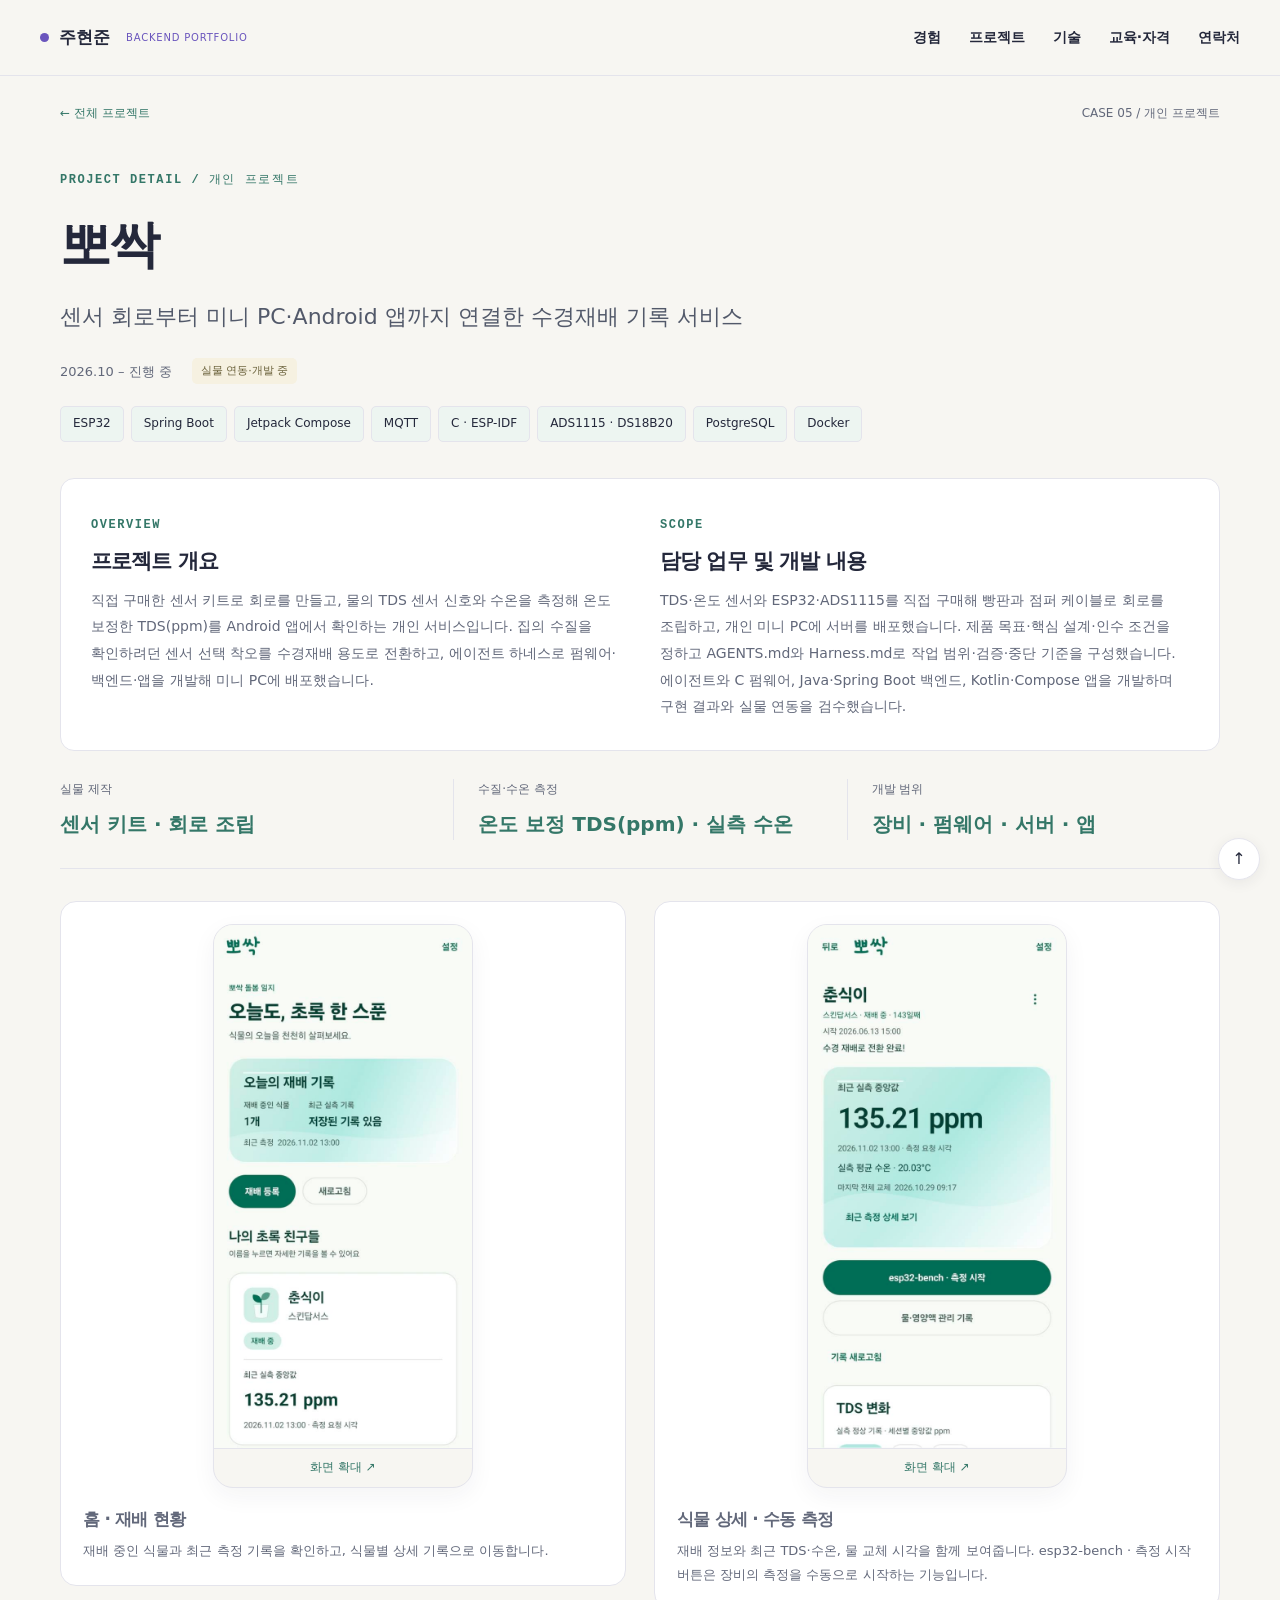
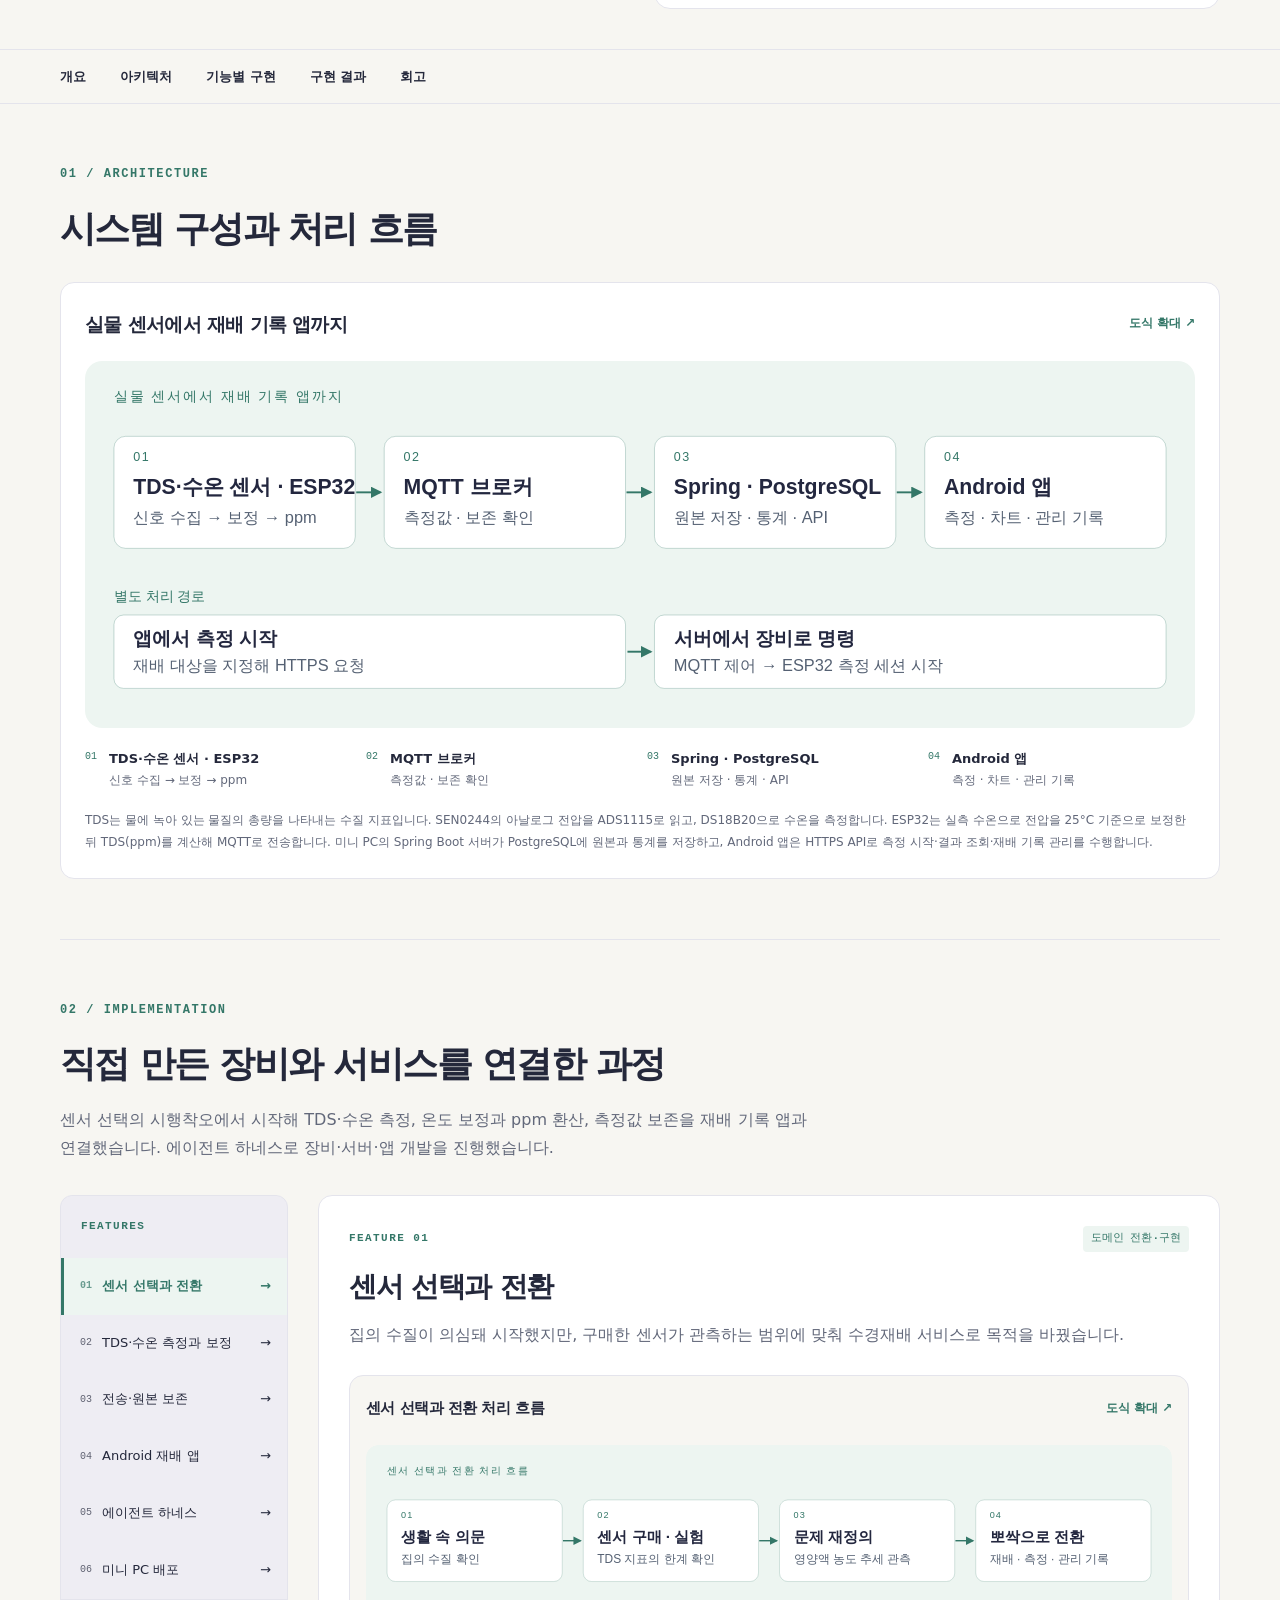
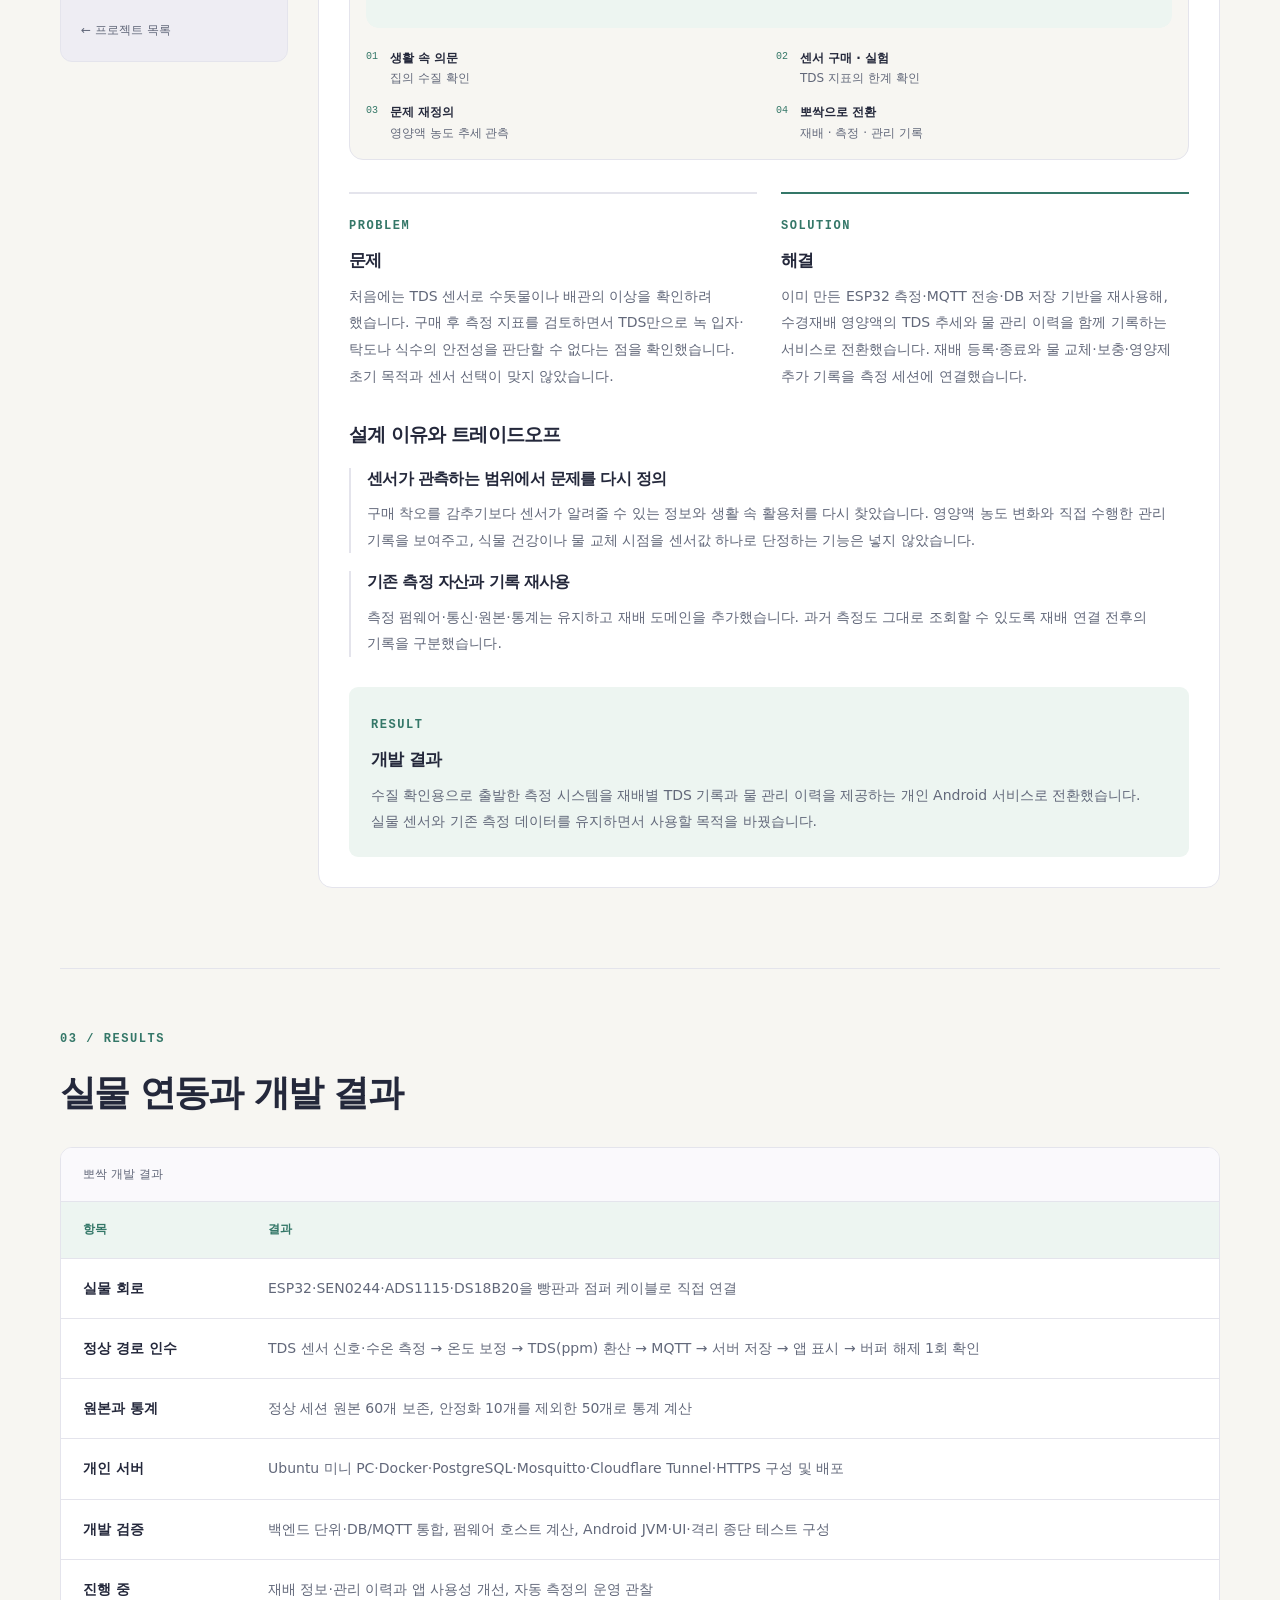
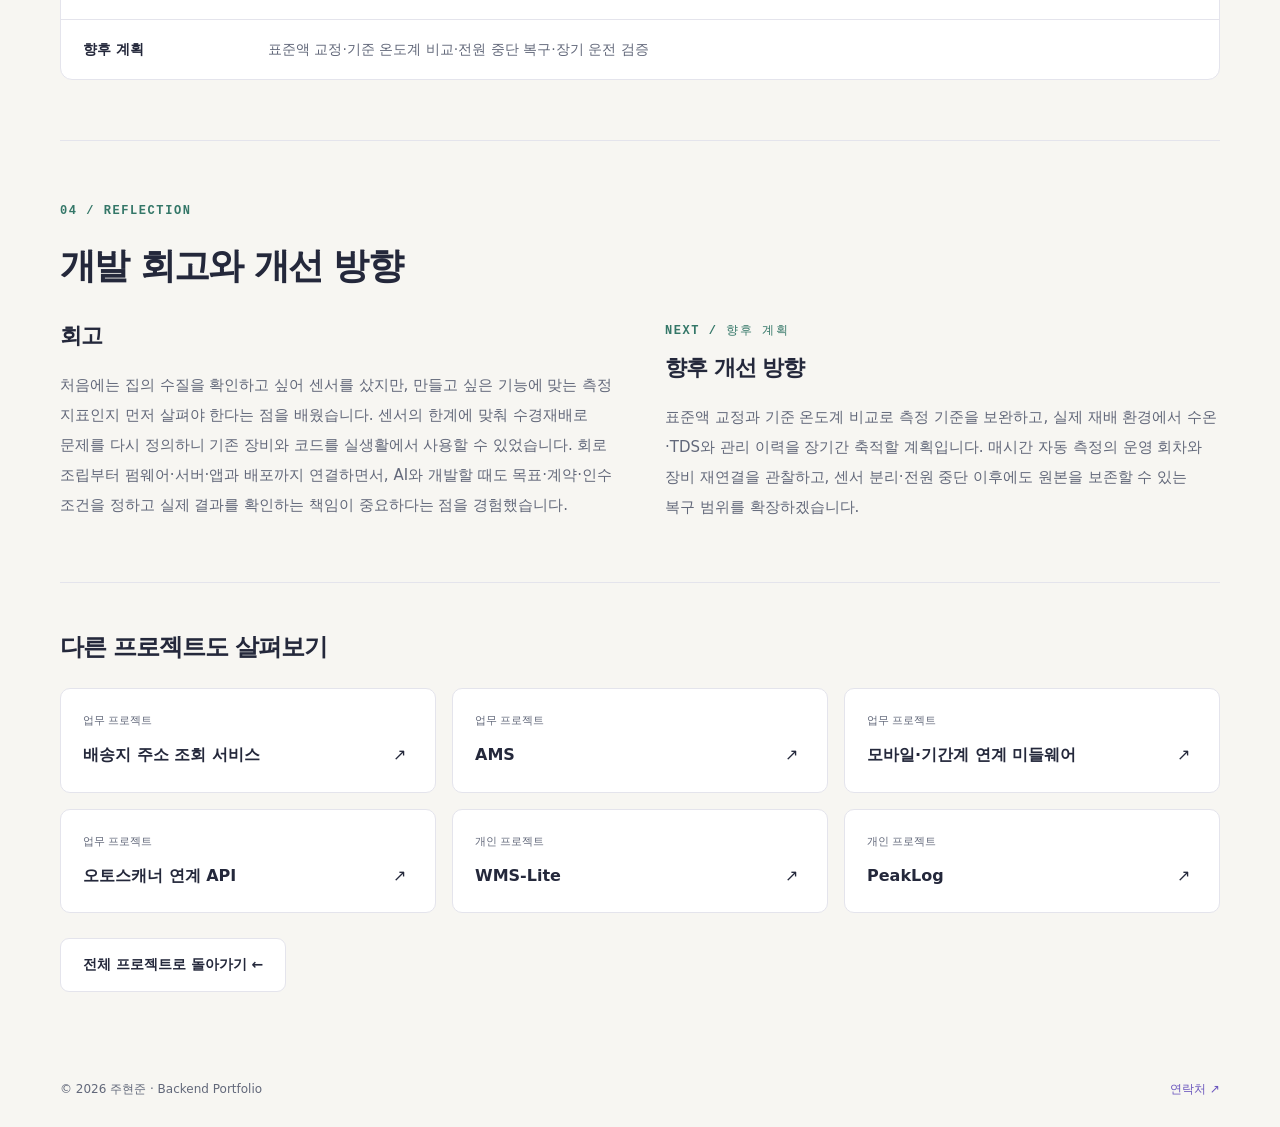
<file: projects/ppossak.html>
<!doctype html>
<html lang="ko" class="project-page"><head><meta charset="utf-8"><meta name="viewport" content="width=device-width, initial-scale=1">
<meta name="description" content="센서 회로부터 미니 PC·Android 앱까지 연결한 수경재배 기록 서비스"><meta name="theme-color" content="#23273f">
<meta property="og:title" content="뽀싹 | 주현준"><meta property="og:description" content="센서 회로부터 미니 PC·Android 앱까지 연결한 수경재배 기록 서비스"><meta property="og:type" content="website">
<title>뽀싹 | 주현준</title><link rel="icon" type="image/svg+xml" href="../assets/favicon.svg">
<link rel="stylesheet" href="../assets/style.css"><script src="../assets/main.js" defer></script></head>
<body id="top"><a class="skip" href="#main">본문으로 건너뛰기</a>
<header class="site-header"><div class="header-inner">
<a class="brand" href="../index.html" aria-label="주현준 포트폴리오 홈"><span class="brand-dot"></span>주현준<span class="brand-sub">BACKEND PORTFOLIO</span></a>
<button class="menu-toggle" type="button" aria-label="메뉴 열기" aria-expanded="false" aria-controls="main-nav">메뉴 <span aria-hidden="true">☰</span></button>
<nav id="main-nav" aria-label="주 메뉴"><a href="../index.html#journey">경험</a><a href="../index.html#work">프로젝트</a><a href="../index.html#stack">기술</a><a href="../index.html#credentials">교육·자격</a><a href="../index.html#contact">연락처</a></nav></div></header><main id="main" class="detail theme-green"><div class="container"><div class="breadcrumb"><a href="../index.html#work">← 전체 프로젝트</a><span>CASE 05 / 개인 프로젝트</span></div><section class="detail-hero" id="overview"><p class="eyebrow">PROJECT DETAIL / 개인 프로젝트</p><h1>뽀싹</h1><p class="detail-subtitle">센서 회로부터 미니 PC·Android 앱까지 연결한 수경재배 기록 서비스</p><p class="project-meta"><span>2026.10 – 진행 중</span><span class="status status-experiment">실물 연동·개발 중</span></p><ul class="tags" aria-label="사용 기술"><li>ESP32</li><li>Spring Boot</li><li>Jetpack Compose</li><li>MQTT</li><li>C · ESP-IDF</li><li>ADS1115 · DS18B20</li><li>PostgreSQL</li><li>Docker</li></ul>
<div class="snapshot"><div><span class="small-label">OVERVIEW</span><h2>프로젝트 개요</h2><p>직접 구매한 센서 키트로 회로를 만들고, 물의 TDS 센서 신호와 수온을 측정해 온도 보정한 TDS(ppm)를 Android 앱에서 확인하는 개인 서비스입니다. 집의 수질을 확인하려던 센서 선택 착오를 수경재배 용도로 전환하고, 에이전트 하네스로 펌웨어·백엔드·앱을 개발해 미니 PC에 배포했습니다.</p></div><div><span class="small-label">SCOPE</span><h2>담당 업무 및 개발 내용</h2><p>TDS·온도 센서와 ESP32·ADS1115를 직접 구매해 빵판과 점퍼 케이블로 회로를 조립하고, 개인 미니 PC에 서버를 배포했습니다. 제품 목표·핵심 설계·인수 조건을 정하고 AGENTS.md와 Harness.md로 작업 범위·검증·중단 기준을 구성했습니다. 에이전트와 C 펌웨어, Java·Spring Boot 백엔드, Kotlin·Compose 앱을 개발하며 구현 결과와 실물 연동을 검수했습니다.</p></div></div><dl class="metrics"><div><dt>실물 제작</dt><dd>센서 키트 · 회로 조립</dd></div><div><dt>수질·수온 측정</dt><dd>온도 보정 TDS(ppm) · 실측 수온</dd></div><div><dt>개발 범위</dt><dd>장비 · 펌웨어 · 서버 · 앱</dd></div></dl><div class="app-screens"><figure class="app-screen"><a class="app-screen-open" href="../assets/ppossak-screen-home.jpg" target="_blank" rel="noopener" data-zoom="../assets/ppossak-screen-home.jpg" data-title="홈 · 재배 현황" aria-label="홈 · 재배 현황 화면 확대"><img src="../assets/ppossak-screen-home.jpg" alt="재배 중인 식물과 최근 측정 시각, 식물별 최근 실측 중앙값을 보여주는 홈" width="632" height="1280" loading="lazy"><span>화면 확대 ↗</span></a><figcaption><h4>홈 · 재배 현황</h4><p>재배 중인 식물과 최근 측정 기록을 확인하고, 식물별 상세 기록으로 이동합니다.</p></figcaption></figure><figure class="app-screen"><a class="app-screen-open" href="../assets/ppossak-screen-plant.jpg" target="_blank" rel="noopener" data-zoom="../assets/ppossak-screen-plant.jpg" data-title="식물 상세 · 수동 측정" aria-label="식물 상세 · 수동 측정 화면 확대"><img src="../assets/ppossak-screen-plant.jpg" alt="식물 상세의 최근 TDS 중앙값과 평균 수온, esp32-bench 측정 시작 버튼" width="632" height="1280" loading="lazy"><span>화면 확대 ↗</span></a><figcaption><h4>식물 상세 · 수동 측정</h4><p>재배 정보와 최근 TDS·수온, 물 교체 시각을 함께 보여줍니다. esp32-bench · 측정 시작 버튼은 장비의 측정을 수동으로 시작하는 기능입니다.</p></figcaption></figure></div></section></div>
<nav class="detail-nav" aria-label="프로젝트 목차"><div class="container"><a href="#overview">개요</a><a href="#architecture">아키텍처</a><a href="#features">기능별 구현</a><a href="#verification">구현 결과</a><a href="#reflection">회고</a></div></nav>
<div class="container"><section class="detail-section" id="architecture"><p class="eyebrow">01 / ARCHITECTURE</p><h2>시스템 구성과 처리 흐름</h2><figure class="diagram"><div class="figure-heading"><h3>실물 센서에서 재배 기록 앱까지</h3><button type="button" class="zoom-link" data-zoom="../assets/ppossak-overview.svg" data-title="실물 센서에서 재배 기록 앱까지">도식 확대 <span aria-hidden="true">↗</span></button></div>
<button class="diagram-open" type="button" data-zoom="../assets/ppossak-overview.svg" data-title="실물 센서에서 재배 기록 앱까지" aria-label="실물 센서에서 재배 기록 앱까지 도식 확대"><img src="../assets/ppossak-overview.svg" alt="실물 센서에서 재배 기록 앱까지" loading="lazy" width="1150" height="260"></button><ol class="flow-text"><li><strong>TDS·수온 센서 · ESP32</strong><span>신호 수집 → 보정 → ppm</span></li><li><strong>MQTT 브로커</strong><span>측정값 · 보존 확인</span></li><li><strong>Spring · PostgreSQL</strong><span>원본 저장 · 통계 · API</span></li><li><strong>Android 앱</strong><span>측정 · 차트 · 관리 기록</span></li></ol><figcaption>TDS는 물에 녹아 있는 물질의 총량을 나타내는 수질 지표입니다. SEN0244의 아날로그 전압을 ADS1115로 읽고, DS18B20으로 수온을 측정합니다. ESP32는 실측 수온으로 전압을 25°C 기준으로 보정한 뒤 TDS(ppm)를 계산해 MQTT로 전송합니다. 미니 PC의 Spring Boot 서버가 PostgreSQL에 원본과 통계를 저장하고, Android 앱은 HTTPS API로 측정 시작·결과 조회·재배 기록 관리를 수행합니다.</figcaption></figure></section>
<section class="detail-section" id="features"><p class="eyebrow">02 / IMPLEMENTATION</p><h2>직접 만든 장비와 서비스를 연결한 과정</h2><p class="section-intro">센서 선택의 시행착오에서 시작해 TDS·수온 측정, 온도 보정과 ppm 환산, 측정값 보존을 재배 기록 앱과 연결했습니다. 에이전트 하네스로 장비·서버·앱 개발을 진행했습니다.</p><noscript><p class="notice">JavaScript가 꺼져 있어 모든 기능 설명을 순서대로 표시합니다. 도식은 이미지 파일을 직접 열어 볼 수 있습니다.</p></noscript><div class="features-layout"><aside class="feature-nav"><p class="small-label">FEATURES</p><div role="tablist" aria-label="뽀싹 기능" aria-orientation="vertical"><button id="tab-pivot" type="button" role="tab" aria-selected="true" aria-controls="panel-pivot" tabindex="0"><span class="tab-index">01</span>센서 선택과 전환<span aria-hidden="true" class="tab-arrow">→</span></button><button id="tab-hardware" type="button" role="tab" aria-selected="false" aria-controls="panel-hardware" tabindex="-1"><span class="tab-index">02</span>TDS·수온 측정과 보정<span aria-hidden="true" class="tab-arrow">→</span></button><button id="tab-preservation" type="button" role="tab" aria-selected="false" aria-controls="panel-preservation" tabindex="-1"><span class="tab-index">03</span>전송·원본 보존<span aria-hidden="true" class="tab-arrow">→</span></button><button id="tab-cultivation" type="button" role="tab" aria-selected="false" aria-controls="panel-cultivation" tabindex="-1"><span class="tab-index">04</span>Android 재배 앱<span aria-hidden="true" class="tab-arrow">→</span></button><button id="tab-harness" type="button" role="tab" aria-selected="false" aria-controls="panel-harness" tabindex="-1"><span class="tab-index">05</span>에이전트 하네스<span aria-hidden="true" class="tab-arrow">→</span></button><button id="tab-deployment" type="button" role="tab" aria-selected="false" aria-controls="panel-deployment" tabindex="-1"><span class="tab-index">06</span>미니 PC 배포<span aria-hidden="true" class="tab-arrow">→</span></button></div><a class="back-home" href="../index.html#work">← 프로젝트 목록</a></aside><div class="feature-content"><article class="feature-panel" role="tabpanel" id="panel-pivot" aria-labelledby="tab-pivot" tabindex="0"><p class="eyebrow">FEATURE 01 <span class="feature-state">도메인 전환·구현</span></p><h3 class="feature-title">센서 선택과 전환</h3><p class="feature-intro">집의 수질이 의심돼 시작했지만, 구매한 센서가 관측하는 범위에 맞춰 수경재배 서비스로 목적을 바꿨습니다.</p>
<figure class="diagram"><div class="figure-heading"><h3>센서 선택과 전환 처리 흐름</h3><button type="button" class="zoom-link" data-zoom="../assets/ppossak-pivot.svg" data-title="센서 선택과 전환 처리 흐름">도식 확대 <span aria-hidden="true">↗</span></button></div>
<button class="diagram-open" type="button" data-zoom="../assets/ppossak-pivot.svg" data-title="센서 선택과 전환 처리 흐름" aria-label="센서 선택과 전환 처리 흐름 도식 확대"><img src="../assets/ppossak-pivot.svg" alt="센서 선택과 전환 처리 흐름" loading="lazy" width="1150" height="260"></button><ol class="flow-text"><li><strong>생활 속 의문</strong><span>집의 수질 확인</span></li><li><strong>센서 구매 · 실험</strong><span>TDS 지표의 한계 확인</span></li><li><strong>문제 재정의</strong><span>영양액 농도 추세 관측</span></li><li><strong>뽀싹으로 전환</strong><span>재배 · 측정 · 관리 기록</span></li></ol></figure>
<div class="problem-solution"><article><span class="small-label">PROBLEM</span><h4>문제</h4><p>처음에는 TDS 센서로 수돗물이나 배관의 이상을 확인하려 했습니다. 구매 후 측정 지표를 검토하면서 TDS만으로 녹 입자·탁도나 식수의 안전성을 판단할 수 없다는 점을 확인했습니다. 초기 목적과 센서 선택이 맞지 않았습니다.</p></article><article><span class="small-label">SOLUTION</span><h4>해결</h4><p>이미 만든 ESP32 측정·MQTT 전송·DB 저장 기반을 재사용해, 수경재배 영양액의 TDS 추세와 물 관리 이력을 함께 기록하는 서비스로 전환했습니다. 재배 등록·종료와 물 교체·보충·영양제 추가 기록을 측정 세션에 연결했습니다.</p></article></div>
<h4 class="feature-subtitle">설계 이유와 트레이드오프</h4><article class="decision"><h4>센서가 관측하는 범위에서 문제를 다시 정의</h4><p>구매 착오를 감추기보다 센서가 알려줄 수 있는 정보와 생활 속 활용처를 다시 찾았습니다. 영양액 농도 변화와 직접 수행한 관리 기록을 보여주고, 식물 건강이나 물 교체 시점을 센서값 하나로 단정하는 기능은 넣지 않았습니다.</p></article><article class="decision"><h4>기존 측정 자산과 기록 재사용</h4><p>측정 펌웨어·통신·원본·통계는 유지하고 재배 도메인을 추가했습니다. 과거 측정도 그대로 조회할 수 있도록 재배 연결 전후의 기록을 구분했습니다.</p></article><div class="validation-note"><span class="small-label">RESULT</span><h4>개발 결과</h4><p>수질 확인용으로 출발한 측정 시스템을 재배별 TDS 기록과 물 관리 이력을 제공하는 개인 Android 서비스로 전환했습니다. 실물 센서와 기존 측정 데이터를 유지하면서 사용할 목적을 바꿨습니다.</p></div></article><article class="feature-panel" role="tabpanel" id="panel-hardware" aria-labelledby="tab-hardware" tabindex="0"><p class="eyebrow">FEATURE 02 <span class="feature-state">실물 정상 경로 확인</span></p><h3 class="feature-title">TDS·수온 측정과 보정</h3><p class="feature-intro">직접 조립한 TDS·온도 센서 회로로 물의 TDS 신호와 수온을 측정합니다. 수집한 전압에 온도 보정을 적용한 뒤 TDS(ppm)로 환산합니다.</p>
<div class="app-screens"><figure class="app-screen"><a class="app-screen-open" href="../assets/ppossak-screen-sensor.jpg" target="_blank" rel="noopener" data-zoom="../assets/ppossak-screen-sensor.jpg" data-title="센서·보정 정보와 원본" aria-label="센서·보정 정보와 원본 화면 확대"><img src="../assets/ppossak-screen-sensor.jpg" alt="ADS1115·DS18B20 측정 출처와 TDS 미교정, 25도 기준 온도 보정 및 보존 원본 표시" width="632" height="1280" loading="lazy"><span>화면 확대 ↗</span></a><figcaption><h4>센서·보정 정보와 원본</h4><p>측정·온도 출처, 25°C 기준 온도 보정과 TDS 미교정 상태를 구분해 표시합니다. 원본 60개와 통계 대상 50개를 나누고 안정화 원본도 조회할 수 있습니다.</p></figcaption></figure></div><figure class="diagram"><div class="figure-heading"><h3>TDS·수온 측정과 보정 처리 흐름</h3><button type="button" class="zoom-link" data-zoom="../assets/ppossak-hardware.svg" data-title="TDS·수온 측정과 보정 처리 흐름">도식 확대 <span aria-hidden="true">↗</span></button></div>
<button class="diagram-open" type="button" data-zoom="../assets/ppossak-hardware.svg" data-title="TDS·수온 측정과 보정 처리 흐름" aria-label="TDS·수온 측정과 보정 처리 흐름 도식 확대"><img src="../assets/ppossak-hardware.svg" alt="TDS·수온 측정과 보정 처리 흐름" loading="lazy" width="1150" height="260"></button><ol class="flow-text"><li><strong>직접 구입 · 조립</strong><span>빵판 · 점퍼 케이블</span></li><li><strong>TDS 신호 · 수온 측정</strong><span>SEN0244 · ADS1115 · DS18B20</span></li><li><strong>온도 보정 · ppm 환산</strong><span>ESP32 · 25°C 기준</span></li><li><strong>측정값 전송</strong><span>보정 TDS · 수온 보존</span></li></ol><figcaption>수질 측정용 SEN0244의 아날로그 전압을 ADS1115에서 디지털 값으로 변환해 I²C로 ESP32에 전달합니다. DS18B20의 실측 수온은 1-Wire로 전달하고, ESP32에서 온도 보정 후 TDS(ppm)를 계산합니다. 구성 관계를 보여주는 개념도이며 실제 GPIO·전원 배선은 장비 설정에서 별도로 관리합니다.</figcaption></figure>
<div class="problem-solution"><article><span class="small-label">PROBLEM</span><h4>문제</h4><p>TDS 전압만 읽고 수온을 고정값으로 가정하면 실제 수온이 달라져도 같은 조건으로 환산하게 됩니다. 실물 센서 연결뿐 아니라 온도 값의 유효 범위와 측정 시점도 함께 다뤄야 했습니다.</p></article><article><span class="small-label">SOLUTION</span><h4>해결</h4><p>ESP32, SEN0244 TDS 센서, ADS1115, DS18B20을 빵판과 점퍼 케이블로 연결했습니다. C·ESP-IDF 펌웨어에서 실측 수온을 이용해 전압을 25°C 기준으로 보정한 뒤 TDS ppm을 계산하고, 원래 전압·수온·측정 시점도 서버에 보존합니다.</p></article></div>
<h4 class="feature-subtitle">설계 이유와 트레이드오프</h4><article class="decision"><h4>수온이 없거나 오래됐을 때 임의의 값으로 대체하지 않기</h4><p>유효 범위와 측정 시점을 확인한 수온만 계산에 사용합니다. 센서 오류나 오래된 온도를 정상 측정처럼 처리하지 않고, 측정 시작을 막거나 이미 수집한 원본을 불완전 세션으로 남기도록 했습니다.</p></article><article class="decision"><h4>온도 보정과 센서 교정 구분</h4><p>실측 수온을 이용해 TDS 센서 전압을 25°C 기준으로 보정하는 계산과, 표준액으로 TDS 센서를 교정하는 작업을 구분했습니다. 앱 상세에서 실측·모의·과거 가정 수온과 보정 정보를 따로 표시하며, 표준액 교정은 후속 과제로 남겼습니다.</p></article><div class="validation-note"><span class="small-label">RESULT</span><h4>개발 결과</h4><p>실물 TDS 센서 신호·수온 측정부터 온도 보정·TDS(ppm) 환산, MQTT 전송, 서버 보존, 앱 표시와 장비 버퍼 해제까지 정상 경로를 한 차례 확인했습니다. 표준액 교정과 기준 온도계 대비 정확도 비교는 향후 진행할 작업입니다.</p></div></article><article class="feature-panel" role="tabpanel" id="panel-preservation" aria-labelledby="tab-preservation" tabindex="0"><p class="eyebrow">FEATURE 03 <span class="feature-state">구현·통합 테스트</span></p><h3 class="feature-title">전송·원본 보존</h3><p class="feature-intro">MQTT 전송 성공과 DB 저장 완료를 구분하고, 서버의 보존 확인을 받은 뒤 장비 원본을 해제합니다.</p>
<div class="app-screens"><figure class="app-screen"><a class="app-screen-open" href="../assets/ppossak-screen-result.jpg" target="_blank" rel="noopener" data-zoom="../assets/ppossak-screen-result.jpg" data-title="측정 결과 · 보존 상태와 통계" aria-label="측정 결과 · 보존 상태와 통계 화면 확대"><img src="../assets/ppossak-screen-result.jpg" alt="정상 보존 상태, TDS 중앙값과 수온, 최소·평균·최대 및 통계 대상 50개 표시" width="632" height="1280" loading="lazy"><span>화면 확대 ↗</span></a><figcaption><h4>측정 결과 · 보존 상태와 통계</h4><p>측정 세션의 보존 상태와 TDS 중앙값·최소·평균·최대, 평균 수온을 확인합니다. 정상 보존은 데이터 저장 결과를 뜻하며 식물 건강 판정과 구분합니다.</p></figcaption></figure></div><figure class="diagram"><div class="figure-heading"><h3>전송·원본 보존 처리 흐름</h3><button type="button" class="zoom-link" data-zoom="../assets/ppossak-preservation.svg" data-title="전송·원본 보존 처리 흐름">도식 확대 <span aria-hidden="true">↗</span></button></div>
<button class="diagram-open" type="button" data-zoom="../assets/ppossak-preservation.svg" data-title="전송·원본 보존 처리 흐름" aria-label="전송·원본 보존 처리 흐름 도식 확대"><img src="../assets/ppossak-preservation.svg" alt="전송·원본 보존 처리 흐름" loading="lazy" width="1150" height="260"></button><ol class="flow-text"><li><strong>ESP32 세션 측정</strong><span>원본을 메모리에 보관</span></li><li><strong>MQTT 수신</strong><span>원본 · 출처 · 시점 검사</span></li><li><strong>DB 트랜잭션</strong><span>원본 · 통계 함께 저장</span></li><li><strong>커밋 후 보존 확인</strong><span>장비 버퍼 해제</span></li></ol></figure>
<div class="problem-solution"><article><span class="small-label">PROBLEM</span><h4>문제</h4><p>장비가 메시지를 보냈다는 이유만으로 원본을 지우면, 서버 저장 실패 때 측정값을 잃을 수 있습니다. 재전송된 데이터가 기존 원본과 다르거나 측정 도중 센서가 실패하는 경우도 구분해야 했습니다.</p></article><article><span class="small-label">SOLUTION</span><h4>해결</h4><p>세션과 원본을 하나의 DB 트랜잭션으로 저장하고 실제 커밋이 끝난 후 MQTT 보존 확인을 보냅니다. 장비는 확인 전까지 원본을 보관합니다. 동일 세션·순번의 재수신은 원본과 비교해 중복과 충돌을 구분하고, 기존 원본을 덮어쓰지 않도록 했습니다.</p></article></div>
<h4 class="feature-subtitle">설계 이유와 트레이드오프</h4><article class="decision"><h4>원본 보존과 통계 대상 분리</h4><p>정상 세션의 원본 60개는 모두 보존하되 초기 안정화 10개를 제외한 50개로 통계를 계산합니다. 수집 도중 끊긴 세션도 원본을 남기고 정상 추세와 구분합니다.</p></article><article class="decision"><h4>통신 확인과 저장 확인을 별도 계약으로 다루기</h4><p>MQTT QoS 1만으로 DB 반영을 보장한다고 보지 않았습니다. 저장 실패에는 보존 확인을 보내지 않고, 같은 데이터의 재수신에 다시 응답할 수 있도록 했습니다. 현재 장비 원본은 RAM에 보관하므로 전원 중단 이후의 복구는 별도 개선 범위입니다.</p></article><div class="validation-note"><span class="small-label">RESULT</span><h4>개발 결과</h4><p>정상·불완전 세션, 동일 재전송, 수온·측정 시점 충돌, 커밋 실패 시 확인 미발행을 다루는 단위·통합 테스트를 구성했습니다. 실물 정상 인수에서는 서버 보존 확인 후 장비가 버퍼를 해제하는 흐름을 확인했습니다.</p></div></article><article class="feature-panel" role="tabpanel" id="panel-cultivation" aria-labelledby="tab-cultivation" tabindex="0"><p class="eyebrow">FEATURE 04 <span class="feature-state">구현·개선 진행 중</span></p><h3 class="feature-title">Android 재배 앱</h3><p class="feature-intro">센서 수치만 나열하는 화면에서, 식물별 측정 추세와 물 관리 이력을 함께 보는 앱으로 확장했습니다.</p>
<div class="app-screens"><figure class="app-screen"><a class="app-screen-open" href="../assets/ppossak-screen-trend.jpg" target="_blank" rel="noopener" data-zoom="../assets/ppossak-screen-trend.jpg" data-title="기간별 TDS 변화" aria-label="기간별 TDS 변화 화면 확대"><img src="../assets/ppossak-screen-trend.jpg" alt="24시간·7일·30일 선택과 세션별 TDS 중앙값 추이, 관측값 이동 버튼" width="632" height="1280" loading="lazy"><span>화면 확대 ↗</span></a><figcaption><h4>기간별 TDS 변화</h4><p>24시간·7일·30일 단위로 TDS 추이를 살펴보고 각 관측값을 확인합니다. 실측 수온 보정 기록을 표시하며, 그래프 아래에는 돌봄 타임라인을 배치했습니다.</p></figcaption></figure></div><figure class="diagram"><div class="figure-heading"><h3>Android 재배 앱 처리 흐름</h3><button type="button" class="zoom-link" data-zoom="../assets/ppossak-cultivation.svg" data-title="Android 재배 앱 처리 흐름">도식 확대 <span aria-hidden="true">↗</span></button></div>
<button class="diagram-open" type="button" data-zoom="../assets/ppossak-cultivation.svg" data-title="Android 재배 앱 처리 흐름" aria-label="Android 재배 앱 처리 흐름 도식 확대"><img src="../assets/ppossak-cultivation.svg" alt="Android 재배 앱 처리 흐름" loading="lazy" width="1150" height="260"></button><ol class="flow-text"><li><strong>재배 등록</strong><span>식물명 · 별명 · 메모</span></li><li><strong>측정 시작 · 조회</strong><span>수온 · 보정 ppm</span></li><li><strong>추세 확인</strong><span>24시간 · 7일 · 30일</span></li><li><strong>관리 기록</strong><span>물 교체 · 보충 · 영양제</span></li></ol></figure>
<div class="problem-solution"><article><span class="small-label">PROBLEM</span><h4>문제</h4><p>단일 측정값만으로는 어떤 식물의 기록인지, 물 교체나 보충 전후에 값이 어떻게 달라졌는지 파악하기 어려웠습니다. 실제 센서와 모의 측정, 과거 가정 수온의 기록도 섞이지 않아야 했습니다.</p></article><article><span class="small-label">SOLUTION</span><h4>해결</h4><p>Kotlin·Jetpack Compose로 재배 대시보드, 측정 시작·결과, 기간별 TDS 차트와 날짜별 관리 이력을 구현했습니다. 재배 시작 시 측정 대상을 고정하고 물 교체·보충·영양제 추가를 기록합니다. 차트는 실측 정상 기록의 세션 중앙값을 보여주고, 모의 측정은 실측 추세에서 제외합니다.</p></article></div>
<h4 class="feature-subtitle">설계 이유와 트레이드오프</h4><article class="decision"><h4>차트와 이력의 조회 범위 제한</h4><p>기간별 조회에 페이지 수와 시간 예산을 두고, 전체 기간을 다 가져오지 못한 경우 화면에 알립니다. 관리 이력과 측정 이력을 나눠 필요한 기록부터 확인할 수 있게 했습니다.</p></article><article class="decision"><h4>인증과 쓰기 요청의 불확실성도 앱에서 관리</h4><p>개인용 단일 계정 인증을 적용하고, 인증 만료나 통신 실패 때 결과가 확정되지 않은 요청의 키·본문을 보존합니다. 단순 화면 테스트뿐 아니라 로그인·측정·재배 관리 흐름을 격리 환경에서 확인하도록 했습니다.</p></article><div class="validation-note"><span class="small-label">RESULT</span><h4>개발 결과</h4><p>재배 등록·종료, 측정·결과 조회, TDS 기간 차트와 물 관리 이력을 구현했습니다. Android JVM·UI 테스트와 전용 API·DB·MQTT를 사용한 종단 테스트를 구성했고, 최근에는 재배 정보 편집과 상세 이력의 스크롤 동작을 개선했습니다.</p></div></article><article class="feature-panel" role="tabpanel" id="panel-harness" aria-labelledby="tab-harness" tabindex="0"><p class="eyebrow">FEATURE 05 <span class="feature-state">구성·개발에 적용</span></p><h3 class="feature-title">에이전트 하네스</h3><p class="feature-intro">AI에 기능을 한 번 요청하는 방식에서, 작업 범위와 인수 조건을 정하고 구현·검증·수정을 이어가는 개발 체계로 바꿨습니다.</p>
<figure class="diagram"><div class="figure-heading"><h3>에이전트 하네스 처리 흐름</h3><button type="button" class="zoom-link" data-zoom="../assets/ppossak-harness.svg" data-title="에이전트 하네스 처리 흐름">도식 확대 <span aria-hidden="true">↗</span></button></div>
<button class="diagram-open" type="button" data-zoom="../assets/ppossak-harness.svg" data-title="에이전트 하네스 처리 흐름" aria-label="에이전트 하네스 처리 흐름 도식 확대"><img src="../assets/ppossak-harness.svg" alt="에이전트 하네스 처리 흐름" loading="lazy" width="1150" height="260"></button><ol class="flow-text"><li><strong>목표 · 인수 조건</strong><span>제품 요구와 설계 결정</span></li><li><strong>승인 범위 구현</strong><span>단일 에이전트 순차 작업</span></li><li><strong>검증 · 오류 수정</strong><span>테스트 · 재시도 한도</span></li><li><strong>결과 검수 · 인계</strong><span>다음 작업의 맥락 보존</span></li></ol></figure>
<div class="problem-solution"><article><span class="small-label">PROBLEM</span><h4>문제</h4><p>펌웨어·백엔드·앱을 함께 개발하면서 대화만으로 요구사항을 전달하면, 실제 구현 상태와 승인 범위가 흐려지고 실패한 검증을 놓치기 쉬웠습니다.</p></article><article><span class="small-label">SOLUTION</span><h4>해결</h4><p>AGENTS.md에 유지할 설계와 작업 규칙을 두고, Harness.md와 기능별 작업 명세에 계획·인수 조건·검증·실패 시 중단 기준을 정리했습니다. 저는 제품 목표와 주요 설계를 결정하고 실물과 결과를 검수하며, 에이전트는 승인 범위의 구현·테스트·오류 수정·인계를 순차 수행하도록 구성했습니다.</p></article></div>
<h4 class="feature-subtitle">설계 이유와 트레이드오프</h4><article class="decision"><h4>자율 구현과 승인 경계 분리</h4><p>구현 단계마다 검증을 이어가되 범위 밖의 아키텍처·인프라 변경과 운영 배포·Git 발행은 별도로 다룹니다. 단계당 수정 횟수와 동일 원인 반복 실패의 중단 기준도 두었습니다.</p></article><article class="decision"><h4>문서 규칙과 실제 자동 검증 구분</h4><p>백엔드 단위·PostgreSQL 통합 테스트, 펌웨어 계산 호스트 테스트, Android JVM·Lint·UI·종단 테스트를 연결했습니다. 문서에 적은 모든 규칙이 자동으로 강제된다고 보지 않고, 실제 검사와 사람의 검수 범위를 구분했습니다.</p></article><div class="validation-note"><span class="small-label">RESULT</span><h4>개발 결과</h4><p>센서 도메인 전환, 수온 보정, 서버 자동 측정과 Android UI 개선에 같은 작업 명세·순차 구현·검증·인계 흐름을 적용했습니다. 장비부터 서버·앱까지 AI와 개발하되, 제품 방향과 실물 배포·사용 결과는 직접 확인하는 경험을 쌓았습니다.</p></div></article><article class="feature-panel" role="tabpanel" id="panel-deployment" aria-labelledby="tab-deployment" tabindex="0"><p class="eyebrow">FEATURE 06 <span class="feature-state">개인 서버 배포·사용</span></p><h3 class="feature-title">미니 PC 배포</h3><p class="feature-intro">직접 조립한 장비를 개인 Ubuntu 미니 PC와 연결하고, Android 앱에서 HTTPS로 사용하는 서비스로 배포했습니다.</p>
<figure class="diagram"><div class="figure-heading"><h3>미니 PC 배포 처리 흐름</h3><button type="button" class="zoom-link" data-zoom="../assets/ppossak-deployment.svg" data-title="미니 PC 배포 처리 흐름">도식 확대 <span aria-hidden="true">↗</span></button></div>
<button class="diagram-open" type="button" data-zoom="../assets/ppossak-deployment.svg" data-title="미니 PC 배포 처리 흐름" aria-label="미니 PC 배포 처리 흐름 도식 확대"><img src="../assets/ppossak-deployment.svg" alt="미니 PC 배포 처리 흐름" loading="lazy" width="1150" height="260"></button><ol class="flow-text"><li><strong>ESP32 측정 장비</strong><span>집 안 Wi-Fi · MQTT TLS</span></li><li><strong>Ubuntu 미니 PC</strong><span>Docker · MQTT · DB</span></li><li><strong>HTTPS API</strong><span>Cloudflare Tunnel · 인증</span></li><li><strong>개인 Android 앱</strong><span>측정 · 조회 · 재배 관리</span></li></ol></figure>
<div class="problem-solution"><article><span class="small-label">PROBLEM</span><h4>문제</h4><p>PC에서 가상 데이터로 동작하는 것과, 실제 센서·개인 서버·휴대폰을 연결해 사용하는 것은 다른 문제였습니다. MQTT 장비 통신과 외부 앱 접근, 비밀 설정과 배포 산출물의 경계가 필요했습니다.</p></article><article><span class="small-label">SOLUTION</span><h4>해결</h4><p>미니 PC에 Spring Boot·PostgreSQL·Mosquitto와 Cloudflare Tunnel을 Docker로 구성하고 직접 배포했습니다. 장비는 LAN 전용 TLS MQTT와 인증·ACL을 사용하고, 앱은 HTTPS API와 단일 계정 인증으로 접근하도록 구성했습니다.</p></article></div>
<h4 class="feature-subtitle">설계 이유와 트레이드오프</h4><article class="decision"><h4>장비 통신과 앱의 외부 접근 구분</h4><p>MQTT는 장비가 있는 LAN에서 사용하고 외부 앱 접근은 Tunnel을 통한 HTTPS API로 제한했습니다. 테스트는 운영 데이터 대신 전용 DB·브로커를 사용하도록 구성했습니다.</p></article><article class="decision"><h4>구현 검증과 운영 적용을 별도로 확인</h4><p>서버 배포는 직접 수행하고, 에이전트의 로컬 빌드·검증 결과와 실제 서버·장비·앱의 동작을 나눠 확인했습니다. 매시간 자동 측정은 기본 OFF와 명시적 장비·재배 설정으로 구현했으며, 장기 운영 안정성은 후속으로 점검합니다.</p></article><div class="validation-note"><span class="small-label">RESULT</span><h4>개발 결과</h4><p>미니 PC 서버와 앱을 배포하고 실물 TDS 센서 신호·수온 측정부터 온도 보정·ppm 환산·서버 저장·앱 표시까지 연결했습니다. 자동 측정의 회차 중복·수동 측정 충돌·오프라인 처리는 격리 환경에서 검사했으며, 실제 정각 회차와 장기 운전 확인은 이어갈 계획입니다.</p></div></article></div></div></section>
<section class="detail-section" id="verification"><p class="eyebrow">03 / RESULTS</p><h2>실물 연동과 개발 결과</h2><div class="table-wrap"><table><caption>뽀싹 개발 결과</caption><thead><tr><th scope="col">항목</th><th scope="col">결과</th></tr></thead><tbody><tr><th scope="row">실물 회로</th><td>ESP32·SEN0244·ADS1115·DS18B20을 빵판과 점퍼 케이블로 직접 연결</td></tr><tr><th scope="row">정상 경로 인수</th><td>TDS 센서 신호·수온 측정 → 온도 보정 → TDS(ppm) 환산 → MQTT → 서버 저장 → 앱 표시 → 버퍼 해제 1회 확인</td></tr><tr><th scope="row">원본과 통계</th><td>정상 세션 원본 60개 보존, 안정화 10개를 제외한 50개로 통계 계산</td></tr><tr><th scope="row">개인 서버</th><td>Ubuntu 미니 PC·Docker·PostgreSQL·Mosquitto·Cloudflare Tunnel·HTTPS 구성 및 배포</td></tr><tr><th scope="row">개발 검증</th><td>백엔드 단위·DB/MQTT 통합, 펌웨어 호스트 계산, Android JVM·UI·격리 종단 테스트 구성</td></tr><tr><th scope="row">진행 중</th><td>재배 정보·관리 이력과 앱 사용성 개선, 자동 측정의 운영 관찰</td></tr><tr><th scope="row">향후 계획</th><td>표준액 교정·기준 온도계 비교·전원 중단 복구·장기 운전 검증</td></tr></tbody></table></div></section>
<section class="detail-section" id="reflection"><p class="eyebrow">04 / REFLECTION</p><h2>개발 회고와 개선 방향</h2><div class="reflection-grid"><article><h3>회고</h3><p>처음에는 집의 수질을 확인하고 싶어 센서를 샀지만, 만들고 싶은 기능에 맞는 측정 지표인지 먼저 살펴야 한다는 점을 배웠습니다. 센서의 한계에 맞춰 수경재배로 문제를 다시 정의하니 기존 장비와 코드를 실생활에서 사용할 수 있었습니다. 회로 조립부터 펌웨어·서버·앱과 배포까지 연결하면서, AI와 개발할 때도 목표·계약·인수 조건을 정하고 실제 결과를 확인하는 책임이 중요하다는 점을 경험했습니다.</p></article><article><span class="small-label">NEXT / 향후 계획</span><h3>향후 개선 방향</h3><p>표준액 교정과 기준 온도계 비교로 측정 기준을 보완하고, 실제 재배 환경에서 수온·TDS와 관리 이력을 장기간 축적할 계획입니다. 매시간 자동 측정의 운영 회차와 장비 재연결을 관찰하고, 센서 분리·전원 중단 이후에도 원본을 보존할 수 있는 복구 범위를 확장하겠습니다.</p></article></div></section>
<section class="other-projects"><h2>다른 프로젝트도 살펴보기</h2><div><a href="address.html"><span>업무 프로젝트</span><strong>배송지 주소 조회 서비스</strong><span aria-hidden="true">↗</span></a><a href="ams.html"><span>업무 프로젝트</span><strong>AMS</strong><span aria-hidden="true">↗</span></a><a href="mobile-middleware.html"><span>업무 프로젝트</span><strong>모바일·기간계 연계 미들웨어</strong><span aria-hidden="true">↗</span></a><a href="scanner-api.html"><span>업무 프로젝트</span><strong>오토스캐너 연계 API</strong><span aria-hidden="true">↗</span></a><a href="wms-lite.html"><span>개인 프로젝트</span><strong>WMS-Lite</strong><span aria-hidden="true">↗</span></a><a href="peaklog.html"><span>개인 프로젝트</span><strong>PeakLog</strong><span aria-hidden="true">↗</span></a></div><a class="secondary-button" href="../index.html#work">전체 프로젝트로 돌아가기 ←</a></section></div></main><dialog id="diagram-dialog" aria-labelledby="diagram-title"><div class="dialog-heading"><h2 id="diagram-title">처리 흐름</h2><button type="button" id="dialog-close" aria-label="확대 도식 닫기">닫기 ×</button></div><div class="zoom-toolbar" aria-label="도식 확대 도구"><button type="button" id="zoom-out" aria-label="도식 축소">−</button><output id="zoom-level" aria-live="polite">100%</output><button type="button" id="zoom-in" aria-label="도식 확대">+</button><button type="button" id="zoom-reset">크기 초기화</button><span>확대 후 가로·세로로 스크롤할 수 있습니다.</span></div><div class="zoom-canvas"><img id="zoom-image" alt="선택한 확대 도식" draggable="false"></div></dialog><footer><div class="container footer-inner"><p>© 2026 주현준 <span>· Backend Portfolio</span></p><a href="../index.html#contact">연락처 ↗</a></div></footer>
<a class="to-top" href="#top" aria-label="맨 위로">↑</a></body></html>
</file>
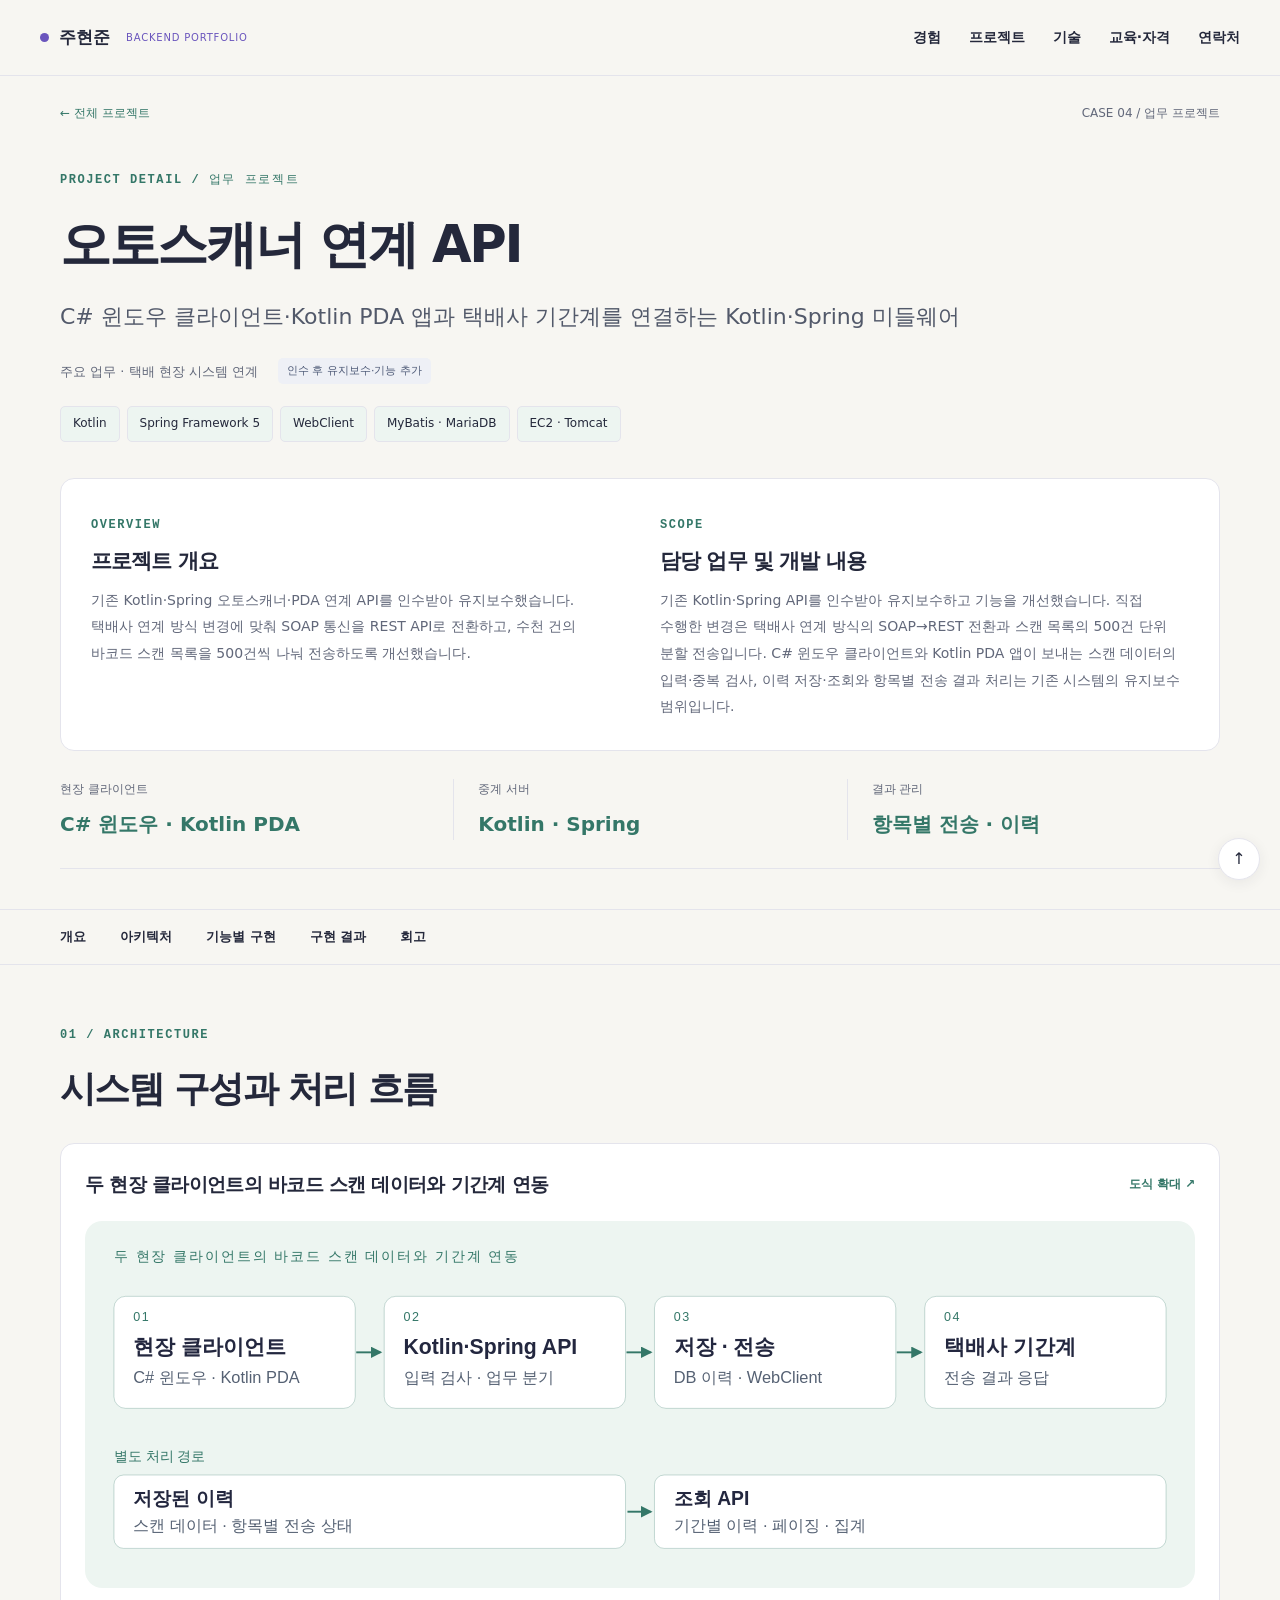
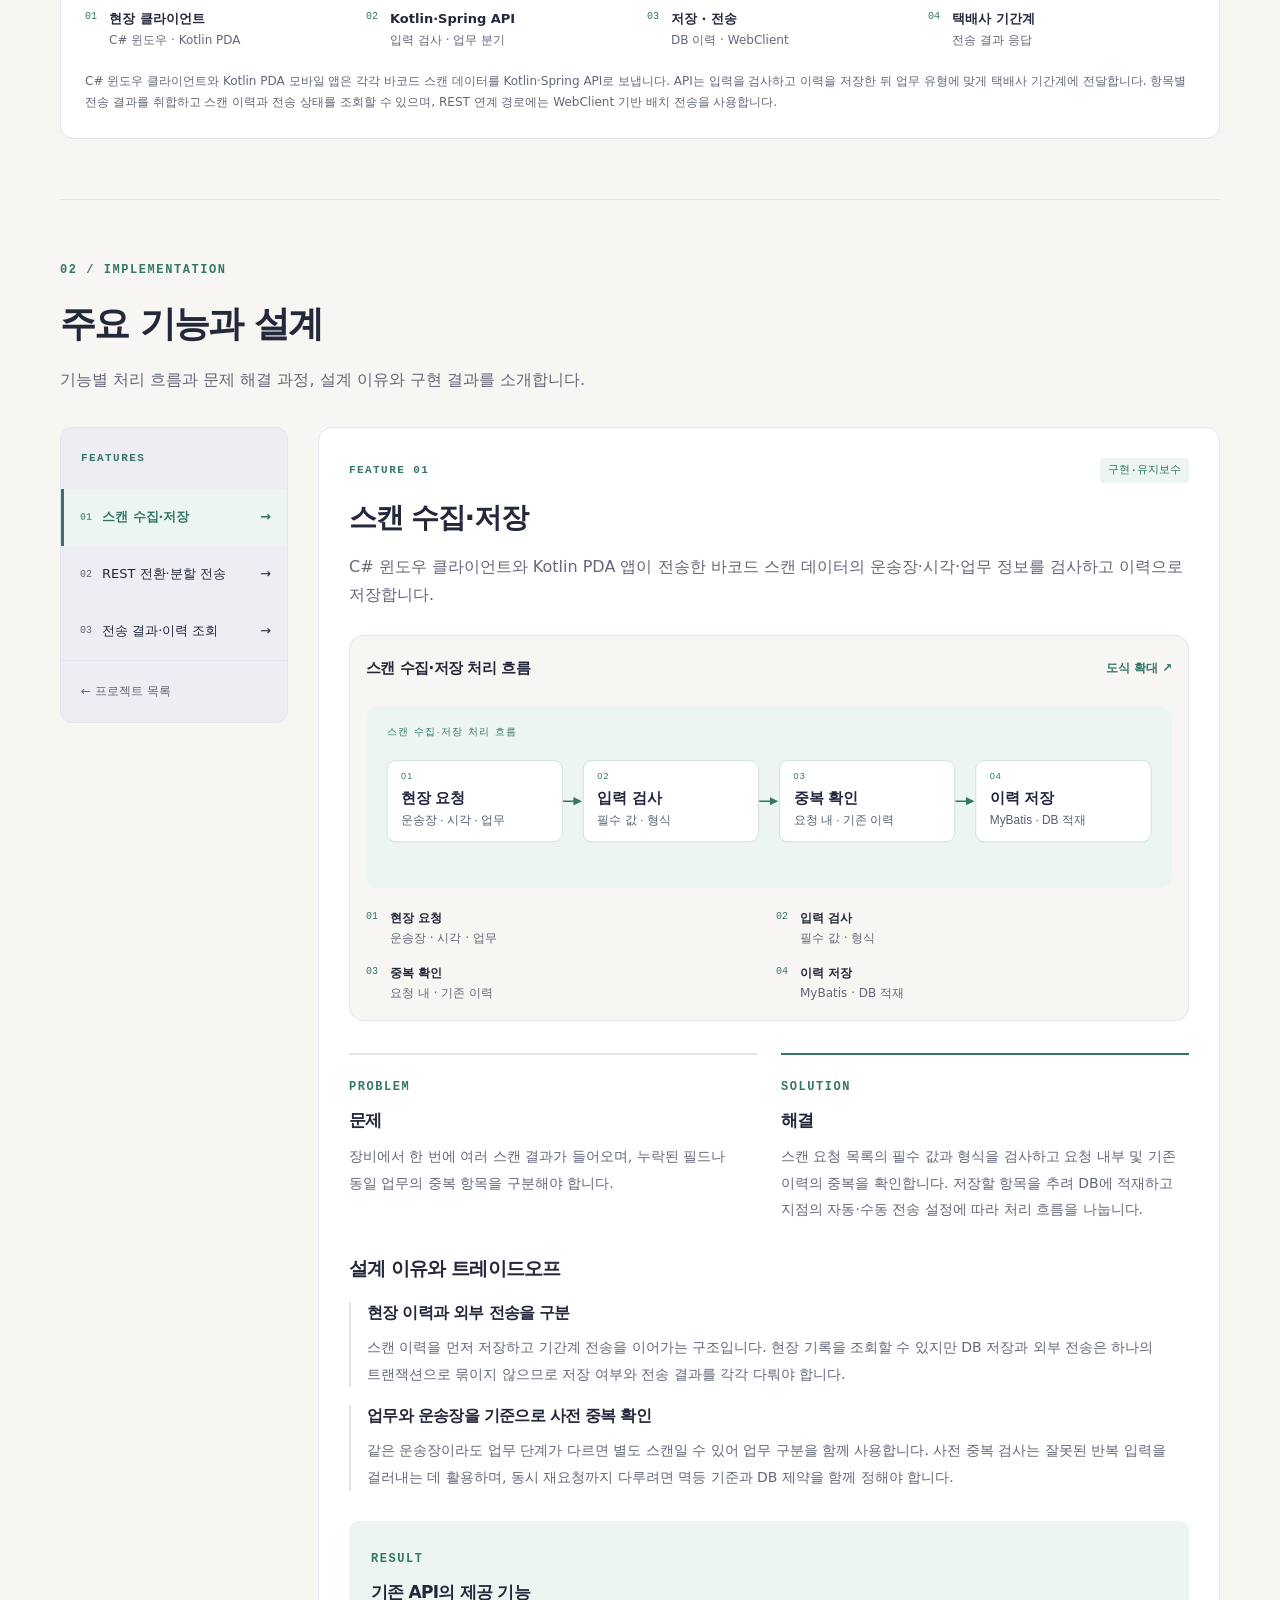
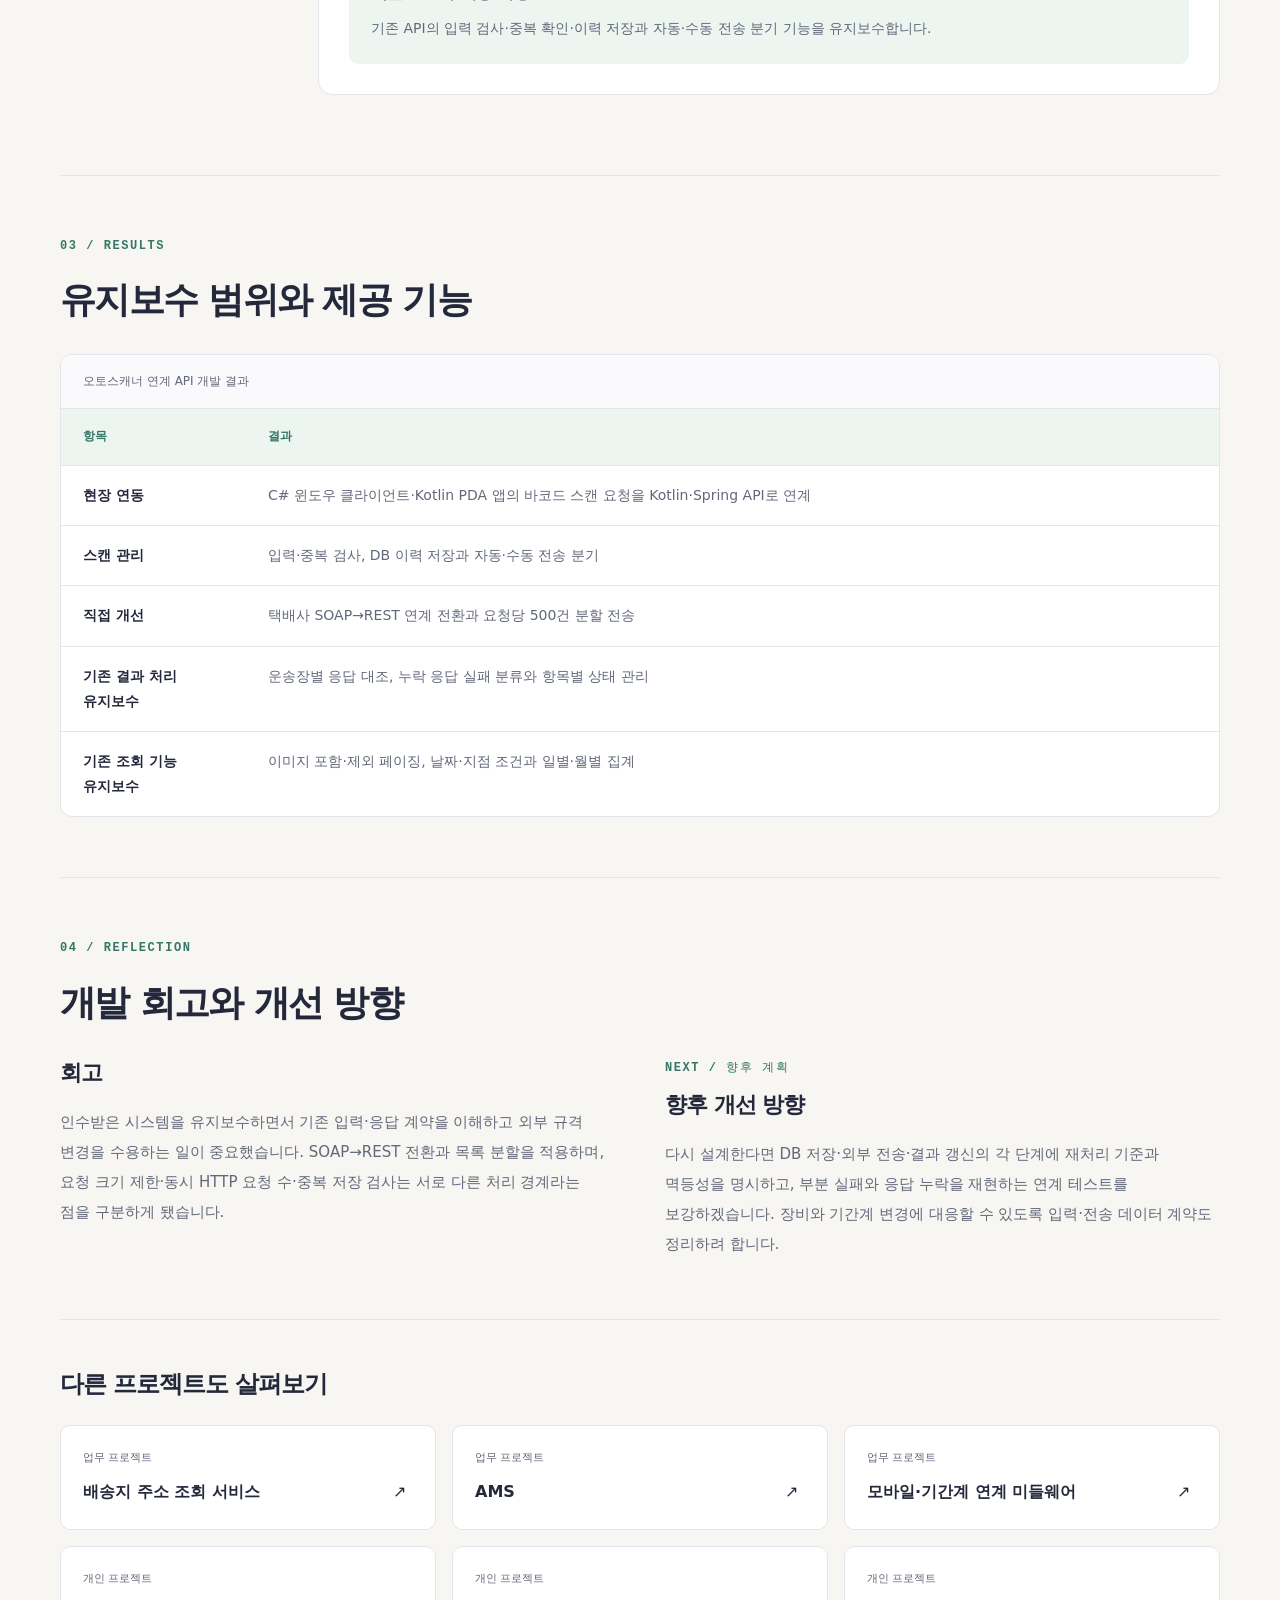
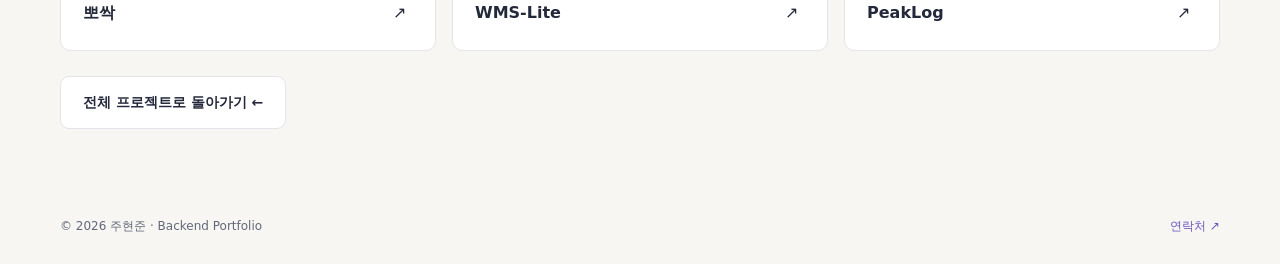
<file: projects/scanner-api.html>
<!doctype html>
<html lang="ko" class="project-page"><head><meta charset="utf-8"><meta name="viewport" content="width=device-width, initial-scale=1">
<meta name="description" content="C# 윈도우 클라이언트·Kotlin PDA 앱과 택배사 기간계를 연결하는 Kotlin·Spring 미들웨어"><meta name="theme-color" content="#23273f">
<meta property="og:title" content="오토스캐너 연계 API | 주현준"><meta property="og:description" content="C# 윈도우 클라이언트·Kotlin PDA 앱과 택배사 기간계를 연결하는 Kotlin·Spring 미들웨어"><meta property="og:type" content="website">
<title>오토스캐너 연계 API | 주현준</title><link rel="icon" type="image/svg+xml" href="../assets/favicon.svg">
<link rel="stylesheet" href="../assets/style.css"><script src="../assets/main.js" defer></script></head>
<body id="top"><a class="skip" href="#main">본문으로 건너뛰기</a>
<header class="site-header"><div class="header-inner">
<a class="brand" href="../index.html" aria-label="주현준 포트폴리오 홈"><span class="brand-dot"></span>주현준<span class="brand-sub">BACKEND PORTFOLIO</span></a>
<button class="menu-toggle" type="button" aria-label="메뉴 열기" aria-expanded="false" aria-controls="main-nav">메뉴 <span aria-hidden="true">☰</span></button>
<nav id="main-nav" aria-label="주 메뉴"><a href="../index.html#journey">경험</a><a href="../index.html#work">프로젝트</a><a href="../index.html#stack">기술</a><a href="../index.html#credentials">교육·자격</a><a href="../index.html#contact">연락처</a></nav></div></header><main id="main" class="detail theme-green"><div class="container"><div class="breadcrumb"><a href="../index.html#work">← 전체 프로젝트</a><span>CASE 04 / 업무 프로젝트</span></div><section class="detail-hero" id="overview"><p class="eyebrow">PROJECT DETAIL / 업무 프로젝트</p><h1>오토스캐너 연계 API</h1><p class="detail-subtitle">C# 윈도우 클라이언트·Kotlin PDA 앱과 택배사 기간계를 연결하는 Kotlin·Spring 미들웨어</p><p class="project-meta"><span>주요 업무 · 택배 현장 시스템 연계</span><span class="status status-done">인수 후 유지보수·기능 추가</span></p><ul class="tags" aria-label="사용 기술"><li>Kotlin</li><li>Spring Framework 5</li><li>WebClient</li><li>MyBatis · MariaDB</li><li>EC2 · Tomcat</li></ul>
<div class="snapshot"><div><span class="small-label">OVERVIEW</span><h2>프로젝트 개요</h2><p>기존 Kotlin·Spring 오토스캐너·PDA 연계 API를 인수받아 유지보수했습니다. 택배사 연계 방식 변경에 맞춰 SOAP 통신을 REST API로 전환하고, 수천 건의 바코드 스캔 목록을 500건씩 나눠 전송하도록 개선했습니다.</p></div><div><span class="small-label">SCOPE</span><h2>담당 업무 및 개발 내용</h2><p>기존 Kotlin·Spring API를 인수받아 유지보수하고 기능을 개선했습니다. 직접 수행한 변경은 택배사 연계 방식의 SOAP→REST 전환과 스캔 목록의 500건 단위 분할 전송입니다. C# 윈도우 클라이언트와 Kotlin PDA 앱이 보내는 스캔 데이터의 입력·중복 검사, 이력 저장·조회와 항목별 전송 결과 처리는 기존 시스템의 유지보수 범위입니다.</p></div></div><dl class="metrics"><div><dt>현장 클라이언트</dt><dd>C# 윈도우 · Kotlin PDA</dd></div><div><dt>중계 서버</dt><dd>Kotlin · Spring</dd></div><div><dt>결과 관리</dt><dd>항목별 전송 · 이력</dd></div></dl></section></div>
<nav class="detail-nav" aria-label="프로젝트 목차"><div class="container"><a href="#overview">개요</a><a href="#architecture">아키텍처</a><a href="#features">기능별 구현</a><a href="#verification">구현 결과</a><a href="#reflection">회고</a></div></nav>
<div class="container"><section class="detail-section" id="architecture"><p class="eyebrow">01 / ARCHITECTURE</p><h2>시스템 구성과 처리 흐름</h2><figure class="diagram"><div class="figure-heading"><h3>두 현장 클라이언트의 바코드 스캔 데이터와 기간계 연동</h3><button type="button" class="zoom-link" data-zoom="../assets/scanner-api-overview.svg" data-title="두 현장 클라이언트의 바코드 스캔 데이터와 기간계 연동">도식 확대 <span aria-hidden="true">↗</span></button></div>
<button class="diagram-open" type="button" data-zoom="../assets/scanner-api-overview.svg" data-title="두 현장 클라이언트의 바코드 스캔 데이터와 기간계 연동" aria-label="두 현장 클라이언트의 바코드 스캔 데이터와 기간계 연동 도식 확대"><img src="../assets/scanner-api-overview.svg" alt="두 현장 클라이언트의 바코드 스캔 데이터와 기간계 연동" loading="lazy" width="1150" height="260"></button><ol class="flow-text"><li><strong>현장 클라이언트</strong><span>C# 윈도우 · Kotlin PDA</span></li><li><strong>Kotlin·Spring API</strong><span>입력 검사 · 업무 분기</span></li><li><strong>저장 · 전송</strong><span>DB 이력 · WebClient</span></li><li><strong>택배사 기간계</strong><span>전송 결과 응답</span></li></ol><figcaption>C# 윈도우 클라이언트와 Kotlin PDA 모바일 앱은 각각 바코드 스캔 데이터를 Kotlin·Spring API로 보냅니다. API는 입력을 검사하고 이력을 저장한 뒤 업무 유형에 맞게 택배사 기간계에 전달합니다. 항목별 전송 결과를 취합하고 스캔 이력과 전송 상태를 조회할 수 있으며, REST 연계 경로에는 WebClient 기반 배치 전송을 사용합니다.</figcaption></figure></section>
<section class="detail-section" id="features"><p class="eyebrow">02 / IMPLEMENTATION</p><h2>주요 기능과 설계</h2><p class="section-intro">기능별 처리 흐름과 문제 해결 과정, 설계 이유와 구현 결과를 소개합니다.</p><noscript><p class="notice">JavaScript가 꺼져 있어 모든 기능 설명을 순서대로 표시합니다. 도식은 이미지 파일을 직접 열어 볼 수 있습니다.</p></noscript><div class="features-layout"><aside class="feature-nav"><p class="small-label">FEATURES</p><div role="tablist" aria-label="오토스캐너 연계 API 기능" aria-orientation="vertical"><button id="tab-capture" type="button" role="tab" aria-selected="true" aria-controls="panel-capture" tabindex="0"><span class="tab-index">01</span>스캔 수집·저장<span aria-hidden="true" class="tab-arrow">→</span></button><button id="tab-dispatch" type="button" role="tab" aria-selected="false" aria-controls="panel-dispatch" tabindex="-1"><span class="tab-index">02</span>REST 전환·분할 전송<span aria-hidden="true" class="tab-arrow">→</span></button><button id="tab-history" type="button" role="tab" aria-selected="false" aria-controls="panel-history" tabindex="-1"><span class="tab-index">03</span>전송 결과·이력 조회<span aria-hidden="true" class="tab-arrow">→</span></button></div><a class="back-home" href="../index.html#work">← 프로젝트 목록</a></aside><div class="feature-content"><article class="feature-panel" role="tabpanel" id="panel-capture" aria-labelledby="tab-capture" tabindex="0"><p class="eyebrow">FEATURE 01 <span class="feature-state">구현·유지보수</span></p><h3 class="feature-title">스캔 수집·저장</h3><p class="feature-intro">C# 윈도우 클라이언트와 Kotlin PDA 앱이 전송한 바코드 스캔 데이터의 운송장·시각·업무 정보를 검사하고 이력으로 저장합니다.</p>
<figure class="diagram"><div class="figure-heading"><h3>스캔 수집·저장 처리 흐름</h3><button type="button" class="zoom-link" data-zoom="../assets/scanner-api-capture.svg" data-title="스캔 수집·저장 처리 흐름">도식 확대 <span aria-hidden="true">↗</span></button></div>
<button class="diagram-open" type="button" data-zoom="../assets/scanner-api-capture.svg" data-title="스캔 수집·저장 처리 흐름" aria-label="스캔 수집·저장 처리 흐름 도식 확대"><img src="../assets/scanner-api-capture.svg" alt="스캔 수집·저장 처리 흐름" loading="lazy" width="1150" height="260"></button><ol class="flow-text"><li><strong>현장 요청</strong><span>운송장 · 시각 · 업무</span></li><li><strong>입력 검사</strong><span>필수 값 · 형식</span></li><li><strong>중복 확인</strong><span>요청 내 · 기존 이력</span></li><li><strong>이력 저장</strong><span>MyBatis · DB 적재</span></li></ol></figure>
<div class="problem-solution"><article><span class="small-label">PROBLEM</span><h4>문제</h4><p>장비에서 한 번에 여러 스캔 결과가 들어오며, 누락된 필드나 동일 업무의 중복 항목을 구분해야 합니다.</p></article><article><span class="small-label">SOLUTION</span><h4>해결</h4><p>스캔 요청 목록의 필수 값과 형식을 검사하고 요청 내부 및 기존 이력의 중복을 확인합니다. 저장할 항목을 추려 DB에 적재하고 지점의 자동·수동 전송 설정에 따라 처리 흐름을 나눕니다.</p></article></div>
<h4 class="feature-subtitle">설계 이유와 트레이드오프</h4><article class="decision"><h4>현장 이력과 외부 전송을 구분</h4><p>스캔 이력을 먼저 저장하고 기간계 전송을 이어가는 구조입니다. 현장 기록을 조회할 수 있지만 DB 저장과 외부 전송은 하나의 트랜잭션으로 묶이지 않으므로 저장 여부와 전송 결과를 각각 다뤄야 합니다.</p></article><article class="decision"><h4>업무와 운송장을 기준으로 사전 중복 확인</h4><p>같은 운송장이라도 업무 단계가 다르면 별도 스캔일 수 있어 업무 구분을 함께 사용합니다. 사전 중복 검사는 잘못된 반복 입력을 걸러내는 데 활용하며, 동시 재요청까지 다루려면 멱등 기준과 DB 제약을 함께 정해야 합니다.</p></article><div class="validation-note"><span class="small-label">RESULT</span><h4>기존 API의 제공 기능</h4><p>기존 API의 입력 검사·중복 확인·이력 저장과 자동·수동 전송 분기 기능을 유지보수합니다.</p></div></article><article class="feature-panel" role="tabpanel" id="panel-dispatch" aria-labelledby="tab-dispatch" tabindex="0"><p class="eyebrow">FEATURE 02 <span class="feature-state">직접 수행한 연계 개선</span></p><h3 class="feature-title">REST 전환·분할 전송</h3><p class="feature-intro">택배사의 SOAP→REST 연계 변경에 대응하고, 대량 스캔 목록을 500건 단위 요청으로 나눠 전송하도록 개선했습니다.</p>
<figure class="diagram"><div class="figure-heading"><h3>REST 전환·분할 전송 처리 흐름</h3><button type="button" class="zoom-link" data-zoom="../assets/scanner-api-dispatch.svg" data-title="REST 전환·분할 전송 처리 흐름">도식 확대 <span aria-hidden="true">↗</span></button></div>
<button class="diagram-open" type="button" data-zoom="../assets/scanner-api-dispatch.svg" data-title="REST 전환·분할 전송 처리 흐름" aria-label="REST 전환·분할 전송 처리 흐름 도식 확대"><img src="../assets/scanner-api-dispatch.svg" alt="REST 전환·분할 전송 처리 흐름" loading="lazy" width="1150" height="260"></button><ol class="flow-text"><li><strong>기존 연계</strong><span>SOAP 웹서비스</span></li><li><strong>통신 방식 변경</strong><span>REST 요청 · 응답</span></li><li><strong>목록 분할</strong><span>요청당 500건</span></li><li><strong>전송 결과</strong><span>취합 후 API 응답</span></li></ol></figure>
<div class="problem-solution"><article><span class="small-label">PROBLEM</span><h4>문제</h4><p>택배사 서버의 연계 방식이 SOAP에서 REST로 변경됐습니다. 현장 클라이언트는 수천 건의 스캔 데이터를 한 번에 요청할 수 있어 외부 서버로 보낼 요청 크기도 나눠야 했습니다.</p></article><article><span class="small-label">SOLUTION</span><h4>해결</h4><p>기존 SOAP 통신을 택배사 REST API의 요청·응답 형식으로 변경해 연동했습니다. 수신한 스캔 목록은 500건 단위로 분할해 전송하도록 개선했습니다. WebClient·Reactor 전송 경로의 동시 요청 제한과 항목별 결과 취합은 시스템의 기존 처리 구조를 살피며 유지보수하는 범위로 구분합니다.</p></article></div>
<h4 class="feature-subtitle">설계 이유와 트레이드오프</h4><article class="decision"><h4>요청 크기와 동시 실행은 별도 제어</h4><p>500건 단위 분할은 한 HTTP 요청에 담는 데이터 크기를 제한하는 변경입니다. 동시에 실행하는 HTTP 요청 수 제한, 저장 이력의 중복 선조회는 각각 별개의 문제이며 분할 전송만으로 동시 중복 처리를 방지하지는 않습니다.</p></article><article class="decision"><h4>외부 규격 변경을 서버에서 수용</h4><p>현장 클라이언트의 스캔 데이터를 서버에서 택배사 REST 규격으로 매핑했습니다. 기존 결과 취합 흐름을 유지하면서 요청 필드와 응답 해석을 함께 관리해야 하며, 결과를 취합하는 API 응답 시간에는 외부 서버의 처리 시간도 포함됩니다.</p></article><div class="validation-note"><span class="small-label">RESULT</span><h4>기존 API의 제공 기능</h4><p>SOAP→REST 연계 전환과 요청당 500건 분할 전송을 수행했습니다. 배치별 전송 결과를 취합한 뒤 호출자에게 최종 응답을 반환합니다.</p></div></article><article class="feature-panel" role="tabpanel" id="panel-history" aria-labelledby="tab-history" tabindex="0"><p class="eyebrow">FEATURE 03 <span class="feature-state">구현·유지보수</span></p><h3 class="feature-title">전송 결과·이력 조회</h3><p class="feature-intro">스캔 기록과 항목별 전송 결과를 연결하고, 기간·지점 조건의 조회와 집계를 제공합니다.</p>
<figure class="diagram"><div class="figure-heading"><h3>전송 결과·이력 조회 처리 흐름</h3><button type="button" class="zoom-link" data-zoom="../assets/scanner-api-history.svg" data-title="전송 결과·이력 조회 처리 흐름">도식 확대 <span aria-hidden="true">↗</span></button></div>
<button class="diagram-open" type="button" data-zoom="../assets/scanner-api-history.svg" data-title="전송 결과·이력 조회 처리 흐름" aria-label="전송 결과·이력 조회 처리 흐름 도식 확대"><img src="../assets/scanner-api-history.svg" alt="전송 결과·이력 조회 처리 흐름" loading="lazy" width="1150" height="260"></button><ol class="flow-text"><li><strong>기간계 응답</strong><span>항목별 처리 결과</span></li><li><strong>응답 대조</strong><span>전송 목록과 매칭</span></li><li><strong>결과 관리</strong><span>상태 갱신 · 실패 취합</span></li><li><strong>이력 조회</strong><span>조건 조회 · 페이징</span></li></ol></figure>
<div class="problem-solution"><article><span class="small-label">PROBLEM</span><h4>문제</h4><p>여러 운송장을 보낸 요청에서 일부만 실패하거나 응답에 특정 항목이 빠질 수 있습니다. HTTP 응답 하나만으로 각 스캔의 전송 결과를 판단하기 어렵습니다.</p></article><article><span class="small-label">SOLUTION</span><h4>해결</h4><p>기간계 응답을 전송한 운송장 목록과 대조하고 응답이 없는 항목은 실패로 분류합니다. 항목별 결과를 DB 갱신과 성공·실패 취합에 사용하며, 스캔 이력은 이미지 포함·제외 조회와 페이징, 일별·월별 집계로 제공합니다.</p></article></div>
<h4 class="feature-subtitle">설계 이유와 트레이드오프</h4><article class="decision"><h4>요청 전체와 항목별 결과를 따로 판단</h4><p>응답이 도착했더라도 항목마다 성공 여부가 다를 수 있어 목록 단위로 대조합니다. 전송 응답과 결과 저장도 별도 처리이므로 외부 성공 이후 DB 갱신 실패에 대비한 결과 대조·재처리 기준이 필요합니다.</p></article><article class="decision"><h4>조회 목적에 따라 이미지와 목록 분리</h4><p>현장 확인에는 이미지가 필요하지만 목록·집계에서는 모든 이미지가 필요하지 않습니다. 이미지 포함 여부와 페이징을 구분해 사용 목적에 맞는 조회를 제공하고, 날짜·지점 조건으로 이력을 찾도록 구성합니다.</p></article><div class="validation-note"><span class="small-label">RESULT</span><h4>기존 API의 제공 기능</h4><p>항목별 전송 응답 대조와 결과 취합, 스캔 이력의 이미지 포함·제외 페이징 및 일별·월별 조회 기능을 제공합니다.</p></div></article></div></div></section>
<section class="detail-section" id="verification"><p class="eyebrow">03 / RESULTS</p><h2>유지보수 범위와 제공 기능</h2><div class="table-wrap"><table><caption>오토스캐너 연계 API 개발 결과</caption><thead><tr><th scope="col">항목</th><th scope="col">결과</th></tr></thead><tbody><tr><th scope="row">현장 연동</th><td>C# 윈도우 클라이언트·Kotlin PDA 앱의 바코드 스캔 요청을 Kotlin·Spring API로 연계</td></tr><tr><th scope="row">스캔 관리</th><td>입력·중복 검사, DB 이력 저장과 자동·수동 전송 분기</td></tr><tr><th scope="row">직접 개선</th><td>택배사 SOAP→REST 연계 전환과 요청당 500건 분할 전송</td></tr><tr><th scope="row">기존 결과 처리 유지보수</th><td>운송장별 응답 대조, 누락 응답 실패 분류와 항목별 상태 관리</td></tr><tr><th scope="row">기존 조회 기능 유지보수</th><td>이미지 포함·제외 페이징, 날짜·지점 조건과 일별·월별 집계</td></tr></tbody></table></div></section>
<section class="detail-section" id="reflection"><p class="eyebrow">04 / REFLECTION</p><h2>개발 회고와 개선 방향</h2><div class="reflection-grid"><article><h3>회고</h3><p>인수받은 시스템을 유지보수하면서 기존 입력·응답 계약을 이해하고 외부 규격 변경을 수용하는 일이 중요했습니다. SOAP→REST 전환과 목록 분할을 적용하며, 요청 크기 제한·동시 HTTP 요청 수·중복 저장 검사는 서로 다른 처리 경계라는 점을 구분하게 됐습니다.</p></article><article><span class="small-label">NEXT / 향후 계획</span><h3>향후 개선 방향</h3><p>다시 설계한다면 DB 저장·외부 전송·결과 갱신의 각 단계에 재처리 기준과 멱등성을 명시하고, 부분 실패와 응답 누락을 재현하는 연계 테스트를 보강하겠습니다. 장비와 기간계 변경에 대응할 수 있도록 입력·전송 데이터 계약도 정리하려 합니다.</p></article></div></section>
<section class="other-projects"><h2>다른 프로젝트도 살펴보기</h2><div><a href="address.html"><span>업무 프로젝트</span><strong>배송지 주소 조회 서비스</strong><span aria-hidden="true">↗</span></a><a href="ams.html"><span>업무 프로젝트</span><strong>AMS</strong><span aria-hidden="true">↗</span></a><a href="mobile-middleware.html"><span>업무 프로젝트</span><strong>모바일·기간계 연계 미들웨어</strong><span aria-hidden="true">↗</span></a><a href="ppossak.html"><span>개인 프로젝트</span><strong>뽀싹</strong><span aria-hidden="true">↗</span></a><a href="wms-lite.html"><span>개인 프로젝트</span><strong>WMS-Lite</strong><span aria-hidden="true">↗</span></a><a href="peaklog.html"><span>개인 프로젝트</span><strong>PeakLog</strong><span aria-hidden="true">↗</span></a></div><a class="secondary-button" href="../index.html#work">전체 프로젝트로 돌아가기 ←</a></section></div></main><dialog id="diagram-dialog" aria-labelledby="diagram-title"><div class="dialog-heading"><h2 id="diagram-title">처리 흐름</h2><button type="button" id="dialog-close" aria-label="확대 도식 닫기">닫기 ×</button></div><div class="zoom-toolbar" aria-label="도식 확대 도구"><button type="button" id="zoom-out" aria-label="도식 축소">−</button><output id="zoom-level" aria-live="polite">100%</output><button type="button" id="zoom-in" aria-label="도식 확대">+</button><button type="button" id="zoom-reset">크기 초기화</button><span>확대 후 가로·세로로 스크롤할 수 있습니다.</span></div><div class="zoom-canvas"><img id="zoom-image" alt="선택한 확대 도식" draggable="false"></div></dialog><footer><div class="container footer-inner"><p>© 2026 주현준 <span>· Backend Portfolio</span></p><a href="../index.html#contact">연락처 ↗</a></div></footer>
<a class="to-top" href="#top" aria-label="맨 위로">↑</a></body></html>
</file>
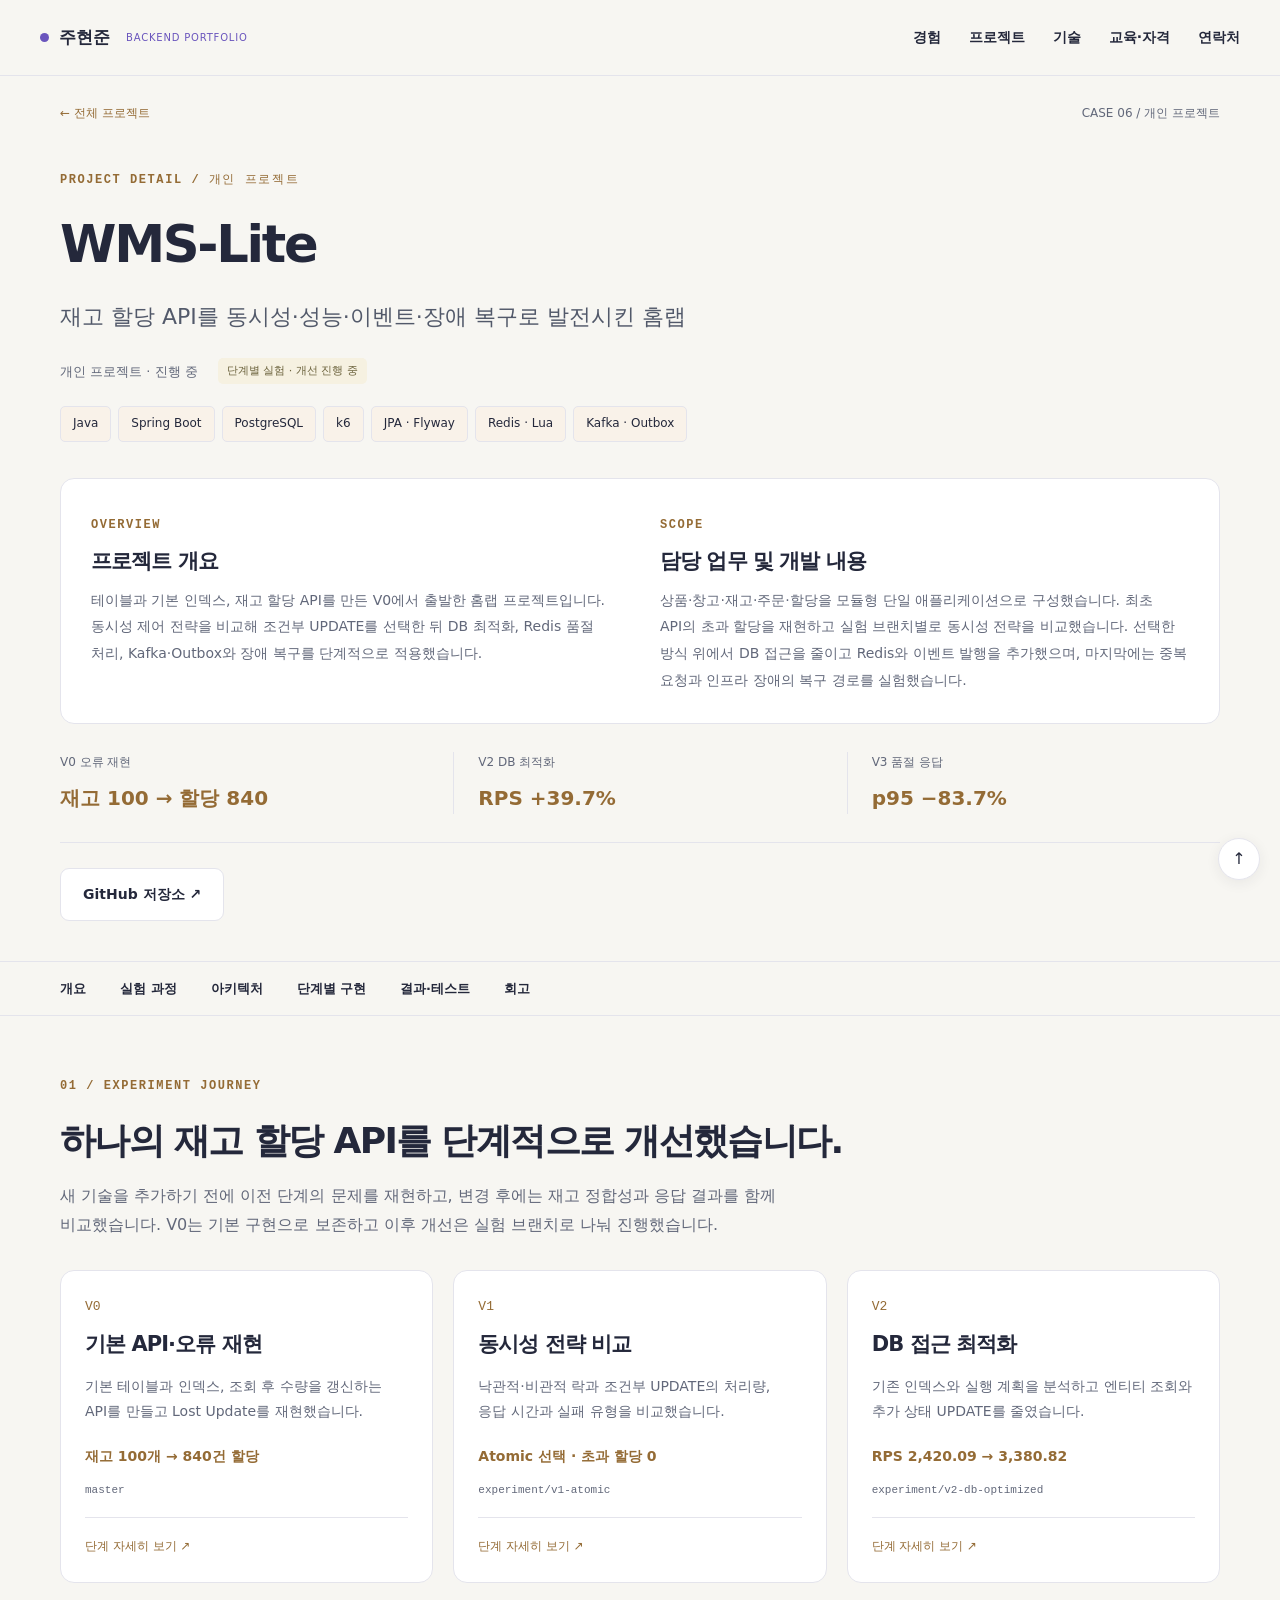
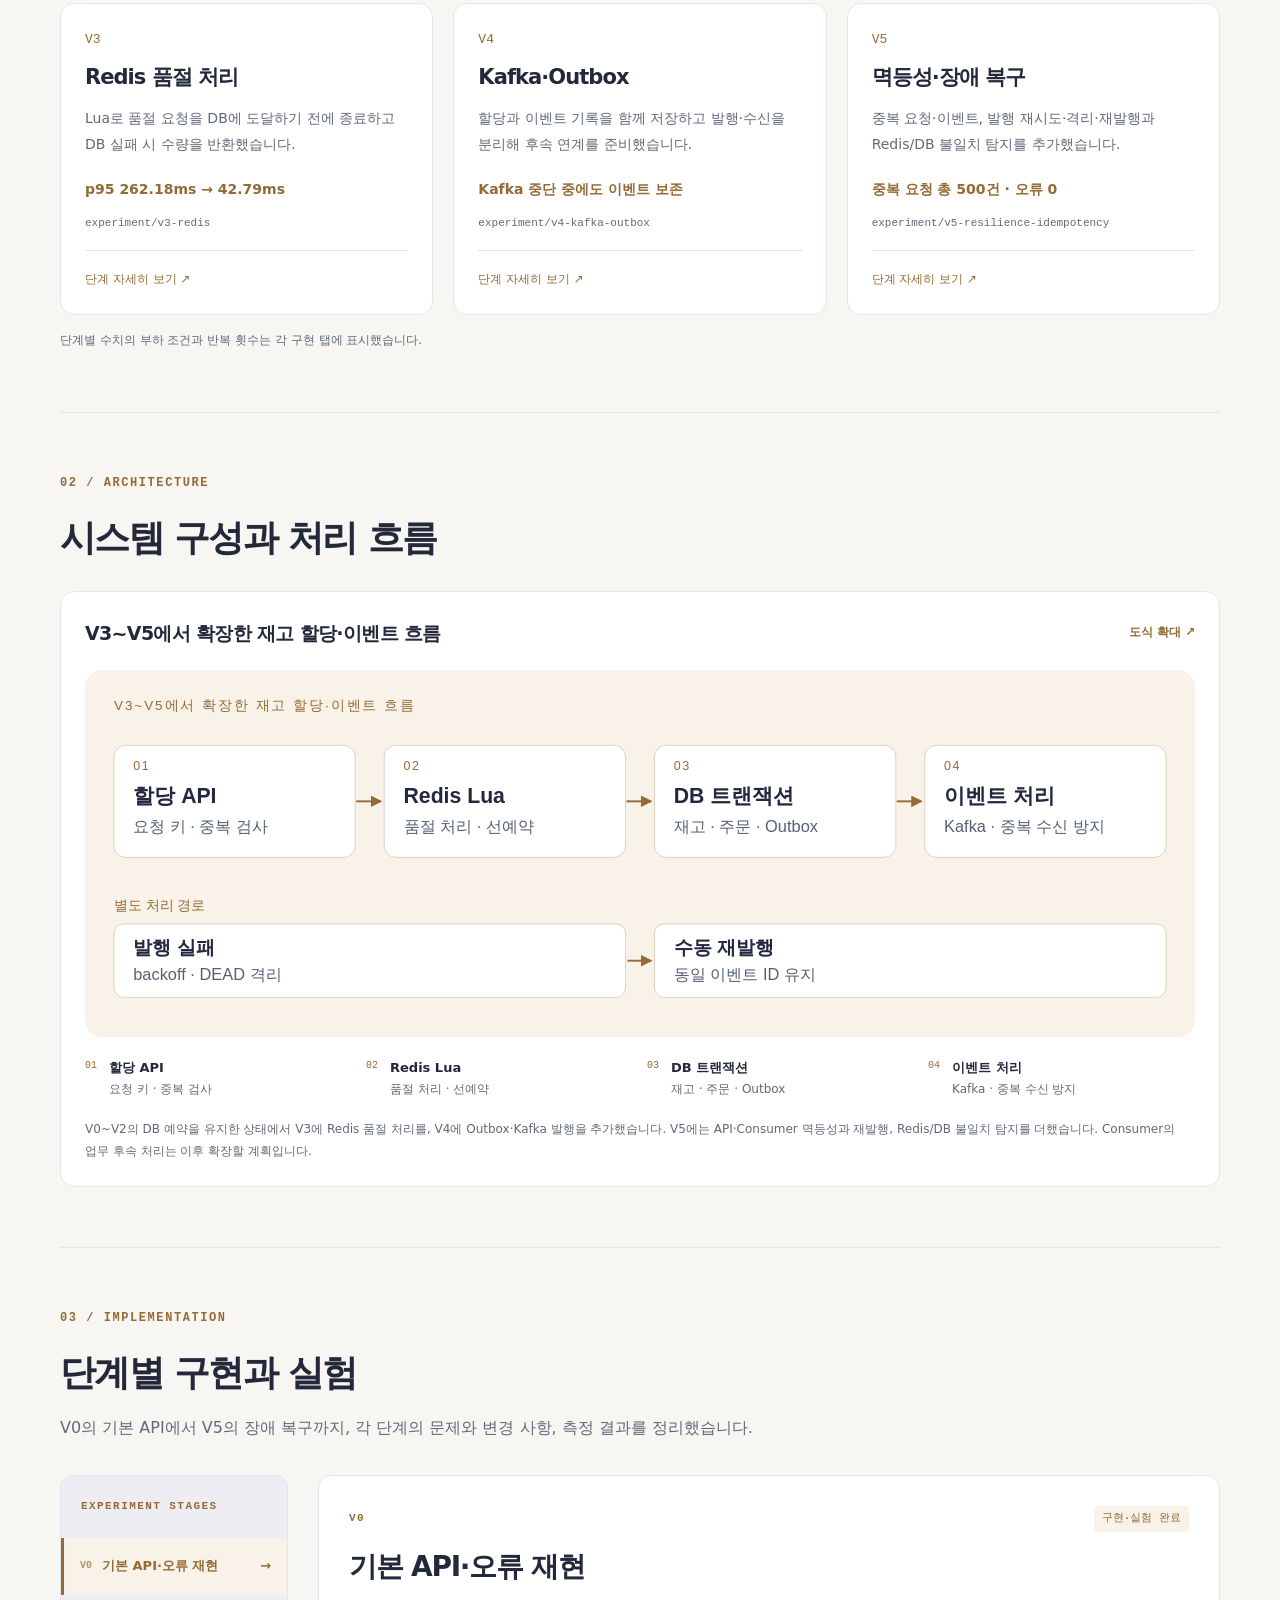
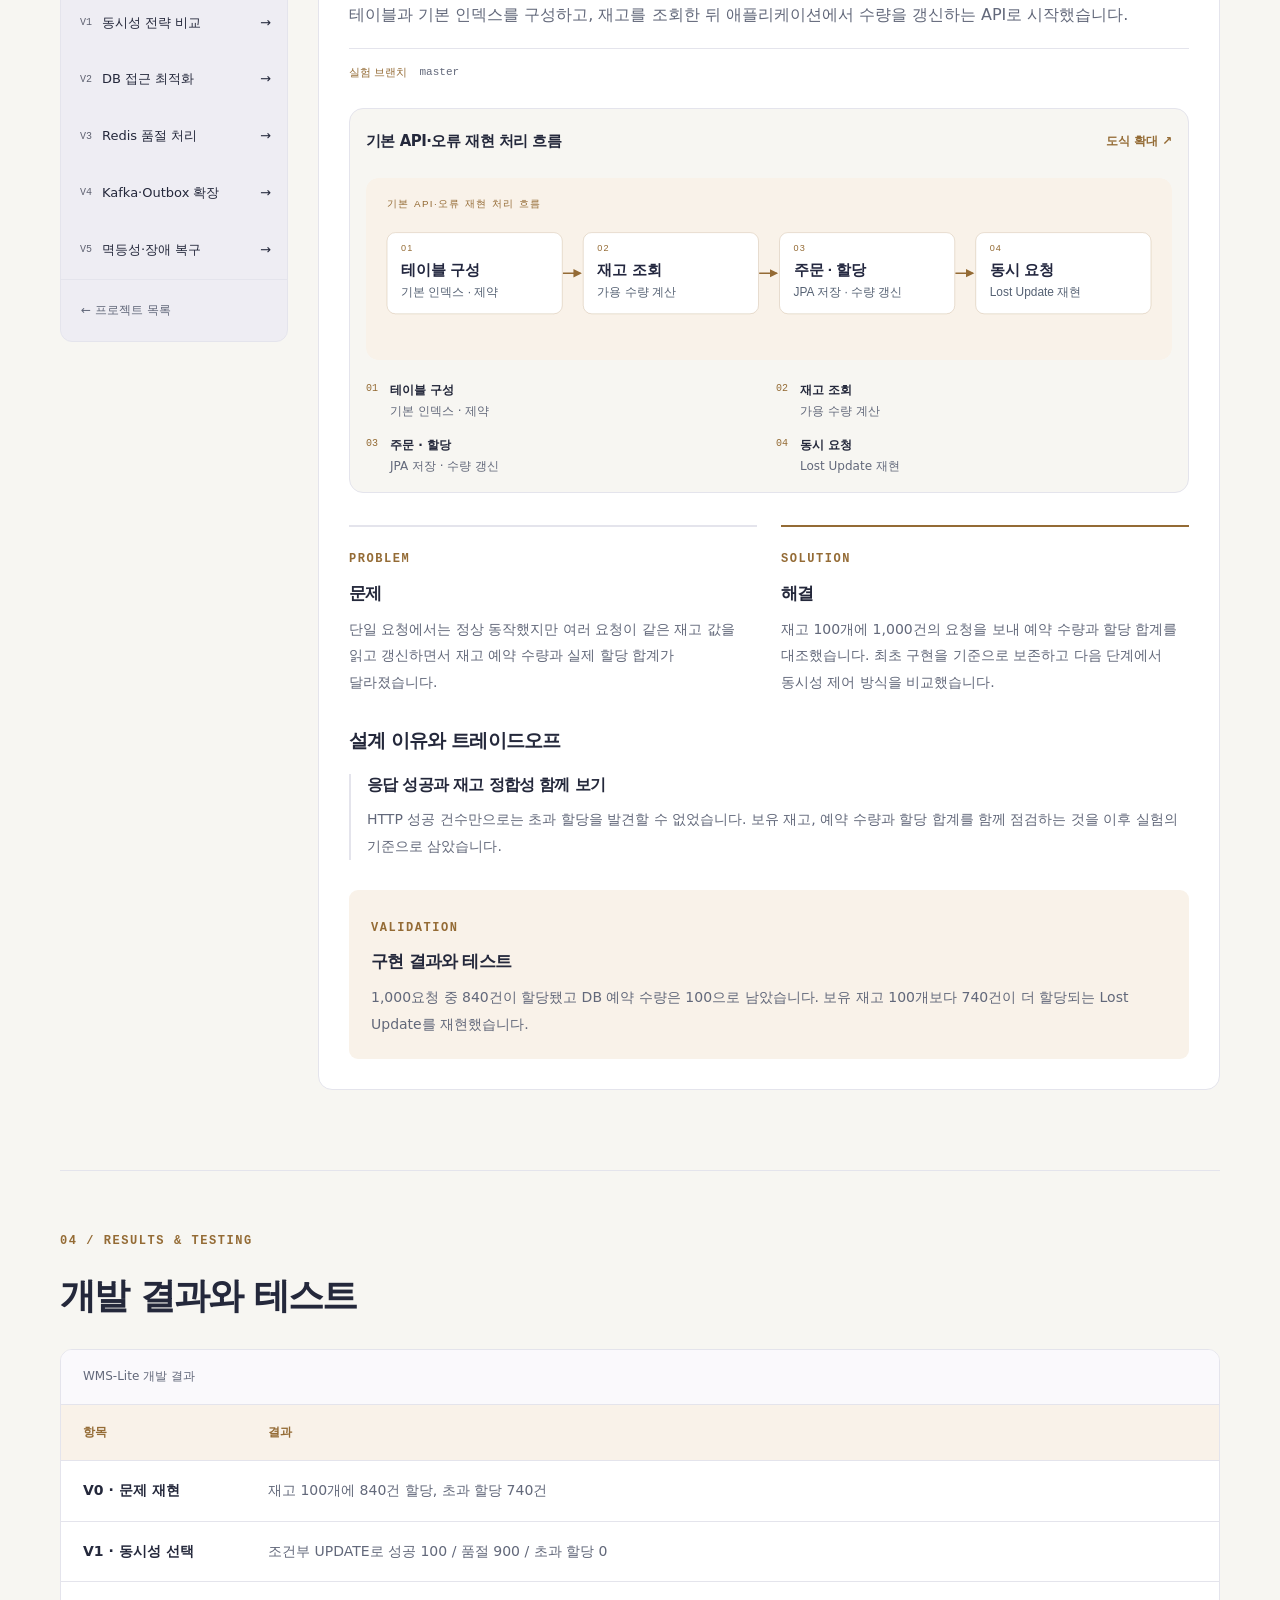
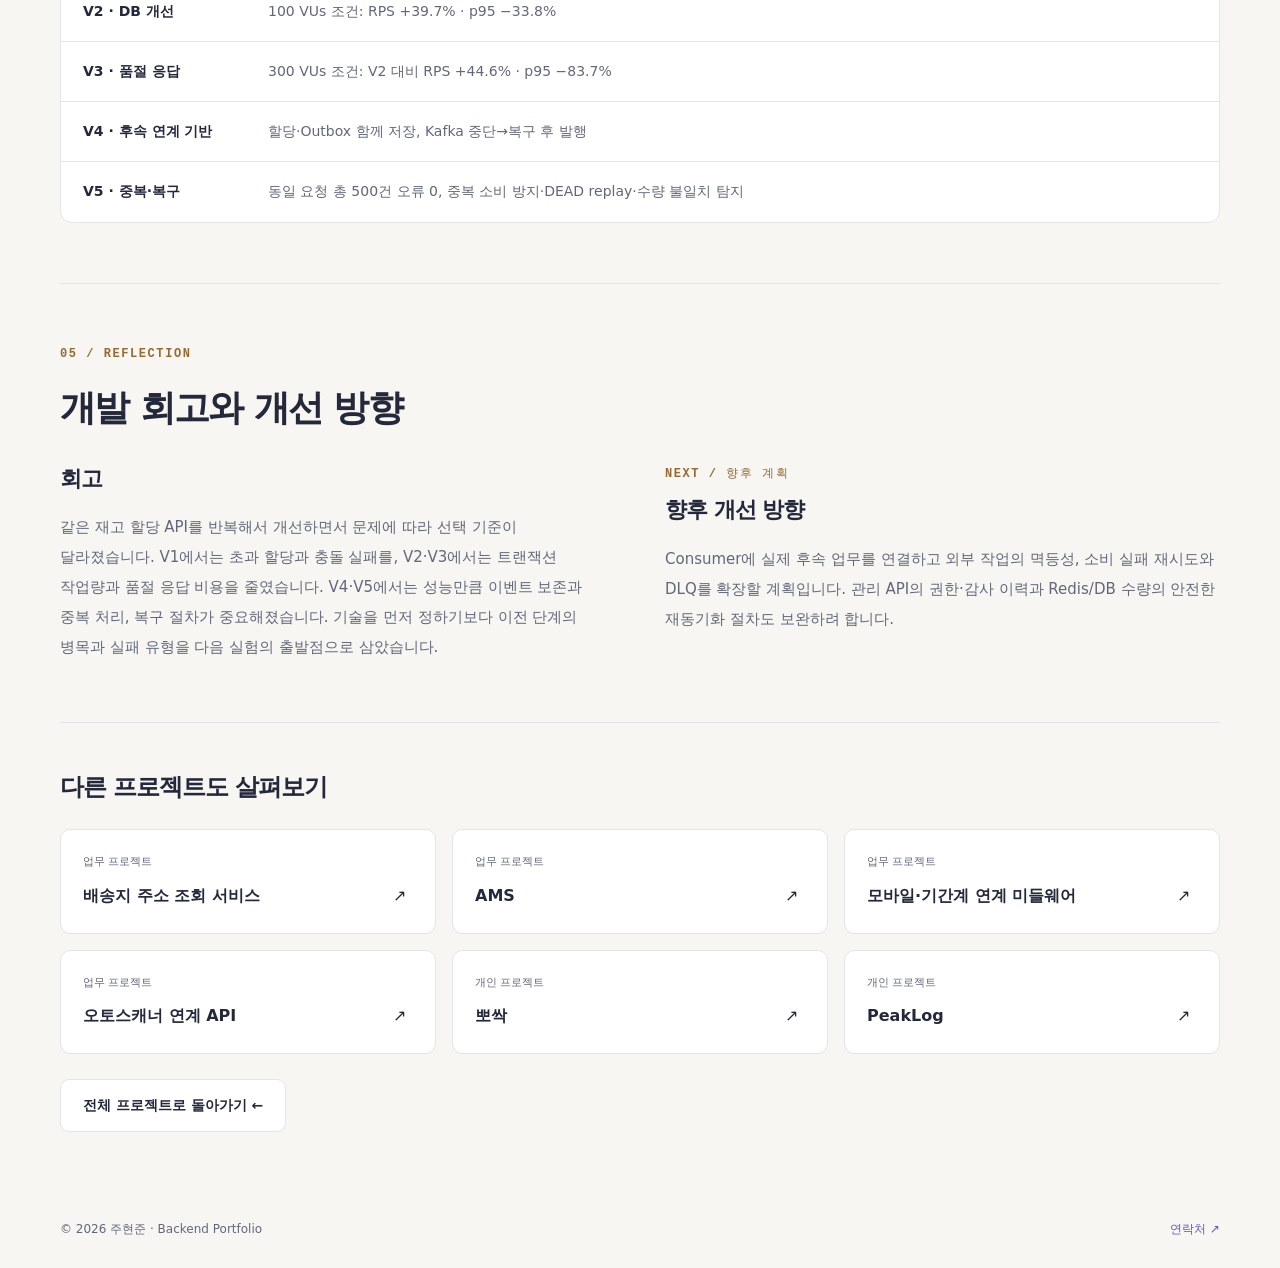
<file: projects/wms-lite.html>
<!doctype html>
<html lang="ko" class="project-page"><head><meta charset="utf-8"><meta name="viewport" content="width=device-width, initial-scale=1">
<meta name="description" content="재고 할당 API를 동시성·성능·이벤트·장애 복구로 발전시킨 홈랩"><meta name="theme-color" content="#23273f">
<meta property="og:title" content="WMS-Lite | 주현준"><meta property="og:description" content="재고 할당 API를 동시성·성능·이벤트·장애 복구로 발전시킨 홈랩"><meta property="og:type" content="website">
<title>WMS-Lite | 주현준</title><link rel="icon" type="image/svg+xml" href="../assets/favicon.svg">
<link rel="stylesheet" href="../assets/style.css"><script src="../assets/main.js" defer></script></head>
<body id="top"><a class="skip" href="#main">본문으로 건너뛰기</a>
<header class="site-header"><div class="header-inner">
<a class="brand" href="../index.html" aria-label="주현준 포트폴리오 홈"><span class="brand-dot"></span>주현준<span class="brand-sub">BACKEND PORTFOLIO</span></a>
<button class="menu-toggle" type="button" aria-label="메뉴 열기" aria-expanded="false" aria-controls="main-nav">메뉴 <span aria-hidden="true">☰</span></button>
<nav id="main-nav" aria-label="주 메뉴"><a href="../index.html#journey">경험</a><a href="../index.html#work">프로젝트</a><a href="../index.html#stack">기술</a><a href="../index.html#credentials">교육·자격</a><a href="../index.html#contact">연락처</a></nav></div></header><main id="main" class="detail theme-amber"><div class="container"><div class="breadcrumb"><a href="../index.html#work">← 전체 프로젝트</a><span>CASE 06 / 개인 프로젝트</span></div><section class="detail-hero" id="overview"><p class="eyebrow">PROJECT DETAIL / 개인 프로젝트</p><h1>WMS-Lite</h1><p class="detail-subtitle">재고 할당 API를 동시성·성능·이벤트·장애 복구로 발전시킨 홈랩</p><p class="project-meta"><span>개인 프로젝트 · 진행 중</span><span class="status status-experiment">단계별 실험 · 개선 진행 중</span></p><ul class="tags" aria-label="사용 기술"><li>Java</li><li>Spring Boot</li><li>PostgreSQL</li><li>k6</li><li>JPA · Flyway</li><li>Redis · Lua</li><li>Kafka · Outbox</li></ul>
<div class="snapshot"><div><span class="small-label">OVERVIEW</span><h2>프로젝트 개요</h2><p>테이블과 기본 인덱스, 재고 할당 API를 만든 V0에서 출발한 홈랩 프로젝트입니다. 동시성 제어 전략을 비교해 조건부 UPDATE를 선택한 뒤 DB 최적화, Redis 품절 처리, Kafka·Outbox와 장애 복구를 단계적으로 적용했습니다.</p></div><div><span class="small-label">SCOPE</span><h2>담당 업무 및 개발 내용</h2><p>상품·창고·재고·주문·할당을 모듈형 단일 애플리케이션으로 구성했습니다. 최초 API의 초과 할당을 재현하고 실험 브랜치별로 동시성 전략을 비교했습니다. 선택한 방식 위에서 DB 접근을 줄이고 Redis와 이벤트 발행을 추가했으며, 마지막에는 중복 요청과 인프라 장애의 복구 경로를 실험했습니다.</p></div></div><dl class="metrics"><div><dt>V0 오류 재현</dt><dd>재고 100 → 할당 840</dd></div><div><dt>V2 DB 최적화</dt><dd>RPS +39.7%</dd></div><div><dt>V3 품절 응답</dt><dd>p95 −83.7%</dd></div></dl><a class="secondary-button" href="https://github.com/jucadrive/HomeLab" target="_blank" rel="noopener noreferrer">GitHub 저장소 ↗</a></section></div>
<nav class="detail-nav" aria-label="프로젝트 목차"><div class="container"><a href="#overview">개요</a><a href="#evolution">실험 과정</a><a href="#architecture">아키텍처</a><a href="#features">단계별 구현</a><a href="#verification">결과·테스트</a><a href="#reflection">회고</a></div></nav>
<div class="container"><section class="detail-section" id="evolution"><p class="eyebrow">01 / EXPERIMENT JOURNEY</p><h2>하나의 재고 할당 API를 단계적으로 개선했습니다.</h2><p class="section-intro">새 기술을 추가하기 전에 이전 단계의 문제를 재현하고, 변경 후에는 재고 정합성과 응답 결과를 함께 비교했습니다. V0는 기본 구현으로 보존하고 이후 개선은 실험 브랜치로 나눠 진행했습니다.</p><ol class="experiment-journey"><li><a href="#tab-baseline"><span class="journey-version">V0</span><h3>기본 API·오류 재현</h3><p>기본 테이블과 인덱스, 조회 후 수량을 갱신하는 API를 만들고 Lost Update를 재현했습니다.</p><strong class="journey-result">재고 100개 → 840건 할당</strong><code>master</code><span class="journey-link">단계 자세히 보기 ↗</span></a></li><li><a href="#tab-atomic"><span class="journey-version">V1</span><h3>동시성 전략 비교</h3><p>낙관적·비관적 락과 조건부 UPDATE의 처리량, 응답 시간과 실패 유형을 비교했습니다.</p><strong class="journey-result">Atomic 선택 · 초과 할당 0</strong><code>experiment/v1-atomic</code><span class="journey-link">단계 자세히 보기 ↗</span></a></li><li><a href="#tab-database"><span class="journey-version">V2</span><h3>DB 접근 최적화</h3><p>기존 인덱스와 실행 계획을 분석하고 엔티티 조회와 추가 상태 UPDATE를 줄였습니다.</p><strong class="journey-result">RPS 2,420.09 → 3,380.82</strong><code>experiment/v2-db-optimized</code><span class="journey-link">단계 자세히 보기 ↗</span></a></li><li><a href="#tab-redis"><span class="journey-version">V3</span><h3>Redis 품절 처리</h3><p>Lua로 품절 요청을 DB에 도달하기 전에 종료하고 DB 실패 시 수량을 반환했습니다.</p><strong class="journey-result">p95 262.18ms → 42.79ms</strong><code>experiment/v3-redis</code><span class="journey-link">단계 자세히 보기 ↗</span></a></li><li><a href="#tab-outbox"><span class="journey-version">V4</span><h3>Kafka·Outbox</h3><p>할당과 이벤트 기록을 함께 저장하고 발행·수신을 분리해 후속 연계를 준비했습니다.</p><strong class="journey-result">Kafka 중단 중에도 이벤트 보존</strong><code>experiment/v4-kafka-outbox</code><span class="journey-link">단계 자세히 보기 ↗</span></a></li><li><a href="#tab-recovery"><span class="journey-version">V5</span><h3>멱등성·장애 복구</h3><p>중복 요청·이벤트, 발행 재시도·격리·재발행과 Redis/DB 불일치 탐지를 추가했습니다.</p><strong class="journey-result">중복 요청 총 500건 · 오류 0</strong><code>experiment/v5-resilience-idempotency</code><span class="journey-link">단계 자세히 보기 ↗</span></a></li></ol><p class="experiment-note">단계별 수치의 부하 조건과 반복 횟수는 각 구현 탭에 표시했습니다.</p></section><section class="detail-section" id="architecture"><p class="eyebrow">02 / ARCHITECTURE</p><h2>시스템 구성과 처리 흐름</h2><figure class="diagram"><div class="figure-heading"><h3>V3~V5에서 확장한 재고 할당·이벤트 흐름</h3><button type="button" class="zoom-link" data-zoom="../assets/wms-lite-overview.svg" data-title="V3~V5에서 확장한 재고 할당·이벤트 흐름">도식 확대 <span aria-hidden="true">↗</span></button></div>
<button class="diagram-open" type="button" data-zoom="../assets/wms-lite-overview.svg" data-title="V3~V5에서 확장한 재고 할당·이벤트 흐름" aria-label="V3~V5에서 확장한 재고 할당·이벤트 흐름 도식 확대"><img src="../assets/wms-lite-overview.svg" alt="V3~V5에서 확장한 재고 할당·이벤트 흐름" loading="lazy" width="1150" height="260"></button><ol class="flow-text"><li><strong>할당 API</strong><span>요청 키 · 중복 검사</span></li><li><strong>Redis Lua</strong><span>품절 처리 · 선예약</span></li><li><strong>DB 트랜잭션</strong><span>재고 · 주문 · Outbox</span></li><li><strong>이벤트 처리</strong><span>Kafka · 중복 수신 방지</span></li></ol><figcaption>V0~V2의 DB 예약을 유지한 상태에서 V3에 Redis 품절 처리를, V4에 Outbox·Kafka 발행을 추가했습니다. V5에는 API·Consumer 멱등성과 재발행, Redis/DB 불일치 탐지를 더했습니다. Consumer의 업무 후속 처리는 이후 확장할 계획입니다.</figcaption></figure></section>
<section class="detail-section" id="features"><p class="eyebrow">03 / IMPLEMENTATION</p><h2>단계별 구현과 실험</h2><p class="section-intro">V0의 기본 API에서 V5의 장애 복구까지, 각 단계의 문제와 변경 사항, 측정 결과를 정리했습니다.</p><noscript><p class="notice">JavaScript가 꺼져 있어 모든 기능 설명을 순서대로 표시합니다. 도식은 이미지 파일을 직접 열어 볼 수 있습니다.</p></noscript><div class="features-layout"><aside class="feature-nav"><p class="small-label">EXPERIMENT STAGES</p><div role="tablist" aria-label="WMS-Lite 기능" aria-orientation="vertical"><button id="tab-baseline" type="button" role="tab" aria-selected="true" aria-controls="panel-baseline" tabindex="0"><span class="tab-index">V0</span>기본 API·오류 재현<span aria-hidden="true" class="tab-arrow">→</span></button><button id="tab-atomic" type="button" role="tab" aria-selected="false" aria-controls="panel-atomic" tabindex="-1"><span class="tab-index">V1</span>동시성 전략 비교<span aria-hidden="true" class="tab-arrow">→</span></button><button id="tab-database" type="button" role="tab" aria-selected="false" aria-controls="panel-database" tabindex="-1"><span class="tab-index">V2</span>DB 접근 최적화<span aria-hidden="true" class="tab-arrow">→</span></button><button id="tab-redis" type="button" role="tab" aria-selected="false" aria-controls="panel-redis" tabindex="-1"><span class="tab-index">V3</span>Redis 품절 처리<span aria-hidden="true" class="tab-arrow">→</span></button><button id="tab-outbox" type="button" role="tab" aria-selected="false" aria-controls="panel-outbox" tabindex="-1"><span class="tab-index">V4</span>Kafka·Outbox 확장<span aria-hidden="true" class="tab-arrow">→</span></button><button id="tab-recovery" type="button" role="tab" aria-selected="false" aria-controls="panel-recovery" tabindex="-1"><span class="tab-index">V5</span>멱등성·장애 복구<span aria-hidden="true" class="tab-arrow">→</span></button></div><a class="back-home" href="../index.html#work">← 프로젝트 목록</a></aside><div class="feature-content"><article class="feature-panel" role="tabpanel" id="panel-baseline" aria-labelledby="tab-baseline" tabindex="0"><p class="eyebrow">V0 <span class="feature-state">구현·실험 완료</span></p><h3 class="feature-title">기본 API·오류 재현</h3><p class="feature-intro">테이블과 기본 인덱스를 구성하고, 재고를 조회한 뒤 애플리케이션에서 수량을 갱신하는 API로 시작했습니다.</p><div class="experiment-branches"><span>실험 브랜치</span><code>master</code></div>
<figure class="diagram"><div class="figure-heading"><h3>기본 API·오류 재현 처리 흐름</h3><button type="button" class="zoom-link" data-zoom="../assets/wms-lite-baseline.svg" data-title="기본 API·오류 재현 처리 흐름">도식 확대 <span aria-hidden="true">↗</span></button></div>
<button class="diagram-open" type="button" data-zoom="../assets/wms-lite-baseline.svg" data-title="기본 API·오류 재현 처리 흐름" aria-label="기본 API·오류 재현 처리 흐름 도식 확대"><img src="../assets/wms-lite-baseline.svg" alt="기본 API·오류 재현 처리 흐름" loading="lazy" width="1150" height="260"></button><ol class="flow-text"><li><strong>테이블 구성</strong><span>기본 인덱스 · 제약</span></li><li><strong>재고 조회</strong><span>가용 수량 계산</span></li><li><strong>주문 · 할당</strong><span>JPA 저장 · 수량 갱신</span></li><li><strong>동시 요청</strong><span>Lost Update 재현</span></li></ol></figure>
<div class="problem-solution"><article><span class="small-label">PROBLEM</span><h4>문제</h4><p>단일 요청에서는 정상 동작했지만 여러 요청이 같은 재고 값을 읽고 갱신하면서 재고 예약 수량과 실제 할당 합계가 달라졌습니다.</p></article><article><span class="small-label">SOLUTION</span><h4>해결</h4><p>재고 100개에 1,000건의 요청을 보내 예약 수량과 할당 합계를 대조했습니다. 최초 구현을 기준으로 보존하고 다음 단계에서 동시성 제어 방식을 비교했습니다.</p></article></div>
<h4 class="feature-subtitle">설계 이유와 트레이드오프</h4><article class="decision"><h4>응답 성공과 재고 정합성 함께 보기</h4><p>HTTP 성공 건수만으로는 초과 할당을 발견할 수 없었습니다. 보유 재고, 예약 수량과 할당 합계를 함께 점검하는 것을 이후 실험의 기준으로 삼았습니다.</p></article><div class="validation-note"><span class="small-label">VALIDATION</span><h4>구현 결과와 테스트</h4><p>1,000요청 중 840건이 할당됐고 DB 예약 수량은 100으로 남았습니다. 보유 재고 100개보다 740건이 더 할당되는 Lost Update를 재현했습니다.</p></div></article><article class="feature-panel" role="tabpanel" id="panel-atomic" aria-labelledby="tab-atomic" tabindex="0"><p class="eyebrow">V1 <span class="feature-state">구현·실험 완료</span></p><h3 class="feature-title">동시성 전략 비교</h3><p class="feature-intro">같은 부하에서 낙관적 락, 재시도, 비관적 락과 조건부 UPDATE의 성능·실패 유형을 비교했습니다.</p><div class="experiment-branches"><span>실험 브랜치</span><code>experiment/v1-optimistic</code><code>experiment/v1-pessimistic</code><code>experiment/v1-atomic</code><code>experiment/v1-optimistic-backoff-jitter</code></div>
<figure class="diagram"><div class="figure-heading"><h3>동시성 전략 비교 처리 흐름</h3><button type="button" class="zoom-link" data-zoom="../assets/wms-lite-atomic.svg" data-title="동시성 전략 비교 처리 흐름">도식 확대 <span aria-hidden="true">↗</span></button></div>
<button class="diagram-open" type="button" data-zoom="../assets/wms-lite-atomic.svg" data-title="동시성 전략 비교 처리 흐름" aria-label="동시성 전략 비교 처리 흐름 도식 확대"><img src="../assets/wms-lite-atomic.svg" alt="동시성 전략 비교 처리 흐름" loading="lazy" width="1150" height="260"></button><ol class="flow-text"><li><strong>전략별 구현</strong><span>낙관 · 비관 · Atomic</span></li><li><strong>동일 부하</strong><span>100 VUs · 1,000요청</span></li><li><strong>결과 비교</strong><span>정합성 · 예외 · 성능</span></li><li><strong>방식 선택</strong><span>Early Atomic UPDATE</span></li></ol></figure>
<div class="problem-solution"><article><span class="small-label">PROBLEM</span><h4>문제</h4><p>초과 할당을 막는 것과 요청에 정확한 품절 결과를 반환하는 것은 함께 해결해야 했습니다. 충돌 재시도와 DB 잠금 대기는 각각 다른 비용을 만들었습니다.</p></article><article><span class="small-label">SOLUTION</span><h4>해결</h4><p>낙관적 락에는 새 트랜잭션에서 최대 3회 시도하는 재시도를 추가하고, 비관적 락과 조건부 UPDATE도 별도 브랜치로 구현했습니다. 초과 할당 없이 성공·품절 결과를 반환하고 처리량도 높은 조건부 UPDATE를 선택했습니다.</p></article></div>
<h4 class="feature-subtitle">설계 이유와 트레이드오프</h4><article class="decision"><h4>응답 시간 하나로 선택하지 않기</h4><p>낙관적 락+재시도는 p95가 낮았지만 재시도 소진으로 끝나는 요청이 남았습니다. Atomic은 p95가 더 높아도 성공 100건·품절 900건을 반환하면서 높은 처리량을 보였고, 이후 개선의 기준으로 선택했습니다.</p></article><article class="decision"><h4>예약 판단을 트랜잭션 앞에서 실행</h4><p>가용 수량 검사와 갱신을 하나의 UPDATE로 묶고 먼저 실행해 품절 요청의 불필요한 조회·저장을 줄였습니다. DB 내부 행 잠금은 여전히 존재하므로 같은 재고의 경합은 다음 단계에서 줄여야 했습니다.</p></article><article class="decision"><h4>낙관적 재시도에 backoff·jitter 추가 실험</h4><p>후속 실험에서는 재시도 사이에 지수 backoff와 full jitter를 추가했습니다. 충돌 집중을 완화하려 했지만 5회 실험에서 재시도 소진이 184~222건 남아 품절과 구분되는 실패 유형을 함께 관찰했습니다.</p></article><div class="table-wrap comparison-table-wrap comparison-table-wide" tabindex="0" role="region" aria-label="V1 동시성 제어 전략 비교"><table><caption>V1 동시성 제어 전략 비교</caption><thead><tr><th scope="col">전략</th><th scope="col">측정</th><th scope="col">RPS</th><th scope="col">p95</th><th scope="col">응답 결과</th></tr></thead><tbody><tr><th scope="row">낙관적 락 · 재시도 없음</th><td>별도 1회</td><td>708.74</td><td>864.96ms</td><td>성공 100 / 충돌 749 / 품절 151</td></tr><tr><th scope="row">낙관적 락 + 재시도</th><td>5회 중앙값</td><td>2,237.88</td><td>113.33ms</td><td>성공 100 / 재시도 소진 202~226 / 나머지 품절</td></tr><tr><th scope="row">비관적 락</th><td>5회 중앙값</td><td>1,166.09</td><td>200.80ms</td><td>성공 100 / 품절 900</td></tr><tr><th scope="row">조건부 UPDATE · 선택</th><td>5회 중앙값</td><td>2,420.09</td><td>225.47ms</td><td>성공 100 / 품절 900</td></tr></tbody></table></div><p class="experiment-note">100 VUs · 1,000요청 · 단일 상품 · 재고 100개 · 요청당 1개. 반복 실행 사이 DB를 초기화했습니다. p95는 전체 요청 응답 시간이며 충돌·품절 응답도 포함합니다. VUs는 가상 사용자 수, RPS는 초당 요청 수, p95는 응답 시간의 95백분위 값입니다.</p><div class="table-wrap comparison-table-wrap comparison-table-wide" tabindex="0" role="region" aria-label="낙관적 backoff·jitter 추가 실험"><table><caption>낙관적 backoff·jitter 추가 실험</caption><thead><tr><th scope="col">측정</th><th scope="col">RPS</th><th scope="col">p95</th><th scope="col">응답 결과</th></tr></thead><tbody><tr><th scope="row">5회 중앙값</th><td>2,109.78</td><td>116.98ms</td><td>성공 100 / 재시도 소진 184~222 / 나머지 품절</td></tr></tbody></table></div><p class="experiment-note">100 VUs · 1,000요청 · 재고 100개. V1 기본 비교 이후 진행한 별도 실험입니다.</p><div class="validation-note"><span class="small-label">VALIDATION</span><h4>구현 결과와 테스트</h4><p>선택한 Atomic 방식은 5회 실험 모두 성공 100건·품절 900건·초과 할당 0건을 유지했습니다. DB 예약 이후 주문·할당도 같은 트랜잭션으로 저장합니다.</p></div></article><article class="feature-panel" role="tabpanel" id="panel-database" aria-labelledby="tab-database" tabindex="0"><p class="eyebrow">V2 <span class="feature-state">구현·실험 완료</span></p><h3 class="feature-title">DB 접근 최적화</h3><p class="feature-intro">조건부 UPDATE를 유지하면서 실행 계획과 성공 경로의 DB 작업량을 분석했습니다.</p><div class="experiment-branches"><span>실험 브랜치</span><code>experiment/v2-db-optimized</code></div>
<figure class="diagram"><div class="figure-heading"><h3>DB 접근 최적화 처리 흐름</h3><button type="button" class="zoom-link" data-zoom="../assets/wms-lite-database.svg" data-title="DB 접근 최적화 처리 흐름">도식 확대 <span aria-hidden="true">↗</span></button></div>
<button class="diagram-open" type="button" data-zoom="../assets/wms-lite-database.svg" data-title="DB 접근 최적화 처리 흐름" aria-label="DB 접근 최적화 처리 흐름 도식 확대"><img src="../assets/wms-lite-database.svg" alt="DB 접근 최적화 처리 흐름" loading="lazy" width="1150" height="260"></button><ol class="flow-text"><li><strong>SQL 관찰</strong><span>실행 계획 · 기존 인덱스</span></li><li><strong>조회 축소</strong><span>ID · getReference</span></li><li><strong>상태 반영</strong><span>저장 전 ALLOCATED</span></li><li><strong>부하 비교</strong><span>RPS · p95 · 정합성</span></li></ol></figure>
<div class="problem-solution"><article><span class="small-label">PROBLEM</span><h4>문제</h4><p>예약을 성공한 뒤 상품·창고·재고 전체 조회와 주문 상태 UPDATE가 추가로 발생해 트랜잭션 작업량을 늘렸습니다.</p></article><article><span class="small-label">SOLUTION</span><h4>해결</h4><p>상품·창고는 getReferenceById로 연결하고 재고는 ID만 조회했습니다. 주문 상태를 최초 저장 전에 변경해 추가 UPDATE를 제거했습니다. 기존 복합 UNIQUE 인덱스와 실행 계획도 확인했습니다.</p></article></div>
<h4 class="feature-subtitle">설계 이유와 트레이드오프</h4><article class="decision"><h4>인덱스를 늘리기 전에 실제 병목 확인</h4><p>실험의 작은 재고 테이블에서는 기존 복합 인덱스가 있어도 Seq Scan 비용이 더 낮았습니다. 같은 인덱스를 추가하는 대신 동일 재고 행의 경합과 예약 이후의 DB 작업을 줄이는 데 집중했습니다.</p></article><article class="decision"><h4>참조 연결에 필요한 정보만 조회</h4><p>전체 엔티티의 값이 필요하지 않은 관계 연결에는 ID와 지연 참조를 사용했습니다. 불필요한 SELECT를 줄이는 대신 참조의 유효성과 지연 조회 발생 시점을 고려해야 합니다.</p></article><div class="table-wrap comparison-table-wrap comparison-table-wide" tabindex="0" role="region" aria-label="V1 Atomic → V2 DB 최적화"><table><caption>V1 Atomic → V2 DB 최적화</caption><thead><tr><th scope="col">단계</th><th scope="col">RPS</th><th scope="col">p95</th><th scope="col">응답 결과</th></tr></thead><tbody><tr><th scope="row">V1 Atomic</th><td>2,420.09</td><td>225.47ms</td><td>성공 100 / 품절 900</td></tr><tr><th scope="row">V2 DB 최적화</th><td>3,380.82</td><td>149.28ms</td><td>성공 100 / 품절 900</td></tr></tbody></table></div><p class="experiment-note">100 VUs · 1,000요청 · 재고 100개, 5회 실행의 지표별 중앙값.</p><div class="validation-note"><span class="small-label">VALIDATION</span><h4>구현 결과와 테스트</h4><p>100 VUs·1,000요청의 5회 중앙값에서 V1 Atomic 대비 RPS가 39.7% 증가하고 p95가 33.8% 감소했습니다. 성공 100건·품절 900건을 유지했습니다.</p></div></article><article class="feature-panel" role="tabpanel" id="panel-redis" aria-labelledby="tab-redis" tabindex="0"><p class="eyebrow">V3 <span class="feature-state">구현·실험 완료</span></p><h3 class="feature-title">Redis 품절 처리</h3><p class="feature-intro">품절된 요청이 DB의 같은 재고 행에 도달하지 않도록 Redis Lua를 추가했습니다.</p><div class="experiment-branches"><span>실험 브랜치</span><code>experiment/v3-redis</code></div>
<figure class="diagram"><div class="figure-heading"><h3>Redis 품절 처리 처리 흐름</h3><button type="button" class="zoom-link" data-zoom="../assets/wms-lite-redis.svg" data-title="Redis 품절 처리 처리 흐름">도식 확대 <span aria-hidden="true">↗</span></button></div>
<button class="diagram-open" type="button" data-zoom="../assets/wms-lite-redis.svg" data-title="Redis 품절 처리 처리 흐름" aria-label="Redis 품절 처리 처리 흐름 도식 확대"><img src="../assets/wms-lite-redis.svg" alt="Redis 품절 처리 처리 흐름" loading="lazy" width="1150" height="260"></button><ol class="flow-text"><li><strong>Lua 수량 검사</strong><span>품절이면 즉시 종료</span></li><li><strong>Redis 선예약</strong><span>가용 수량 원자 차감</span></li><li><strong>DB 트랜잭션</strong><span>Atomic · 주문 저장</span></li><li><strong>할당 응답</strong><span>성공 결과 반환</span></li></ol><figcaption>Lua가 수량 부족을 반환하면 DB 접근 없이 품절로 응답합니다. 예약 후보만 DB 트랜잭션을 진행하며, DB 처리 실패 시 Redis 수량을 반환합니다.</figcaption></figure>
<div class="problem-solution"><article><span class="small-label">PROBLEM</span><h4>문제</h4><p>DB 접근을 줄인 뒤에도 품절 요청이 모두 동일 재고 행에 도달해 경합과 커넥션 대기를 만들었습니다.</p></article><article><span class="small-label">SOLUTION</span><h4>해결</h4><p>Lua로 가용 수량 검사와 차감을 원자적으로 처리하고 품절이면 즉시 응답했습니다. 예약 후보는 기존 DB 트랜잭션으로 처리하고, DB 실패 시 Redis 감소분을 반환하도록 구성했습니다.</p></article></div>
<h4 class="feature-subtitle">설계 이유와 트레이드오프</h4><article class="decision"><h4>Redis는 빠른 품절 판단, DB는 최종 재고 장부</h4><p>DB의 조건부 UPDATE를 유지해 Redis가 최종 예약 판단을 대체하지 않도록 했습니다. 두 저장소의 원자적 커밋은 없으므로 프로세스 중단과 보상 실패는 V5의 불일치 탐지·복구 과제로 이어졌습니다.</p></article><div class="table-wrap comparison-table-wrap comparison-table-wide" tabindex="0" role="region" aria-label="V2 → V3 품절 요청 처리 개선"><table><caption>V2 → V3 품절 요청 처리 개선</caption><thead><tr><th scope="col">단계</th><th scope="col">RPS</th><th scope="col">p95</th><th scope="col">응답 결과</th></tr></thead><tbody><tr><th scope="row">V2 DB 최적화</th><td>5,155.94</td><td>262.18ms</td><td>성공 100 / 품절 2,900</td></tr><tr><th scope="row">V3 Redis Lua</th><td>7,454.87</td><td>42.79ms</td><td>성공 100 / 품절 2,900</td></tr></tbody></table></div><p class="experiment-note">300 VUs · 3,000요청 · 재고 100개, 5회 중앙값. 품절 요청 비중이 높은 단일 상품 부하입니다.</p><div class="validation-note"><span class="small-label">VALIDATION</span><h4>구현 결과와 테스트</h4><p>300 VUs·3,000요청의 5회 실험에서 성공 100건·품절 2,900건·기타 오류 0건을 유지했습니다. 같은 조건의 V2 대비 RPS는 44.6% 증가하고 p95는 83.7% 줄었습니다.</p></div></article><article class="feature-panel" role="tabpanel" id="panel-outbox" aria-labelledby="tab-outbox" tabindex="0"><p class="eyebrow">V4 <span class="feature-state">구현·실험 완료</span></p><h3 class="feature-title">Kafka·Outbox 확장</h3><p class="feature-intro">성능 개선 이후에는 할당 결과를 후속 작업으로 전달할 이벤트 발행 경로를 추가했습니다.</p><div class="experiment-branches"><span>실험 브랜치</span><code>experiment/v4-kafka-outbox</code></div>
<figure class="diagram"><div class="figure-heading"><h3>Kafka·Outbox 확장 처리 흐름</h3><button type="button" class="zoom-link" data-zoom="../assets/wms-lite-outbox.svg" data-title="Kafka·Outbox 확장 처리 흐름">도식 확대 <span aria-hidden="true">↗</span></button></div>
<button class="diagram-open" type="button" data-zoom="../assets/wms-lite-outbox.svg" data-title="Kafka·Outbox 확장 처리 흐름" aria-label="Kafka·Outbox 확장 처리 흐름 도식 확대"><img src="../assets/wms-lite-outbox.svg" alt="Kafka·Outbox 확장 처리 흐름" loading="lazy" width="1150" height="260"></button><ol class="flow-text"><li><strong>할당 트랜잭션</strong><span>재고 · 주문 · Outbox</span></li><li><strong>Publisher</strong><span>미발행 이벤트 조회</span></li><li><strong>Kafka 발행</strong><span>발행 상태 갱신</span></li><li><strong>Consumer</strong><span>이벤트 수신</span></li></ol></figure>
<div class="problem-solution"><article><span class="small-label">PROBLEM</span><h4>문제</h4><p>할당 저장과 Kafka 전송을 따로 처리하면 DB 커밋 이후 발행 실패로 이벤트가 누락될 수 있습니다.</p></article><article><span class="small-label">SOLUTION</span><h4>해결</h4><p>할당 결과와 Outbox 이벤트를 같은 트랜잭션에 저장하고 Publisher가 커밋된 이벤트를 Kafka로 발행하도록 구현했습니다. Consumer를 연결해 향후 알림·배송 연동·분석 같은 후속 작업을 확장할 기반을 마련했습니다.</p></article></div>
<h4 class="feature-subtitle">설계 이유와 트레이드오프</h4><article class="decision"><h4>할당 요청과 후속 처리의 책임 분리</h4><p>재고 할당은 동기 DB 트랜잭션으로 유지하고 후속 이벤트 발행을 분리했습니다. 모듈형 단일 애플리케이션에서도 연계 작업을 확장할 수 있지만, Outbox 저장 비용과 이벤트 지연을 관리해야 합니다.</p></article><article class="decision"><h4>at-least-once 전달을 전제로 설계</h4><p>Kafka 전송 성공과 발행 상태 저장 사이에 중단되면 같은 이벤트가 다시 전달될 수 있습니다. 이 문제를 V5의 Consumer 멱등성과 재발행 실험으로 이어갔습니다.</p></article><div class="table-wrap comparison-table-wrap comparison-table-wide" tabindex="0" role="region" aria-label="V3 → V4 이벤트 기록 추가 비용"><table><caption>V3 → V4 이벤트 기록 추가 비용</caption><thead><tr><th scope="col">단계</th><th scope="col">RPS</th><th scope="col">p95</th><th scope="col">예약 결과</th></tr></thead><tbody><tr><th scope="row">V3 Redis Lua</th><td>7,454.87</td><td>42.79ms</td><td>성공 100 / 품절 2,900</td></tr><tr><th scope="row">V4 Redis + Outbox</th><td>7,273.13</td><td>41.97ms</td><td>성공 100 / 품절 2,900</td></tr></tbody></table></div><p class="experiment-note">300 VUs · 3,000요청 · 재고 100개, 5회 중앙값. 전체 API 응답 성능을 측정했으며 Kafka 전체 처리량·발행 지연 수치는 아닙니다.</p><div class="validation-note"><span class="small-label">VALIDATION</span><h4>구현 결과와 테스트</h4><p>Kafka 중단 중에도 할당 API가 성공하고 미발행 이벤트가 DB에 남았습니다. Kafka 복구 후 발행 상태 전환과 수신을 점검했고, 부하 실험 후 생성된 이벤트 100건의 발행 완료를 확인했습니다.</p></div></article><article class="feature-panel" role="tabpanel" id="panel-recovery" aria-labelledby="tab-recovery" tabindex="0"><p class="eyebrow">V5 <span class="feature-state">구현·실험 완료</span></p><h3 class="feature-title">멱등성·장애 복구</h3><p class="feature-intro">중복 요청·이벤트와 인프라 장애에서 데이터가 보존되고 재처리되는 흐름을 추가했습니다.</p><div class="experiment-branches"><span>실험 브랜치</span><code>experiment/v5-resilience-idempotency</code></div>
<figure class="diagram"><div class="figure-heading"><h3>멱등성·장애 복구 처리 흐름</h3><button type="button" class="zoom-link" data-zoom="../assets/wms-lite-recovery.svg" data-title="멱등성·장애 복구 처리 흐름">도식 확대 <span aria-hidden="true">↗</span></button></div>
<button class="diagram-open" type="button" data-zoom="../assets/wms-lite-recovery.svg" data-title="멱등성·장애 복구 처리 흐름" aria-label="멱등성·장애 복구 처리 흐름 도식 확대"><img src="../assets/wms-lite-recovery.svg" alt="멱등성·장애 복구 처리 흐름" loading="lazy" width="1150" height="260"></button><ol class="flow-text"><li><strong>중복 요청</strong><span>요청 키 · 기존 결과</span></li><li><strong>중복 이벤트</strong><span>이벤트 ID · 소비 이력</span></li><li><strong>발행 실패</strong><span>backoff · DEAD</span></li><li><strong>복구 작업</strong><span>replay · 불일치 탐지</span></li></ol><figcaption>중복 요청 처리, 중복 수신 방지, 발행 실패 복구와 수량 불일치 탐지는 각각의 처리 경로입니다. 발행 실패는 backoff → DEAD 격리 → 수동 replay로 이어집니다.</figcaption></figure>
<div class="problem-solution"><article><span class="small-label">PROBLEM</span><h4>문제</h4><p>API 재시도는 중복 주문을 만들 수 있고, 이벤트 재발행은 같은 후속 작업을 반복할 수 있습니다. DB 실패나 프로세스 중단은 Redis와 DB의 수량을 어긋나게 할 수 있습니다.</p></article><article><span class="small-label">SOLUTION</span><h4>해결</h4><p>동일 요청 키에는 기존 주문을 반환하고 DB UNIQUE 제약으로 동시 중복 요청을 처리했습니다. Consumer는 이벤트 ID와 소비자 기준으로 최초 처리만 통과시킵니다. Publisher에는 지수 backoff·DEAD 격리·수동 replay를 추가하고 Redis/DB 가용 수량을 주기적으로 대조했습니다.</p></article></div>
<h4 class="feature-subtitle">설계 이유와 트레이드오프</h4><article class="decision"><h4>중복 검사와 실제 처리의 경계</h4><p>DB 제약과 처리 이력으로 중복 요청·이벤트를 제어했습니다. Consumer의 실제 외부 연계 작업은 향후 추가할 계획이며, 외부 부작용에도 같은 이벤트 식별자를 전달해야 합니다.</p></article><article class="decision"><h4>실패 이벤트를 보존하고 명시적으로 재발행</h4><p>반복 실패는 DB의 DEAD 상태에 격리하고 수동 replay로 다시 발행합니다. Kafka가 중단된 상황에서도 복구 대상을 남길 수 있지만, 운영 적용에는 관리 API 권한과 재발행 감사 이력이 필요합니다.</p></article><article class="decision"><h4>Redis와 DB 불일치 탐지를 먼저 구현</h4><p>가용 수량을 주기적으로 대조하고 불일치·키 누락을 경고합니다. 진행 중인 요청의 선예약을 덮어쓰지 않도록 자동 보정은 하지 않고, 실험에서는 DB 기준으로 수동 복구한 뒤 일치 여부를 확인했습니다.</p></article><div class="table-wrap comparison-table-wrap" tabindex="0" role="region" aria-label="V5 실패·복구 시나리오"><table><caption>V5 실패·복구 시나리오</caption><thead><tr><th scope="col">시나리오</th><th scope="col">결과</th></tr></thead><tbody><tr><th scope="row">같은 요청 키 반복</th><td>기존 주문 반환 · 중복 주문/할당/이벤트 생성 방지</td></tr><tr><th scope="row">같은 이벤트 재발행</th><td>소비 이력 1건 · 중복 수신 건너뛰기</td></tr><tr><th scope="row">Kafka 반복 발행 실패</th><td>1·2·4·8초 backoff, 5번째 실패에 DEAD</td></tr><tr><th scope="row">DEAD 이벤트 replay</th><td>동일 이벤트 ID로 PENDING → PUBLISHED</td></tr><tr><th scope="row">Redis 수량 불일치</th><td>DB 100 / Redis 97 탐지 → 수동 복구 후 일치</td></tr></tbody></table></div><p class="experiment-note">API 중복 실험은 기능·정합성 점검이며 V3·V4 처리량 비교와 별도 조건입니다.</p><div class="validation-note"><span class="small-label">VALIDATION</span><h4>구현 결과와 테스트</h4><p>10 VUs·동일 요청 100건을 5회 반복해 총 500건 모두 성공했고 응답 주문 ID 불일치·기타 오류는 0건이었습니다. 각 실행 후 주문·할당·Outbox가 1건씩 생성되고 DB 예약 1개·Redis 가용 99개인 상태를 점검했습니다.</p></div></article></div></div></section>
<section class="detail-section" id="verification"><p class="eyebrow">04 / RESULTS &amp; TESTING</p><h2>개발 결과와 테스트</h2><div class="table-wrap"><table><caption>WMS-Lite 개발 결과</caption><thead><tr><th scope="col">항목</th><th scope="col">결과</th></tr></thead><tbody><tr><th scope="row">V0 · 문제 재현</th><td>재고 100개에 840건 할당, 초과 할당 740건</td></tr><tr><th scope="row">V1 · 동시성 선택</th><td>조건부 UPDATE로 성공 100 / 품절 900 / 초과 할당 0</td></tr><tr><th scope="row">V2 · DB 개선</th><td>100 VUs 조건: RPS +39.7% · p95 −33.8%</td></tr><tr><th scope="row">V3 · 품절 응답</th><td>300 VUs 조건: V2 대비 RPS +44.6% · p95 −83.7%</td></tr><tr><th scope="row">V4 · 후속 연계 기반</th><td>할당·Outbox 함께 저장, Kafka 중단→복구 후 발행</td></tr><tr><th scope="row">V5 · 중복·복구</th><td>동일 요청 총 500건 오류 0, 중복 소비 방지·DEAD replay·수량 불일치 탐지</td></tr></tbody></table></div></section>
<section class="detail-section" id="reflection"><p class="eyebrow">05 / REFLECTION</p><h2>개발 회고와 개선 방향</h2><div class="reflection-grid"><article><h3>회고</h3><p>같은 재고 할당 API를 반복해서 개선하면서 문제에 따라 선택 기준이 달라졌습니다. V1에서는 초과 할당과 충돌 실패를, V2·V3에서는 트랜잭션 작업량과 품절 응답 비용을 줄였습니다. V4·V5에서는 성능만큼 이벤트 보존과 중복 처리, 복구 절차가 중요해졌습니다. 기술을 먼저 정하기보다 이전 단계의 병목과 실패 유형을 다음 실험의 출발점으로 삼았습니다.</p></article><article><span class="small-label">NEXT / 향후 계획</span><h3>향후 개선 방향</h3><p>Consumer에 실제 후속 업무를 연결하고 외부 작업의 멱등성, 소비 실패 재시도와 DLQ를 확장할 계획입니다. 관리 API의 권한·감사 이력과 Redis/DB 수량의 안전한 재동기화 절차도 보완하려 합니다.</p></article></div></section>
<section class="other-projects"><h2>다른 프로젝트도 살펴보기</h2><div><a href="address.html"><span>업무 프로젝트</span><strong>배송지 주소 조회 서비스</strong><span aria-hidden="true">↗</span></a><a href="ams.html"><span>업무 프로젝트</span><strong>AMS</strong><span aria-hidden="true">↗</span></a><a href="mobile-middleware.html"><span>업무 프로젝트</span><strong>모바일·기간계 연계 미들웨어</strong><span aria-hidden="true">↗</span></a><a href="scanner-api.html"><span>업무 프로젝트</span><strong>오토스캐너 연계 API</strong><span aria-hidden="true">↗</span></a><a href="ppossak.html"><span>개인 프로젝트</span><strong>뽀싹</strong><span aria-hidden="true">↗</span></a><a href="peaklog.html"><span>개인 프로젝트</span><strong>PeakLog</strong><span aria-hidden="true">↗</span></a></div><a class="secondary-button" href="../index.html#work">전체 프로젝트로 돌아가기 ←</a></section></div></main><dialog id="diagram-dialog" aria-labelledby="diagram-title"><div class="dialog-heading"><h2 id="diagram-title">처리 흐름</h2><button type="button" id="dialog-close" aria-label="확대 도식 닫기">닫기 ×</button></div><div class="zoom-toolbar" aria-label="도식 확대 도구"><button type="button" id="zoom-out" aria-label="도식 축소">−</button><output id="zoom-level" aria-live="polite">100%</output><button type="button" id="zoom-in" aria-label="도식 확대">+</button><button type="button" id="zoom-reset">크기 초기화</button><span>확대 후 가로·세로로 스크롤할 수 있습니다.</span></div><div class="zoom-canvas"><img id="zoom-image" alt="선택한 확대 도식" draggable="false"></div></dialog><footer><div class="container footer-inner"><p>© 2026 주현준 <span>· Backend Portfolio</span></p><a href="../index.html#contact">연락처 ↗</a></div></footer>
<a class="to-top" href="#top" aria-label="맨 위로">↑</a></body></html>
</file>
<file: assets/style.css>
:root{--bg:#f7f6f2;--paper:#fff;--ink:#24283b;--muted:#62687a;--line:#e4e4ec;--accent:#6a55bd;--soft:#f0ecfb;--header:76px;--radius:18px;color-scheme:light}
*{box-sizing:border-box}html{scroll-behavior:smooth;scroll-padding-top:calc(var(--header) + 20px)}body{margin:0;background:var(--bg);color:var(--ink);font-family:"Pretendard","Apple SD Gothic Neo","Malgun Gothic",system-ui,sans-serif;font-size:16px;line-height:1.8;word-break:keep-all;overflow-wrap:anywhere}a{color:inherit;text-decoration:none}button{font:inherit;cursor:pointer;color:inherit}button:disabled{cursor:default;opacity:.45}img{max-width:100%;height:auto}h1,h2,h3,h4,p,ul,ol,figure,dl{margin:0}h1,h2,h3,h4{line-height:1.4;letter-spacing:-.045em}h1{font-size:clamp(34px,4.1vw,58px);font-weight:750}h2{font-size:clamp(28px,3vw,36px);font-weight:750}h3{font-size:23px}h4{font-size:18px}p{color:var(--muted)}button,a,summary{touch-action:manipulation}a:focus-visible,button:focus-visible,summary:focus-visible,[tabindex]:focus-visible{outline:3px solid #9d7fe9;outline-offset:5px}button{border:0}button:focus:not(:focus-visible){outline:none}[hidden]{display:none!important}.container{width:min(1160px,calc(100% - 80px));margin-inline:auto}.skip{position:fixed;top:-100px;left:16px;background:var(--ink);color:#fff;z-index:100;padding:12px}.skip:focus{top:12px}.site-header{position:sticky;top:0;height:var(--header);z-index:30;background:rgba(247,246,242,.97);border-bottom:1px solid var(--line)}.header-inner{width:min(1240px,calc(100% - 80px));height:100%;margin:auto;display:flex;align-items:center;justify-content:space-between;gap:24px}.brand{display:flex;align-items:center;gap:10px;font-size:17px;font-weight:750;white-space:nowrap}.brand-dot{width:9px;height:9px;background:var(--accent);border-radius:50%}.brand-sub{font-size:10px;color:var(--accent);letter-spacing:.08em;font-weight:500;margin-left:6px}#main-nav{display:flex;gap:28px;font-size:14px;font-weight:650}#main-nav a:hover{color:var(--accent)}.menu-toggle{display:none;background:transparent;padding:6px}.eyebrow,.small-label{font-family:ui-monospace,"Cascadia Code",Consolas,monospace;font-size:12px;letter-spacing:.13em;color:var(--accent);font-weight:550}.eyebrow{margin-bottom:18px}.hero{background:linear-gradient(115deg,#1e2a40 0%,#28263f 72%,#353056 100%);color:#fff;padding:64px 0 36px}.hero .eyebrow,.hero .small-label{color:#c1b3f0}.hero h1{letter-spacing:-.05em}.hero-top{display:grid;grid-template-columns:minmax(0,1fr) 235px;gap:70px;align-items:start}.hero-intro{max-width:740px;margin:24px 0 28px;color:#c6ccda;font-size:17px;line-height:1.95}.primary-button,.secondary-button{display:inline-flex;gap:30px;align-items:center;padding:13px 22px;border-radius:9px;font-size:14px;font-weight:700}.primary-button{background:#d0bfff;color:#262642}.primary-button:hover{background:#dfd2ff}.secondary-button{border:1px solid var(--line);background:#fff;margin-top:25px}.hero-aside{border-left:1px solid #ffffff25;padding:12px 0 12px 28px;margin-top:10px}.hero-aside p{font-size:24px;line-height:1.75;color:#e2dcf4;margin:18px 0 28px;font-weight:600}.aside-bottom{font-size:11px;color:#a8b1c4;display:block;max-width:180px}.timeline-wrap{margin-top:58px;scroll-margin-top:0}.timeline{list-style:none;padding:0;display:grid;grid-template-columns:repeat(4,1fr);margin-top:20px;border-top:1px solid #ffffff25}.timeline li{padding:24px 22px 12px 0;position:relative}.timeline li+li{padding-left:22px;border-left:1px solid #ffffff15}.timeline-date{color:#b8b7d1;font-family:ui-monospace,Consolas,monospace;font-size:11px;letter-spacing:.01em;display:flex;align-items:center;gap:8px}.timeline-date span{font-size:13px;color:#cfbaff}.timeline h2{font-size:20px;margin:12px 0}.timeline li>p:not(.timeline-date){font-size:13px;line-height:1.85;color:#c0c4d4}.timeline a{font-size:12px;color:#d9caff;display:inline-block;margin-top:18px}.hero-footnote{color:#acb0c5;font-size:11px;margin-top:20px}.section{padding-top:80px;padding-bottom:80px}.section-intro{margin-top:16px;font-size:16px;max-width:800px}.project-grid{display:grid;grid-template-columns:repeat(2,minmax(0,1fr));gap:26px;margin-top:36px}.project-card{border:1px solid #e9e7ef;border-radius:var(--radius);background:var(--paper);padding:24px;box-shadow:0 4px 20px #26263a04;display:flex;flex-direction:column;transition:transform .18s,border-color .18s}.project-card:hover{transform:translateY(-4px);border-color:#bcaedb}.card-top{font-family:ui-monospace,Consolas,monospace;font-size:10px;letter-spacing:.04em;display:flex;justify-content:space-between;gap:10px;color:var(--accent);align-items:center;min-height:28px}.status{font-family:inherit;letter-spacing:0;font-size:11px;padding:4px 9px;border-radius:5px;display:inline-block;white-space:normal;line-height:1.6}.status-done{color:#4e5a77;background:#eef0f6}.status-experiment{color:#6a613b;background:#f6f1e1}.card-art{margin:19px 0 22px;background:var(--soft);border-radius:12px;overflow:hidden;display:grid;min-height:137px;align-items:center}.card-art img{width:100%;display:block}.card-body{display:flex;flex-direction:column;flex:1}.card-body h3{font-size:27px}.card-flow{color:var(--accent);font-size:13px;font-weight:650;margin:8px 0 14px}.card-body>p:not(.card-flow){font-size:14px;line-height:1.9}.card-body dl{font-size:13px;margin:20px 0}.card-body dl>div{display:grid;grid-template-columns:65px 1fr;gap:8px;margin:8px 0}.card-body dt{color:#767a89}.card-body dd{margin:0;color:var(--ink)}.tags{list-style:none;padding:0;display:flex;flex-wrap:wrap;gap:7px}.tags li{font-size:11px;border:1px solid var(--line);padding:4px 9px;background:var(--soft);border-radius:5px;line-height:1.8}.card-link{border-top:1px solid var(--line);padding-top:18px;display:flex;justify-content:space-between;font-size:13px;color:var(--accent);font-weight:700;margin-top:auto}.card-body .tags{margin-bottom:24px}.theme-violet{--accent:#6653be;--soft:#f0edf9}.theme-blue{--accent:#32679b;--soft:#edf3f9}.theme-green{--accent:#347768;--soft:#edf5f1}.theme-amber{--accent:#946b35;--soft:#f9f2e9}.stack-section{background:#eeedf2;border-block:1px solid #e4e2ea}.stack-grid{display:grid;grid-template-columns:repeat(2,minmax(0,1fr));gap:24px;margin-top:34px}.stack-card{border-top:1px solid #d9d6e2;padding-top:24px}.stack-card h3{margin:10px 0 17px}.stack-card .tags{margin-bottom:16px}.stack-card .tags li{background:#f8f7fa}.stack-card p:not(.eyebrow){font-size:14px;line-height:1.9;max-width:460px}.credentials-grid{display:grid;grid-template-columns:1.1fr 1fr;gap:70px;margin-top:38px}.credentials-grid h3{font-size:21px;margin-bottom:20px}.credential-list{list-style:none;padding:0}.credential-list li{display:flex;gap:24px;padding:20px 0;border-top:1px solid var(--line)}.credential-list li>span{font-family:ui-monospace,Consolas,monospace;font-size:12px;color:var(--muted);flex:0 0 155px;padding-top:3px}.credential-list h4{font-size:17px}.credential-list p{font-size:13px;margin-top:5px}.contact-section{background:#e9e5f2;border-top:1px solid #dfd8e9}.contact-inner{display:grid;grid-template-columns:1.1fr 1fr;gap:70px;align-items:center}.contact-inner h2{font-size:33px}.contact-inner>div>p:not(.eyebrow){max-width:580px;font-size:14px;margin-top:20px}.contact-card{border:1px solid #d5cbe5;border-radius:12px;padding:30px;background:#f6f3fa}.contact-card a{display:flex;justify-content:space-between;gap:16px;align-items:center;font-size:20px;font-weight:650;margin-top:18px}.contact-card p{font-size:12px;margin-top:20px}.footer-inner{display:flex;justify-content:space-between;padding-block:27px;font-size:12px}.footer-inner a{color:var(--accent)}.to-top{position:fixed;right:20px;bottom:20px;width:42px;height:42px;display:grid;place-items:center;background:#fff;border:1px solid var(--line);border-radius:50%;z-index:20;box-shadow:0 3px 14px #26263a12}.breadcrumb{display:flex;justify-content:space-between;gap:20px;padding-top:27px;color:var(--muted);font-size:12px}.breadcrumb a{color:var(--accent)}.detail-hero{padding:45px 0 40px}.detail-hero h1{font-size:clamp(36px,4vw,54px)}.detail-subtitle{margin:16px 0 22px;font-size:22px;color:#52596a}.project-meta{display:flex;gap:20px;align-items:center;flex-wrap:wrap;font-size:13px;margin-bottom:22px}.detail-hero>.tags li{font-size:12px;padding:6px 12px}.snapshot{display:grid;grid-template-columns:1fr 1fr;gap:40px;margin-top:36px;padding:30px;background:#fff;border:1px solid var(--line);border-radius:14px}.snapshot h2{font-size:21px;margin:10px 0}.snapshot p{font-size:14px;line-height:1.9}.metrics{display:grid;grid-template-columns:repeat(3,1fr);gap:20px;border-bottom:1px solid var(--line);padding:28px 0}.metrics>div+div{border-left:1px solid var(--line);padding-left:24px}.metrics dt{font-size:12px;color:var(--muted)}.metrics dd{margin:8px 0 0;font-size:20px;line-height:1.6;font-weight:650;color:var(--accent)}.detail-nav{position:sticky;top:var(--header);z-index:25;background:rgba(247,246,242,.98);border-block:1px solid var(--line)}.detail-nav>.container{display:flex;gap:34px;overflow-x:auto}.detail-nav a{padding:15px 0;white-space:nowrap;font-size:13px;font-weight:600}.detail-nav a:hover{color:var(--accent)}.detail-section{padding:60px 0;border-bottom:1px solid var(--line);scroll-margin-top:0}.diagram{background:#fff;border:1px solid var(--line);border-radius:14px;padding:24px;margin-top:28px;overflow:hidden}.figure-heading{display:flex;justify-content:space-between;align-items:center;gap:20px;margin-bottom:20px}.figure-heading h3{font-size:19px;letter-spacing:-.035em}.zoom-link{padding:6px 0;background:none;font-size:12px;white-space:nowrap;color:var(--accent);font-weight:650}.diagram-open{padding:0;background:transparent;display:block;width:100%;line-height:0;overflow:hidden;border-radius:12px}.diagram-open img{display:block;width:100%;height:auto}.flow-text{list-style:none;padding:0;display:grid;grid-template-columns:repeat(4,minmax(0,1fr));gap:14px;margin-top:20px;counter-reset:flow}.flow-text li{font-size:12px;line-height:1.7;counter-increment:flow;position:relative;padding-left:24px}.flow-text li:before{content:counter(flow,decimal-leading-zero);position:absolute;left:0;top:0;font-family:ui-monospace,Consolas,monospace;font-size:10px;color:var(--accent)}.flow-text strong{display:block;font-size:13px}.flow-text span{color:var(--muted)}figcaption{font-size:12px;color:var(--muted);line-height:1.8;margin-top:20px}.features-layout{display:grid;grid-template-columns:228px minmax(0,1fr);gap:30px;margin-top:32px;align-items:start}.feature-nav{position:sticky;top:153px;border:1px solid var(--line);border-radius:12px;background:#eeedf3;overflow:hidden}.feature-nav>p{padding:21px 20px;font-size:11px}.feature-nav [role=tablist]{display:flex;flex-direction:column}.feature-nav button{display:flex;align-items:center;gap:10px;width:100%;padding:18px 16px;background:transparent;border-left:3px solid transparent;text-align:left;font-size:13px;line-height:1.6}.feature-nav button[aria-selected=true]{background:var(--soft);border-left-color:var(--accent);color:var(--accent);font-weight:700}.feature-nav button:hover{background:#fff8}.tab-index{font-family:ui-monospace,Consolas,monospace;font-size:10px;opacity:.7}.tab-arrow{margin-left:auto}.back-home{font-size:12px;display:block;padding:20px;border-top:1px solid var(--line);color:var(--muted)}.feature-panel{padding:30px;background:#fff;border:1px solid var(--line);border-radius:14px;margin-bottom:20px}.feature-panel .eyebrow{display:flex;align-items:center;justify-content:space-between;gap:10px;font-size:11px;margin-bottom:15px}.feature-state{font-family:inherit;letter-spacing:0;font-size:11px;display:inline-block;padding:3px 8px;background:var(--soft);border-radius:4px}.feature-title{font-size:28px}.feature-intro{margin-top:15px;font-size:16px}.feature-panel .diagram{padding:16px;margin-top:25px;background:var(--bg)}.feature-panel .figure-heading h3{font-size:15px}.feature-panel .flow-text{grid-template-columns:repeat(2,1fr)}.feature-panel .flow-text strong{font-size:12px}.problem-solution{display:grid;grid-template-columns:1fr 1fr;gap:24px;margin-top:32px}.problem-solution article{padding-top:16px;border-top:2px solid var(--line)}.problem-solution article+article{border-top-color:var(--accent)}.problem-solution h4{font-size:17px;margin:10px 0}.problem-solution p,.decision p,.validation-note p{font-size:14px;line-height:1.9}.feature-subtitle{font-size:19px;margin:32px 0 20px}.decision{margin:18px 0;padding-left:16px;border-left:2px solid var(--line)}.decision h4{font-size:16px;margin-bottom:10px}.validation-note{padding:22px;background:var(--soft);border-radius:9px;margin-top:30px}.validation-note h4{font-size:17px;margin:10px 0}.table-wrap{overflow-x:auto;margin-top:28px;border:1px solid var(--line);border-radius:12px;background:#fff}table{border-collapse:collapse;width:100%;font-size:14px;text-align:left}caption{text-align:left;padding:16px 22px;font-size:12px;color:var(--muted);background:#faf9fc}th,td{padding:17px 22px;border-top:1px solid var(--line);vertical-align:top}thead{background:var(--soft)}thead th{font-size:12px;color:var(--accent)}tbody th{width:185px;font-weight:650}td{color:var(--muted)}.notice{font-size:13px;line-height:1.9;background:#efedf3;padding:20px 24px;border-radius:10px;margin-top:22px;border-left:3px solid var(--accent)}.sources{border-top:1px solid var(--line);margin-top:24px;padding-top:18px;font-size:12px;color:var(--muted)}summary{cursor:pointer;color:var(--ink);font-weight:600}.sources ul{padding:18px 22px;font-family:ui-monospace,Consolas,monospace;font-size:11px}.sources p{font-size:12px}.reflection-grid{display:grid;grid-template-columns:1fr 1fr;gap:50px;margin-top:30px}.reflection-grid h3{font-size:22px;margin-bottom:18px}.reflection-grid .small-label{display:block;margin-bottom:10px}.reflection-grid p{font-size:15px;line-height:2}.other-projects{padding:48px 0 60px}.other-projects h2{font-size:24px;margin-bottom:24px}.other-projects>div{display:grid;grid-template-columns:repeat(3,1fr);gap:16px}.other-projects>div>a{display:grid;grid-template-columns:1fr 20px;border:1px solid var(--line);border-radius:10px;background:#fff;padding:22px;gap:10px}.other-projects>div>a>span:first-child{grid-column:1/3;font-size:11px;color:var(--muted)}.other-projects strong{font-size:16px}.other-projects a:hover{border-color:var(--accent)}dialog{border:1px solid #d4cde4;border-radius:16px;padding:0;width:min(1160px,calc(100% - 40px));max-height:90vh;max-width:none;background:#fff;color:var(--ink);overflow:hidden}dialog::backdrop{background:#171728b5;backdrop-filter:blur(4px)}.dialog-heading{display:flex;align-items:center;justify-content:space-between;gap:20px;padding:20px 24px;border-bottom:1px solid var(--line)}.dialog-heading h2{font-size:20px}.dialog-heading button{background:var(--soft);border-radius:6px;padding:7px 12px;font-size:13px;white-space:nowrap}.zoom-toolbar{display:flex;align-items:center;flex-wrap:wrap;gap:10px;padding:14px 24px;font-size:12px;background:var(--bg)}.zoom-toolbar button{background:#fff;border:1px solid var(--line);border-radius:5px;padding:4px 12px;min-width:38px}.zoom-toolbar span{color:var(--muted);margin-left:auto}.zoom-toolbar output{min-width:45px;text-align:center}.zoom-canvas{width:100%;max-height:65vh;overflow:auto;padding:20px;background:var(--bg)}.zoom-canvas img{display:block;max-width:none;height:auto}.js .menu-toggle{display:none}
@media(min-width:761px) and (max-width:1020px){.brand-sub{display:none}#main-nav{gap:20px}.hero-top{gap:35px;grid-template-columns:minmax(0,1fr) 170px}.hero-aside{padding-left:22px}.hero-aside p{font-size:21px}.timeline h2{font-size:17px}.card-top{flex-wrap:wrap}.features-layout{grid-template-columns:195px minmax(0,1fr);gap:20px}.feature-panel{padding:22px}.credentials-grid{gap:30px}.credential-list li{gap:16px}.credential-list li>span{flex-basis:110px}.contact-inner{gap:35px}.contact-card{padding:24px}.contact-card a{font-size:17px}}
@media(max-width:760px){:root{--header:64px}html{scroll-padding-top:calc(var(--header) + 20px)}.container,.header-inner{width:calc(100% - 40px)}.header-inner{gap:12px}.brand{font-size:16px;gap:8px}.brand-sub{font-size:9px;margin-left:3px;letter-spacing:.04em}.js .menu-toggle{display:block;font-size:12px;white-space:nowrap}.js #main-nav{display:none}.js #main-nav.is-open{display:flex;position:absolute;top:64px;left:0;right:0;background:var(--bg);padding:16px 20px;box-shadow:0 10px 18px #23273f15;flex-direction:column;gap:0}.js #main-nav.is-open a{padding:12px}#main-nav{font-size:12px;flex-wrap:wrap;gap:10px}.hero{padding:40px 0 28px}.hero-top{display:block}.hero h1{font-size:clamp(30px,7.5vw,44px)}.hero .eyebrow{font-size:10px}.hero-intro{font-size:14px;line-height:1.95;margin-top:20px}.primary-button{font-size:13px;padding:12px 17px}.hero-aside{display:none}.timeline-wrap{margin-top:40px}.timeline{grid-template-columns:repeat(2,minmax(0,1fr));margin-top:15px}.timeline li{padding:22px 18px 22px 0}.timeline li+li{padding-left:18px}.timeline li:nth-child(3){padding-left:0;border-left:0;border-top:1px solid #ffffff25}.timeline li:nth-child(4){border-top:1px solid #ffffff25}.timeline-date{font-size:10px;flex-wrap:wrap;gap:5px}.timeline h2{font-size:17px}.timeline li>p:not(.timeline-date){font-size:12px}.hero-footnote{font-size:10px;line-height:1.8}.section{padding-block:48px}.section h2{font-size:28px}.eyebrow{font-size:10px;margin-bottom:14px}.section-intro{font-size:14px}.project-grid{grid-template-columns:1fr;gap:20px;margin-top:26px}.project-card{padding:20px}.card-top{font-size:9px;gap:8px;align-items:start}.status{font-size:10px}.card-top .status{max-width:160px;text-align:right}.card-art{min-height:100px;margin:17px 0 20px}.card-body h3{font-size:25px}.card-flow{font-size:12px}.card-body>p:not(.card-flow){font-size:13px}.stack-grid{grid-template-columns:1fr;gap:24px;margin-top:26px}.stack-card h3{font-size:21px}.stack-card p:not(.eyebrow){font-size:13px}.credentials-grid{grid-template-columns:1fr;gap:36px;margin-top:28px}.credential-list li{gap:18px}.credential-list li>span{flex-basis:110px;font-size:11px}.credential-list h4{font-size:16px}.contact-inner{grid-template-columns:1fr;gap:28px}.contact-inner h2{font-size:28px}.contact-card{padding:24px}.contact-card a{font-size:clamp(16px,4.7vw,20px)}.footer-inner{font-size:10px;gap:20px}.footer-inner p span{display:none}.to-top{width:38px;height:38px;right:12px;bottom:12px}.breadcrumb{font-size:10px;padding-top:21px}.detail-hero{padding:32px 0 28px}.detail-hero h1{font-size:34px}.detail-subtitle{font-size:18px;margin-top:13px}.project-meta{font-size:11px;gap:10px}.detail-hero>.tags li{font-size:10px;padding:4px 8px}.snapshot{grid-template-columns:1fr;gap:24px;padding:22px;margin-top:25px}.snapshot h2{font-size:20px}.snapshot p{font-size:13px}.metrics{gap:12px;padding:23px 0}.metrics>div+div{padding-left:12px}.metrics dt{font-size:10px}.metrics dd{font-size:14px}.detail-nav>.container{gap:24px;width:calc(100% - 40px)}.detail-nav a{font-size:12px;padding:12px 0}.detail-section{padding:40px 0;scroll-margin-top:0}.detail-section h2{font-size:27px}.diagram{padding:17px;margin-top:22px}.figure-heading{gap:12px;margin-bottom:15px;align-items:start}.figure-heading h3{font-size:16px}.zoom-link{font-size:10px;padding-top:2px}.flow-text{grid-template-columns:repeat(2,minmax(0,1fr));gap:15px}.flow-text strong{font-size:12px}.flow-text span{font-size:11px}.diagram figcaption{font-size:11px}.features-layout{display:block;margin-top:24px}.feature-nav{position:static;margin-bottom:20px;border-radius:10px}.feature-nav>p{padding:13px 15px;font-size:10px}.feature-nav [role=tablist]{flex-direction:row;overflow-x:auto}.feature-nav button{white-space:nowrap;flex:0 0 auto;width:auto;padding:13px 16px;border-left:0;border-bottom:3px solid transparent;font-size:12px}.feature-nav button[aria-selected=true]{border-left:0;border-bottom-color:var(--accent)}.feature-nav .tab-arrow{display:none}.back-home{display:none}.feature-panel{padding:20px}.feature-title{font-size:24px}.feature-intro{font-size:14px}.feature-panel .diagram{padding:12px}.feature-panel .figure-heading h3{font-size:13px}.problem-solution{grid-template-columns:1fr;gap:24px;margin-top:25px}.problem-solution p,.decision p,.validation-note p{font-size:13px}.feature-subtitle{font-size:18px}.validation-note{padding:18px}.feature-panel .eyebrow{font-size:10px}.feature-state{font-size:10px}.table-wrap{margin-top:22px}table{font-size:12px}caption{padding:13px 15px;font-size:11px}th,td{padding:15px}tbody th{width:93px}.notice{padding:16px 18px;font-size:12px}.reflection-grid{grid-template-columns:1fr;gap:28px}.reflection-grid p{font-size:14px}.other-projects>div{grid-template-columns:1fr;gap:12px}.other-projects>div>a{padding:18px}.other-projects>div>a>span:first-child{font-size:10px}.other-projects h2{font-size:22px}dialog{width:calc(100% - 24px);border-radius:12px;max-height:90vh}.dialog-heading{padding:16px;gap:12px}.dialog-heading h2{font-size:16px}.dialog-heading button{padding:7px 10px;font-size:11px}.zoom-toolbar{padding:12px 16px;gap:8px;font-size:11px}.zoom-toolbar span{flex-basis:100%;margin:0;font-size:10px}.zoom-canvas{padding:12px;max-height:60vh}}
@media(max-width:360px){.brand-sub{display:none}.container,.header-inner{width:calc(100% - 32px)}.timeline li{padding-right:12px}.timeline li+li{padding-left:12px}.timeline li:nth-child(3){padding-left:0}.card-top{flex-wrap:wrap}.card-top .status{text-align:left}.credential-list li{display:block}.credential-list li>span{display:block;margin-bottom:8px}}
@media(prefers-reduced-motion:reduce){html{scroll-behavior:auto}*{transition:none!important}}
@media print{.site-header,.detail-nav,.feature-nav,.to-top,.zoom-link,.other-projects,.menu-toggle{display:none!important}.container{width:100%}.hero{background:#fff;color:#222}.hero p,.hero .eyebrow,.hero .small-label{color:#444}.hero h1{font-size:34px}.timeline h2{color:#222}.feature-panel[hidden]{display:block!important}.features-layout{display:block}.section,.detail-section{padding:25px 0}.project-card,.feature-panel,.diagram{break-inside:avoid}.tags li{background:#fff}.contact-section,.stack-section{background:#fff}body{font-size:12px}}

html.project-page{scroll-padding-top:calc(var(--header) + 70px)}
.experiment-journey{list-style:none;padding:0;display:grid;grid-template-columns:repeat(3,minmax(0,1fr));gap:20px;margin-top:30px}.experiment-journey li{min-width:0}.experiment-journey a{display:flex;flex-direction:column;height:100%;padding:24px;background:var(--paper);border:1px solid var(--line);border-radius:14px}.experiment-journey a:hover{border-color:var(--accent)}.journey-version{font-family:ui-monospace,Consolas,monospace;font-size:13px;color:var(--accent);margin-bottom:12px}.experiment-journey h3{font-size:21px;margin-bottom:14px}.experiment-journey p{font-size:14px}.journey-result{font-size:14px;line-height:1.8;color:var(--accent);margin:20px 0 12px}.experiment-journey code,.experiment-branches code{font-family:ui-monospace,Consolas,monospace;font-size:11px;overflow-wrap:anywhere;word-break:break-all;color:var(--muted)}.experiment-journey code{margin-top:auto}.journey-link{font-size:12px;color:var(--accent);padding-top:18px;margin-top:16px;border-top:1px solid var(--line)}.experiment-branches{display:flex;flex-wrap:wrap;gap:6px 12px;margin-top:18px;padding-top:14px;border-top:1px solid var(--line)}.experiment-branches span{font-size:11px;color:var(--accent)}.experiment-note{font-size:12px;line-height:1.9;margin-top:14px}.comparison-table-wrap{margin-top:24px}.comparison-table-wrap th,.comparison-table-wrap td{padding:14px 16px}.comparison-table-wrap tbody th{width:auto}.comparison-table-wide table{min-width:590px}.comparison-table-wrap thead th{white-space:nowrap}
@media(max-width:1020px) and (min-width:761px){.experiment-journey{grid-template-columns:repeat(2,minmax(0,1fr))}}
@media(max-width:760px){.experiment-journey{grid-template-columns:1fr;gap:16px;margin-top:24px}.experiment-journey a{padding:20px}.experiment-journey h3{font-size:20px}.experiment-journey p{font-size:13px}.experiment-branches{flex-direction:column}.experiment-note{font-size:11px}.comparison-table-wrap th,.comparison-table-wrap td{padding:12px}.comparison-table-wrap:not(.comparison-table-wide) tbody th{width:95px}.comparison-table-wide table{min-width:570px}}

.hero-highlights{list-style:none;padding:0;margin:20px 0 25px;display:grid;gap:20px}.hero-highlights li{display:grid;gap:5px}.hero-highlights strong{font-size:18px;line-height:1.5;color:#e2dcf4}.hero-highlights span{font-size:12px;line-height:1.65;color:#c6ccda}

/* App captures retain their full aspect ratio and share the existing zoom viewer. */
.app-screens{display:grid;grid-template-columns:repeat(2,minmax(0,1fr));gap:28px;margin-top:32px;align-items:start}.app-screen{min-width:0;max-width:100%;padding:22px;border:1px solid var(--line);border-radius:16px;background:var(--paper)}.app-screen-open{display:block;width:min(100%,260px);margin-inline:auto;border-radius:20px;overflow:hidden;border:1px solid var(--line);background:var(--bg);box-shadow:0 8px 24px #24283b0d}.app-screen-open img{display:block;width:100%;height:auto}.app-screen-open span{display:block;text-align:center;padding:8px;color:var(--accent);font-size:12px;border-top:1px solid var(--line)}.app-screen figcaption{margin-top:20px}.app-screen h4{font-size:17px;margin-bottom:8px}.app-screen figcaption p{font-size:13px;line-height:1.8}.feature-panel .app-screens{grid-template-columns:minmax(0,1fr)}
.zoom-canvas:has(img[src$=".jpg"]) img{max-width:600px;margin-inline:auto}.zoom-canvas:has(img[src$=".jpg"]) img[style]{max-width:none;width:var(--capture-width,100%)}
@media(max-width:760px){.app-screens{grid-template-columns:minmax(0,1fr);gap:20px;margin-top:24px}.app-screen{padding:18px}.app-screen-open{width:min(100%,240px)}}

.hero-top{grid-template-columns:minmax(0,1fr) 300px;gap:48px}.experience-heading{display:block;font-size:11px;letter-spacing:.09em;margin-bottom:22px}.hero-experience-group+.hero-experience-group{border-top:1px solid #ffffff25;padding-top:18px;margin-top:18px}.hero-experience-group h2{font-size:10px;letter-spacing:.14em}.hero-experience-group .hero-highlights{margin:12px 0 18px;gap:15px}.hero-experience-group .hero-highlights strong{font-size:16px}.hero-experience-group .hero-highlights span{font-size:11px}
@media(min-width:761px) and (max-width:1020px){.hero-top{grid-template-columns:minmax(0,1fr) 240px;gap:30px}.hero-aside{padding-left:20px}.hero-experience-group .hero-highlights strong{font-size:15px}}
@media(max-width:760px){.hero-aside{display:block;border-left:0;border-top:1px solid #ffffff25;padding:24px 0 0;margin-top:30px}.hero-aside .experience-heading{margin-bottom:20px}.hero-experience-group .hero-highlights{gap:16px}.hero-experience-group .hero-highlights strong{font-size:16px}.hero-experience-group .hero-highlights span{font-size:12px}}
</file>
